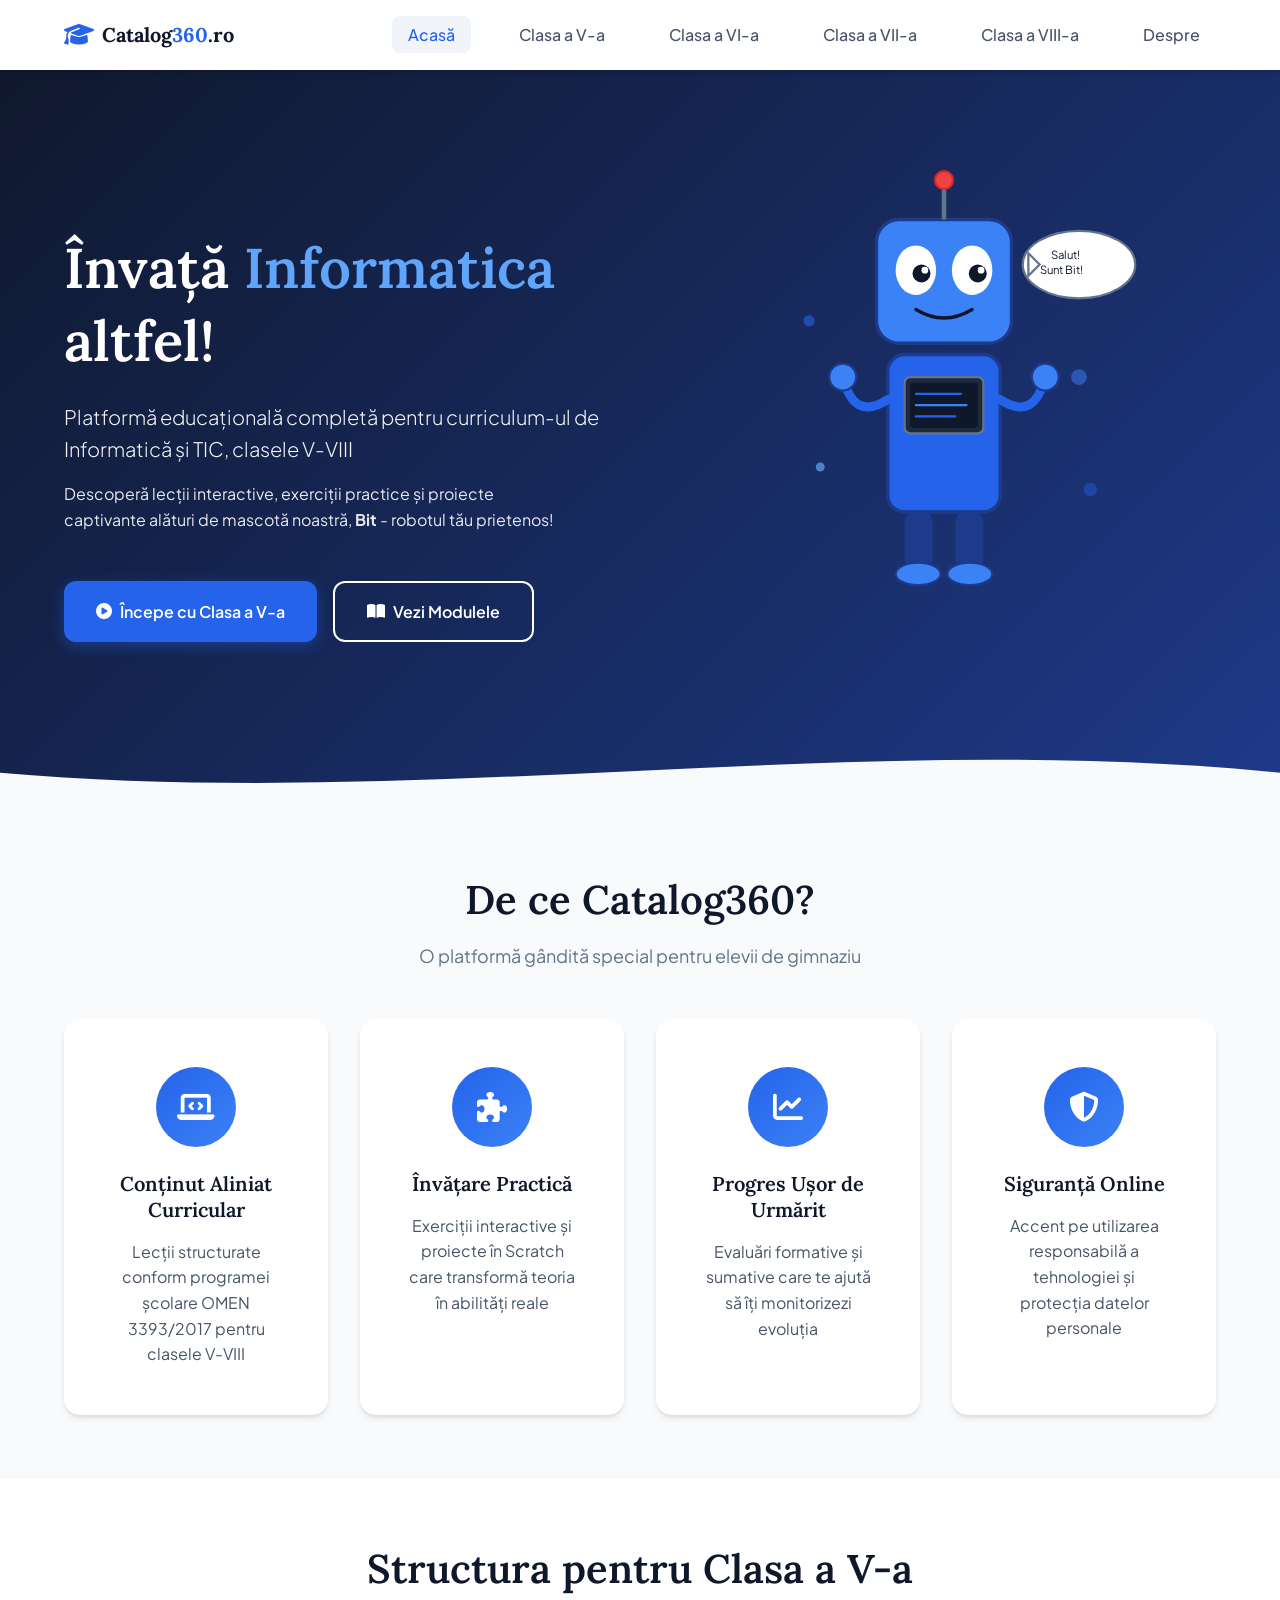
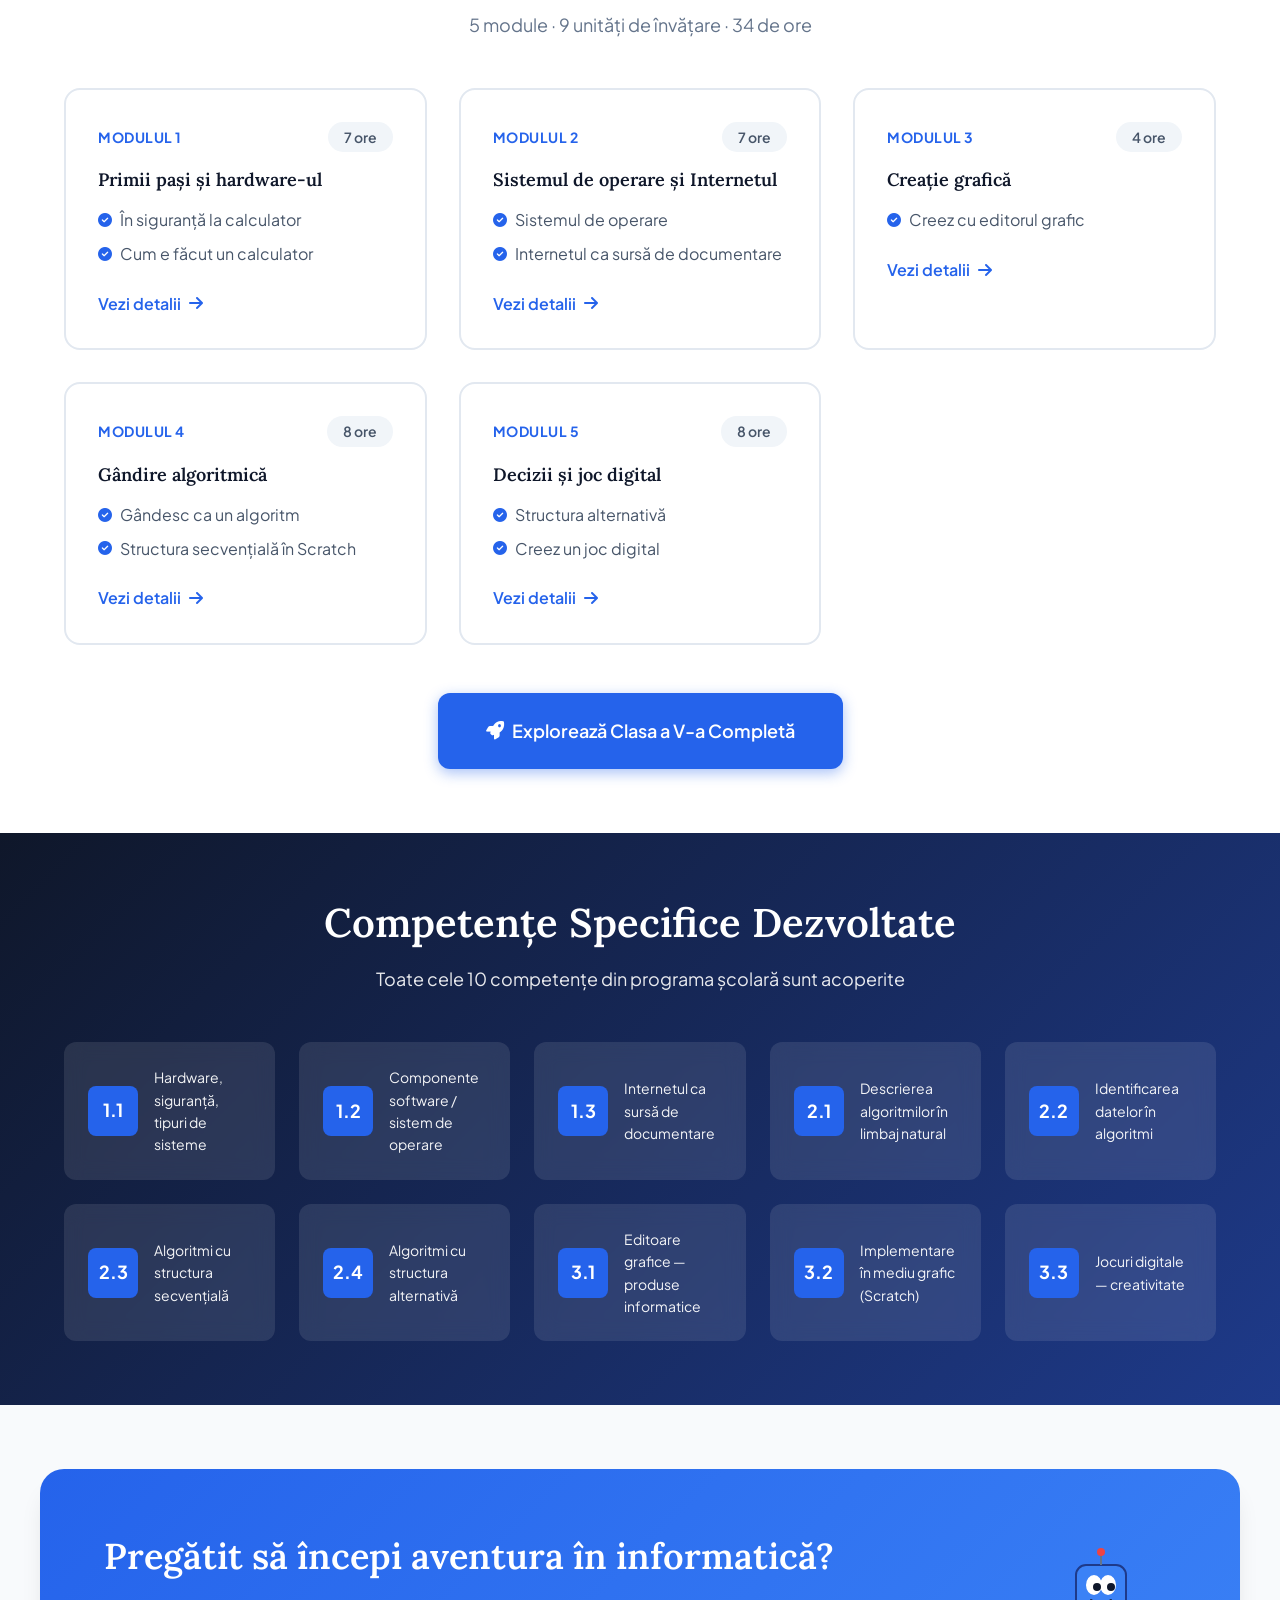
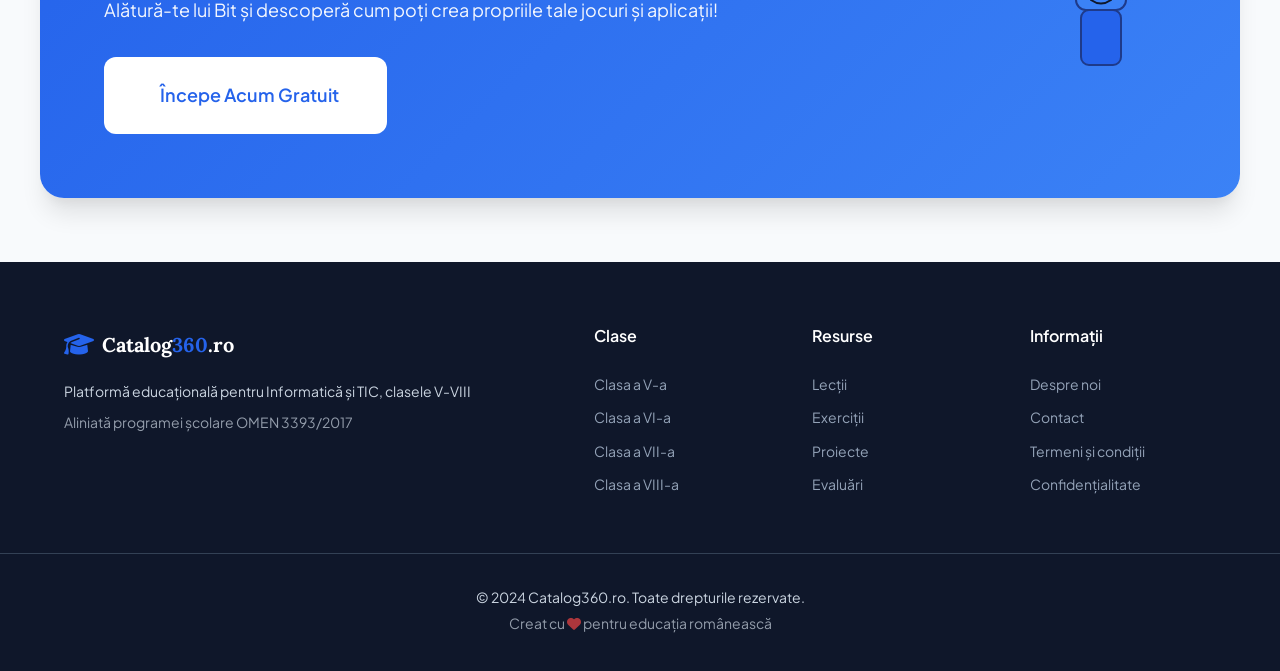
<file: index.html>
<!DOCTYPE html>
<html lang="ro">
<head>
    <meta charset="UTF-8">
    <meta name="viewport" content="width=device-width, initial-scale=1.0">
    <title>Catalog360.ro - Informatică și TIC Clasa a V-a</title>
    
    <!-- Google Fonts -->
    <link rel="preconnect" href="https://fonts.googleapis.com">
    <link rel="preconnect" href="https://fonts.gstatic.com" crossorigin>
    <link href="https://fonts.googleapis.com/css2?family=Lora:ital,wght@0,400;0,600;0,700;1,400&family=Plus+Jakarta+Sans:wght@300;400;500;600;700&family=JetBrains+Mono:wght@400;500&display=swap" rel="stylesheet">
    
    <!-- Font Awesome for icons -->
    <link rel="stylesheet" href="https://cdnjs.cloudflare.com/ajax/libs/font-awesome/6.4.0/css/all.min.css">
    
    <!-- Custom CSS -->
    <link rel="stylesheet" href="css/style.css">
</head>
<body>
    <!-- Navigation -->
    <nav class="navbar">
        <div class="container nav-container">
            <a href="index.html" class="logo">
                <span class="logo-icon"><i class="fas fa-graduation-cap"></i></span>
                <span class="logo-text">Catalog<span class="highlight">360</span>.ro</span>
            </a>
            
            <button class="mobile-menu-btn" aria-label="Meniu">
                <i class="fas fa-bars"></i>
            </button>
            
            <ul class="nav-menu">
                <li><a href="index.html" class="nav-link active">Acasă</a></li>
                <li><a href="clasa-v.html" class="nav-link">Clasa a V-a</a></li>
                <li><a href="#" class="nav-link">Clasa a VI-a</a></li>
                <li><a href="#" class="nav-link">Clasa a VII-a</a></li>
                <li><a href="#" class="nav-link">Clasa a VIII-a</a></li>
                <li><a href="despre.html" class="nav-link">Despre</a></li>
            </ul>
        </div>
    </nav>

    <!-- Hero Section with Mascot -->
    <section class="hero">
        <div class="container hero-container">
            <div class="hero-content">
                <h1>Învață <span class="highlight">Informatica</span> altfel!</h1>
                <p class="hero-subtitle">Platformă educațională completă pentru curriculum-ul de Informatică și TIC, clasele V-VIII</p>
                <p class="hero-description">Descoperă lecții interactive, exerciții practice și proiecte captivante alături de mascotă noastră, <strong>Bit</strong> - robotul tău prietenos!</p>
                <div class="hero-buttons">
                    <a href="clasa-v.html" class="btn btn-primary">
                        <i class="fas fa-play-circle"></i> Începe cu Clasa a V-a
                    </a>
                    <a href="#module" class="btn btn-secondary">
                        <i class="fas fa-book-open"></i> Vezi Modulele
                    </a>
                </div>
            </div>
            <div class="hero-mascot">
                <div class="mascot-container">
                    <svg class="mascot-svg" viewBox="0 0 400 500" xmlns="http://www.w3.org/2000/svg">
                        <!-- Bit the Robot Mascot -->
                        <!-- Body -->
                        <rect x="150" y="180" width="100" height="140" rx="15" fill="#2563eb" stroke="#1e3a8a" stroke-width="3"/>
                        
                        <!-- Head -->
                        <rect x="140" y="60" width="120" height="110" rx="20" fill="#3b82f6" stroke="#1e3a8a" stroke-width="3"/>
                        
                        <!-- Eyes -->
                        <ellipse cx="175" cy="105" rx="18" ry="22" fill="white"/>
                        <ellipse cx="225" cy="105" rx="18" ry="22" fill="white"/>
                        <circle cx="180" cy="108" r="8" fill="#0f172a"/>
                        <circle cx="230" cy="108" r="8" fill="#0f172a"/>
                        <circle cx="183" cy="105" r="3" fill="white"/>
                        <circle cx="233" cy="105" r="3" fill="white"/>
                        
                        <!-- Antenna -->
                        <line x1="200" y1="60" x2="200" y2="30" stroke="#64748b" stroke-width="4"/>
                        <circle cx="200" cy="25" r="8" fill="#ef4444" stroke="#dc2626" stroke-width="2"/>
                        
                        <!-- Smile -->
                        <path d="M 175 140 Q 200 155 225 140" stroke="#0f172a" stroke-width="3" fill="none" stroke-linecap="round"/>
                        
                        <!-- Arms -->
                        <path d="M 150 220 Q 120 240 110 200" stroke="#2563eb" stroke-width="8" fill="none" stroke-linecap="round"/>
                        <path d="M 250 220 Q 280 240 290 200" stroke="#2563eb" stroke-width="8" fill="none" stroke-linecap="round"/>
                        
                        <!-- Hands -->
                        <circle cx="110" cy="200" r="12" fill="#3b82f6" stroke="#1e3a8a" stroke-width="2"/>
                        <circle cx="290" cy="200" r="12" fill="#3b82f6" stroke="#1e3a8a" stroke-width="2"/>
                        
                        <!-- Screen on chest -->
                        <rect x="165" y="200" width="70" height="50" rx="5" fill="#1e293b" stroke="#64748b" stroke-width="2"/>
                        <rect x="170" y="205" width="60" height="40" rx="3" fill="#0f172a"/>
                        <!-- Code lines on screen -->
                        <line x1="175" y1="215" x2="215" y2="215" stroke="#2563eb" stroke-width="2" stroke-linecap="round"/>
                        <line x1="175" y1="225" x2="220" y2="225" stroke="#3b82f6" stroke-width="2" stroke-linecap="round"/>
                        <line x1="175" y1="235" x2="210" y2="235" stroke="#2563eb" stroke-width="2" stroke-linecap="round"/>
                        
                        <!-- Legs -->
                        <rect x="165" y="320" width="25" height="50" rx="8" fill="#1e3a8a"/>
                        <rect x="210" y="320" width="25" height="50" rx="8" fill="#1e3a8a"/>
                        
                        <!-- Feet -->
                        <ellipse cx="177" cy="375" rx="20" ry="10" fill="#3b82f6" stroke="#1e3a8a" stroke-width="2"/>
                        <ellipse cx="223" cy="375" rx="20" ry="10" fill="#3b82f6" stroke="#1e3a8a" stroke-width="2"/>
                        
                        <!-- Speech bubble -->
                        <ellipse cx="320" cy="100" rx="50" ry="30" fill="white" stroke="#64748b" stroke-width="2"/>
                        <polygon points="275,90 285,100 275,110" fill="white" stroke="#64748b" stroke-width="2"/>
                        <text x="295" y="95" font-family="'Plus Jakarta Sans', sans-serif" font-size="10" fill="#0f172a">Salut!</text>
                        <text x="285" y="108" font-family="'Plus Jakarta Sans', sans-serif" font-size="10" fill="#0f172a">Sunt Bit!</text>
                        
                        <!-- Decorative elements -->
                        <circle cx="80" cy="150" r="5" fill="#2563eb" opacity="0.6"/>
                        <circle cx="320" cy="200" r="7" fill="#3b82f6" opacity="0.5"/>
                        <circle cx="90" cy="280" r="4" fill="#60a5fa" opacity="0.7"/>
                        <circle cx="330" cy="300" r="6" fill="#2563eb" opacity="0.4"/>
                    </svg>
                </div>
            </div>
        </div>
        
        <!-- Wave divider -->
        <div class="wave-divider">
            <svg viewBox="0 0 1440 120" preserveAspectRatio="none" xmlns="http://www.w3.org/2000/svg">
                <path d="M0,64 C480,120 960,0 1440,64 L1440,120 L0,120 Z" fill="#f8fafc"/>
            </svg>
        </div>
    </section>

    <!-- Features Section -->
    <section class="features" id="features">
        <div class="container">
            <h2 class="section-title">De ce Catalog360?</h2>
            <p class="section-subtitle">O platformă gândită special pentru elevii de gimnaziu</p>
            
            <div class="features-grid">
                <div class="feature-card">
                    <div class="feature-icon">
                        <i class="fas fa-laptop-code"></i>
                    </div>
                    <h3>Conținut Aliniat Curricular</h3>
                    <p>Lecții structurate conform programei școlare OMEN 3393/2017 pentru clasele V-VIII</p>
                </div>
                
                <div class="feature-card">
                    <div class="feature-icon">
                        <i class="fas fa-puzzle-piece"></i>
                    </div>
                    <h3>Învățare Practică</h3>
                    <p>Exerciții interactive și proiecte în Scratch care transformă teoria în abilități reale</p>
                </div>
                
                <div class="feature-card">
                    <div class="feature-icon">
                        <i class="fas fa-chart-line"></i>
                    </div>
                    <h3>Progres Ușor de Urmărit</h3>
                    <p>Evaluări formative și sumative care te ajută să îți monitorizezi evoluția</p>
                </div>
                
                <div class="feature-card">
                    <div class="feature-icon">
                        <i class="fas fa-shield-alt"></i>
                    </div>
                    <h3>Siguranță Online</h3>
                    <p>Accent pe utilizarea responsabilă a tehnologiei și protecția datelor personale</p>
                </div>
            </div>
        </div>
    </section>

    <!-- Modules Preview Section -->
    <section class="modules-preview" id="module">
        <div class="container">
            <h2 class="section-title">Structura pentru Clasa a V-a</h2>
            <p class="section-subtitle">5 module · 9 unități de învățare · 34 de ore</p>
            
            <div class="modules-timeline">
                <div class="module-card">
                    <div class="module-header">
                        <span class="module-number">Modulul 1</span>
                        <span class="module-hours">7 ore</span>
                    </div>
                    <h3>Primii pași și hardware-ul</h3>
                    <ul class="module-topics">
                        <li><i class="fas fa-check-circle"></i> În siguranță la calculator</li>
                        <li><i class="fas fa-check-circle"></i> Cum e făcut un calculator</li>
                    </ul>
                    <a href="clasa-v.html#modul1" class="module-link">Vezi detalii <i class="fas fa-arrow-right"></i></a>
                </div>
                
                <div class="module-card">
                    <div class="module-header">
                        <span class="module-number">Modulul 2</span>
                        <span class="module-hours">7 ore</span>
                    </div>
                    <h3>Sistemul de operare și Internetul</h3>
                    <ul class="module-topics">
                        <li><i class="fas fa-check-circle"></i> Sistemul de operare</li>
                        <li><i class="fas fa-check-circle"></i> Internetul ca sursă de documentare</li>
                    </ul>
                    <a href="clasa-v.html#modul2" class="module-link">Vezi detalii <i class="fas fa-arrow-right"></i></a>
                </div>
                
                <div class="module-card">
                    <div class="module-header">
                        <span class="module-number">Modulul 3</span>
                        <span class="module-hours">4 ore</span>
                    </div>
                    <h3>Creație grafică</h3>
                    <ul class="module-topics">
                        <li><i class="fas fa-check-circle"></i> Creez cu editorul grafic</li>
                    </ul>
                    <a href="clasa-v.html#modul3" class="module-link">Vezi detalii <i class="fas fa-arrow-right"></i></a>
                </div>
                
                <div class="module-card">
                    <div class="module-header">
                        <span class="module-number">Modulul 4</span>
                        <span class="module-hours">8 ore</span>
                    </div>
                    <h3>Gândire algoritmică</h3>
                    <ul class="module-topics">
                        <li><i class="fas fa-check-circle"></i> Gândesc ca un algoritm</li>
                        <li><i class="fas fa-check-circle"></i> Structura secvențială în Scratch</li>
                    </ul>
                    <a href="clasa-v.html#modul4" class="module-link">Vezi detalii <i class="fas fa-arrow-right"></i></a>
                </div>
                
                <div class="module-card">
                    <div class="module-header">
                        <span class="module-number">Modulul 5</span>
                        <span class="module-hours">8 ore</span>
                    </div>
                    <h3>Decizii și joc digital</h3>
                    <ul class="module-topics">
                        <li><i class="fas fa-check-circle"></i> Structura alternativă</li>
                        <li><i class="fas fa-check-circle"></i> Creez un joc digital</li>
                    </ul>
                    <a href="clasa-v.html#modul5" class="module-link">Vezi detalii <i class="fas fa-arrow-right"></i></a>
                </div>
            </div>
            
            <div style="text-align: center; margin-top: 3rem;">
                <a href="clasa-v.html" class="btn btn-primary btn-large">
                    <i class="fas fa-rocket"></i> Explorează Clasa a V-a Completă
                </a>
            </div>
        </div>
    </section>

    <!-- Competencies Section -->
    <section class="competencies">
        <div class="container">
            <h2 class="section-title">Competențe Specifice Dezvoltate</h2>
            <p class="section-subtitle">Toate cele 10 competențe din programa școlară sunt acoperite</p>
            
            <div class="competencies-grid">
                <div class="competency-item">
                    <div class="competency-badge">1.1</div>
                    <p>Hardware, siguranță, tipuri de sisteme</p>
                </div>
                <div class="competency-item">
                    <div class="competency-badge">1.2</div>
                    <p>Componente software / sistem de operare</p>
                </div>
                <div class="competency-item">
                    <div class="competency-badge">1.3</div>
                    <p>Internetul ca sursă de documentare</p>
                </div>
                <div class="competency-item">
                    <div class="competency-badge">2.1</div>
                    <p>Descrierea algoritmilor în limbaj natural</p>
                </div>
                <div class="competency-item">
                    <div class="competency-badge">2.2</div>
                    <p>Identificarea datelor în algoritmi</p>
                </div>
                <div class="competency-item">
                    <div class="competency-badge">2.3</div>
                    <p>Algoritmi cu structura secvențială</p>
                </div>
                <div class="competency-item">
                    <div class="competency-badge">2.4</div>
                    <p>Algoritmi cu structura alternativă</p>
                </div>
                <div class="competency-item">
                    <div class="competency-badge">3.1</div>
                    <p>Editoare grafice — produse informatice</p>
                </div>
                <div class="competency-item">
                    <div class="competency-badge">3.2</div>
                    <p>Implementare în mediu grafic (Scratch)</p>
                </div>
                <div class="competency-item">
                    <div class="competency-badge">3.3</div>
                    <p>Jocuri digitale — creativitate</p>
                </div>
            </div>
        </div>
    </section>

    <!-- CTA Section -->
    <section class="cta-section">
        <div class="container cta-container">
            <div class="cta-content">
                <h2>Pregătit să începi aventura în informatică?</h2>
                <p>Alătură-te lui Bit și descoperă cum poți crea propriile tale jocuri și aplicații!</p>
                <a href="clasa-v.html" class="btn btn-white btn-large">
                    <i class="fas fa-start"></i> Începe Acum Gratuit
                </a>
            </div>
            <div class="cta-mascot-small">
                <svg viewBox="0 0 150 180" xmlns="http://www.w3.org/2000/svg">
                    <rect x="55" y="70" width="40" height="55" rx="8" fill="#2563eb" stroke="#1e3a8a" stroke-width="2"/>
                    <rect x="50" y="25" width="50" height="45" rx="10" fill="#3b82f6" stroke="#1e3a8a" stroke-width="2"/>
                    <ellipse cx="68" cy="45" rx="8" ry="10" fill="white"/>
                    <ellipse cx="82" cy="45" rx="8" ry="10" fill="white"/>
                    <circle cx="71" cy="47" r="4" fill="#0f172a"/>
                    <circle cx="85" cy="47" r="4" fill="#0f172a"/>
                    <path d="M 65 60 Q 75 67 85 60" stroke="#0f172a" stroke-width="2" fill="none" stroke-linecap="round"/>
                    <line x1="75" y1="25" x2="75" y2="15" stroke="#64748b" stroke-width="2"/>
                    <circle cx="75" cy="12" r="4" fill="#ef4444"/>
                </svg>
            </div>
        </div>
    </section>

    <!-- Footer -->
    <footer class="footer">
        <div class="container footer-container">
            <div class="footer-brand">
                <a href="index.html" class="logo">
                    <span class="logo-icon"><i class="fas fa-graduation-cap"></i></span>
                    <span class="logo-text">Catalog<span class="highlight">360</span>.ro</span>
                </a>
                <p>Platformă educațională pentru Informatică și TIC, clasele V-VIII</p>
                <p class="footer-note">Aliniată programei școlare OMEN 3393/2017</p>
            </div>
            
            <div class="footer-links">
                <div class="footer-column">
                    <h4>Clase</h4>
                    <ul>
                        <li><a href="clasa-v.html">Clasa a V-a</a></li>
                        <li><a href="#">Clasa a VI-a</a></li>
                        <li><a href="#">Clasa a VII-a</a></li>
                        <li><a href="#">Clasa a VIII-a</a></li>
                    </ul>
                </div>
                
                <div class="footer-column">
                    <h4>Resurse</h4>
                    <ul>
                        <li><a href="#">Lecții</a></li>
                        <li><a href="#">Exerciții</a></li>
                        <li><a href="#">Proiecte</a></li>
                        <li><a href="#">Evaluări</a></li>
                    </ul>
                </div>
                
                <div class="footer-column">
                    <h4>Informații</h4>
                    <ul>
                        <li><a href="despre.html">Despre noi</a></li>
                        <li><a href="#">Contact</a></li>
                        <li><a href="#">Termeni și condiții</a></li>
                        <li><a href="#">Confidențialitate</a></li>
                    </ul>
                </div>
            </div>
        </div>
        
        <div class="footer-bottom">
            <div class="container">
                <p>&copy; 2024 Catalog360.ro. Toate drepturile rezervate.</p>
                <p class="credit">Creat cu <i class="fas fa-heart"></i> pentru educația românească</p>
            </div>
        </div>
    </footer>

    <!-- JavaScript -->
    <script src="js/main.js"></script>
</body>
</html>
</file>
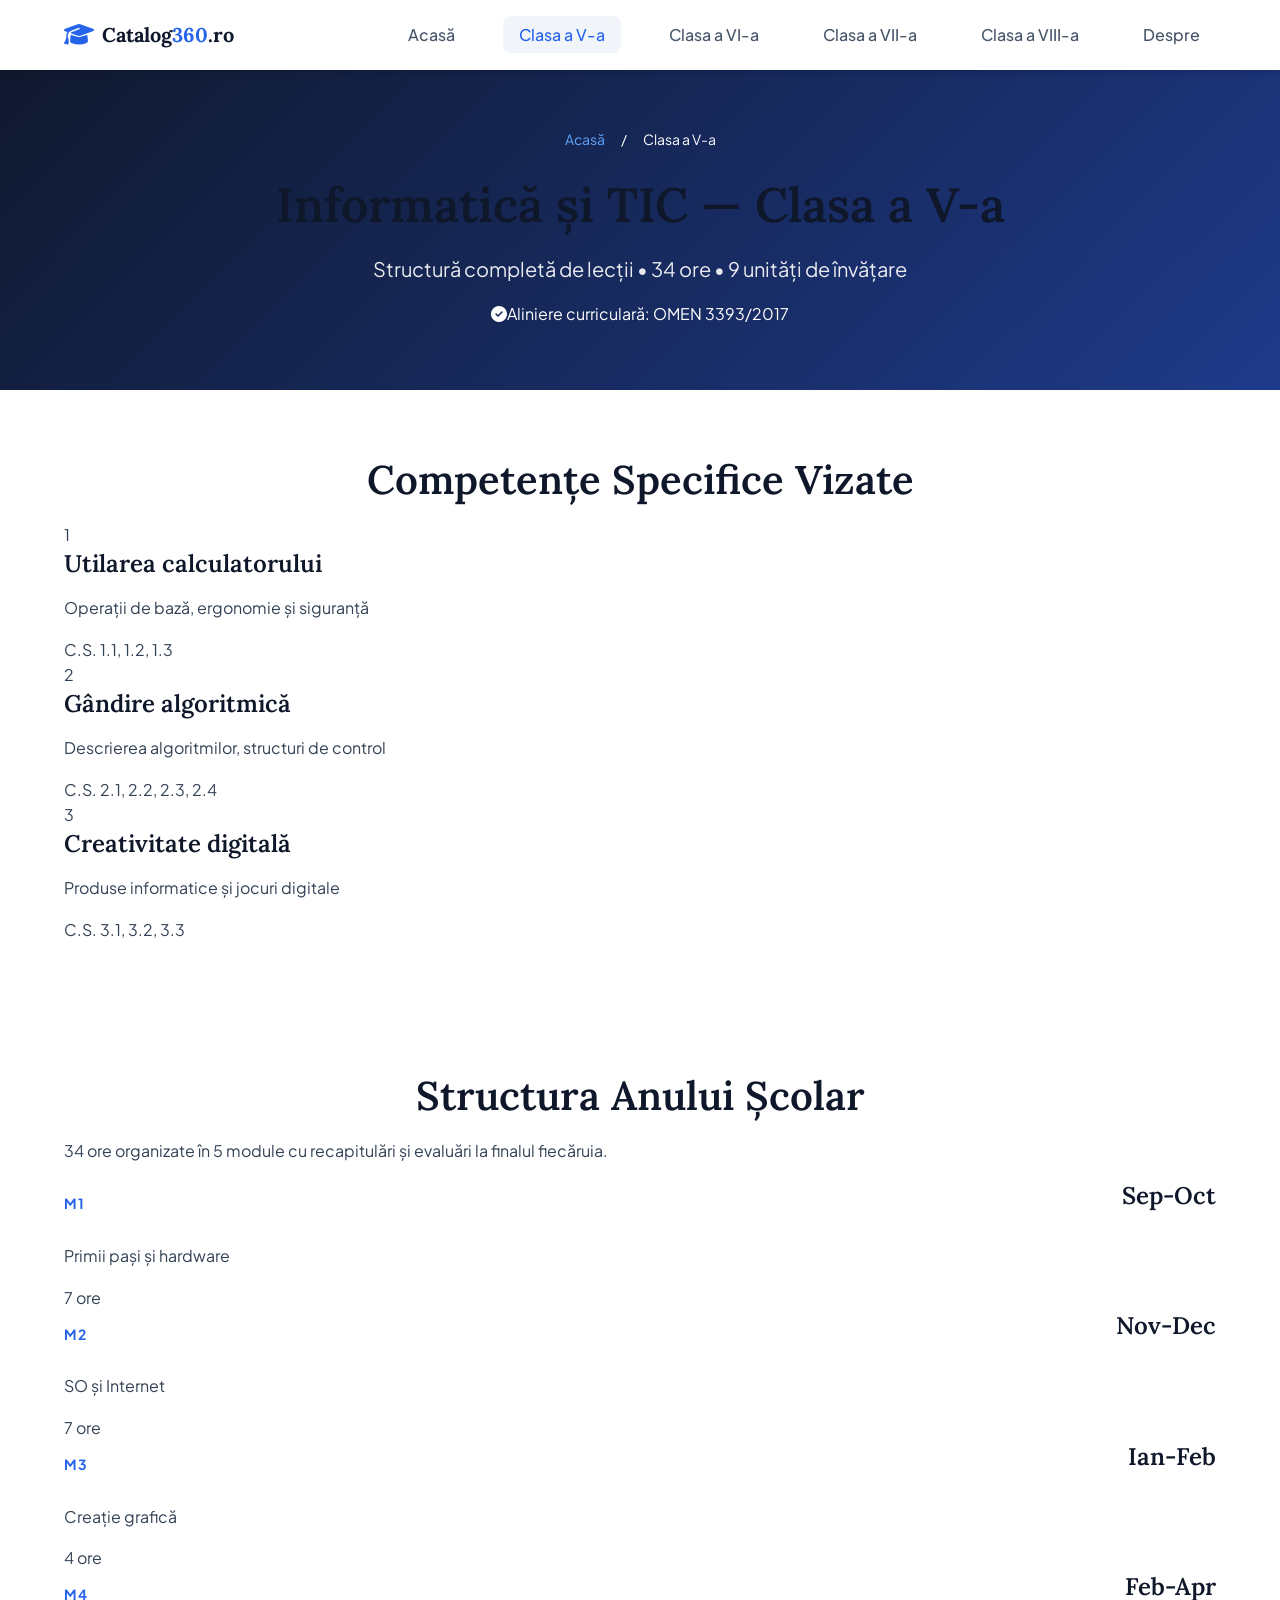
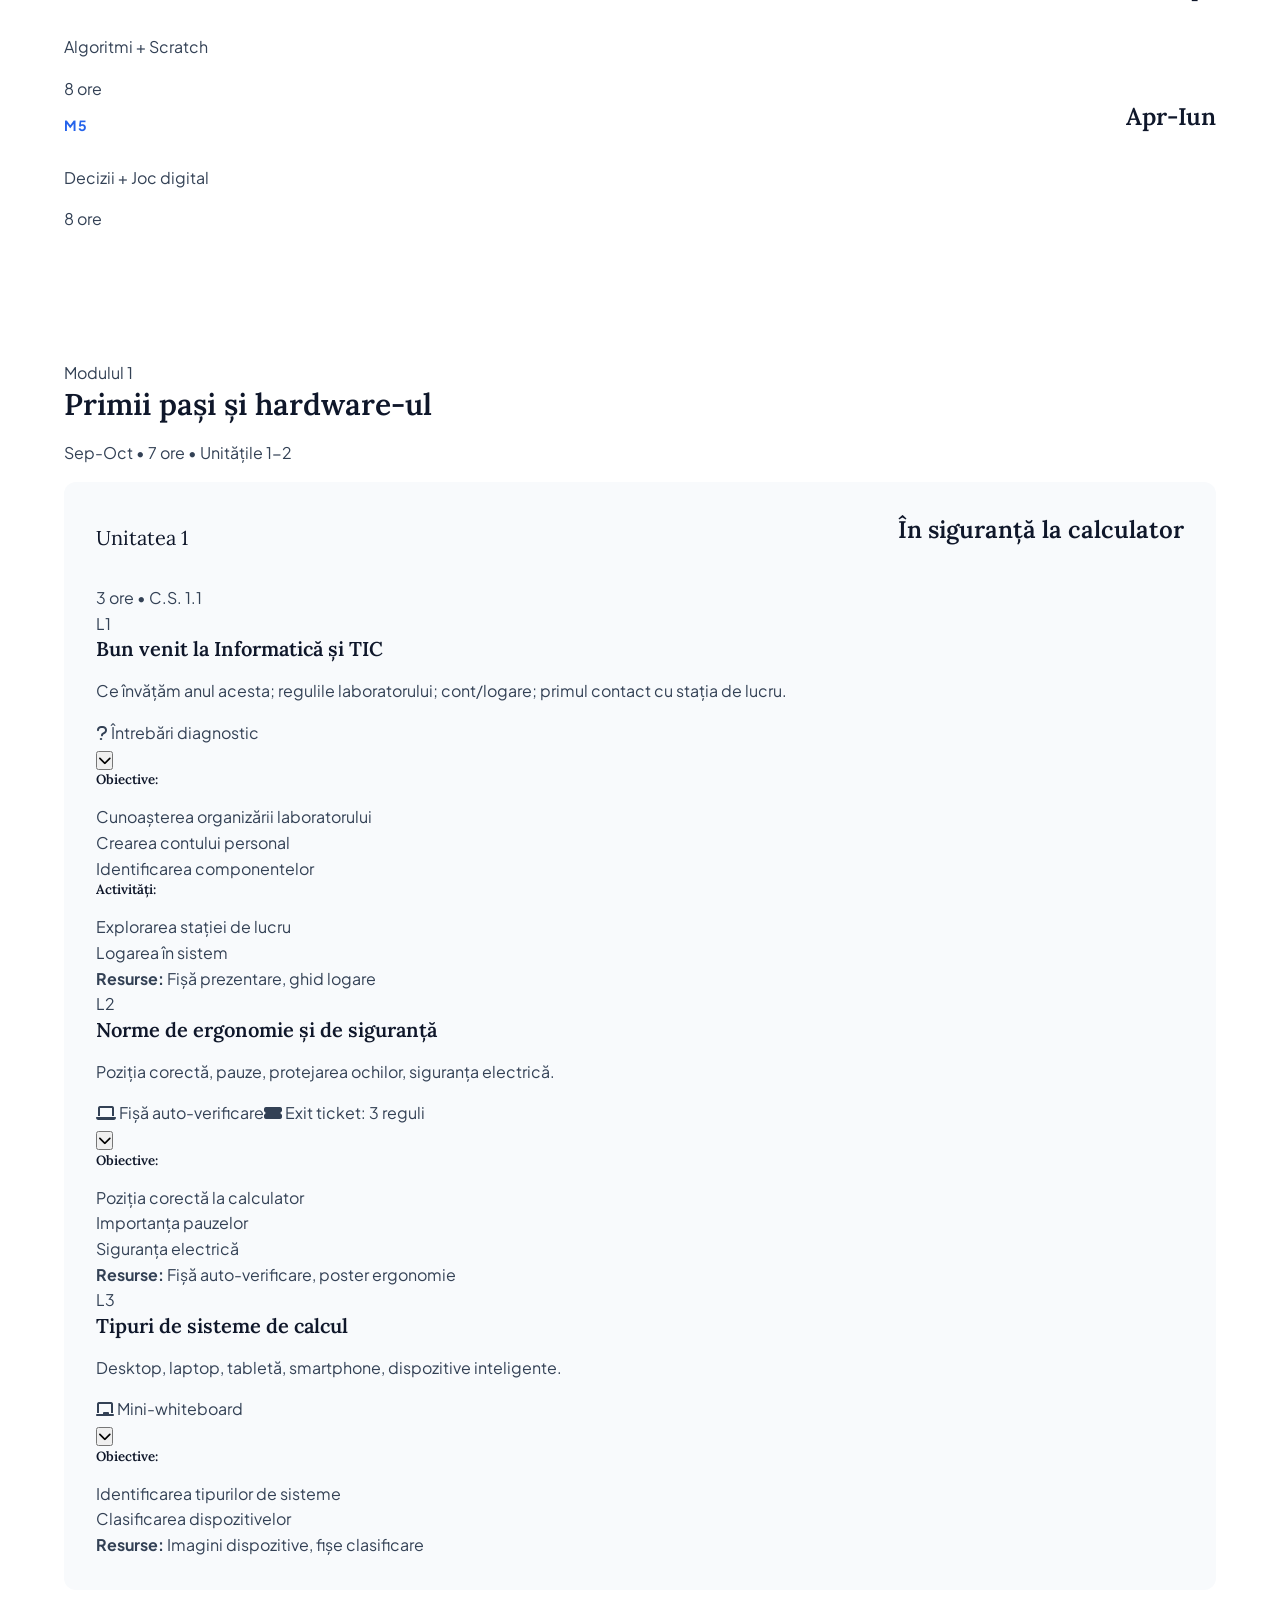
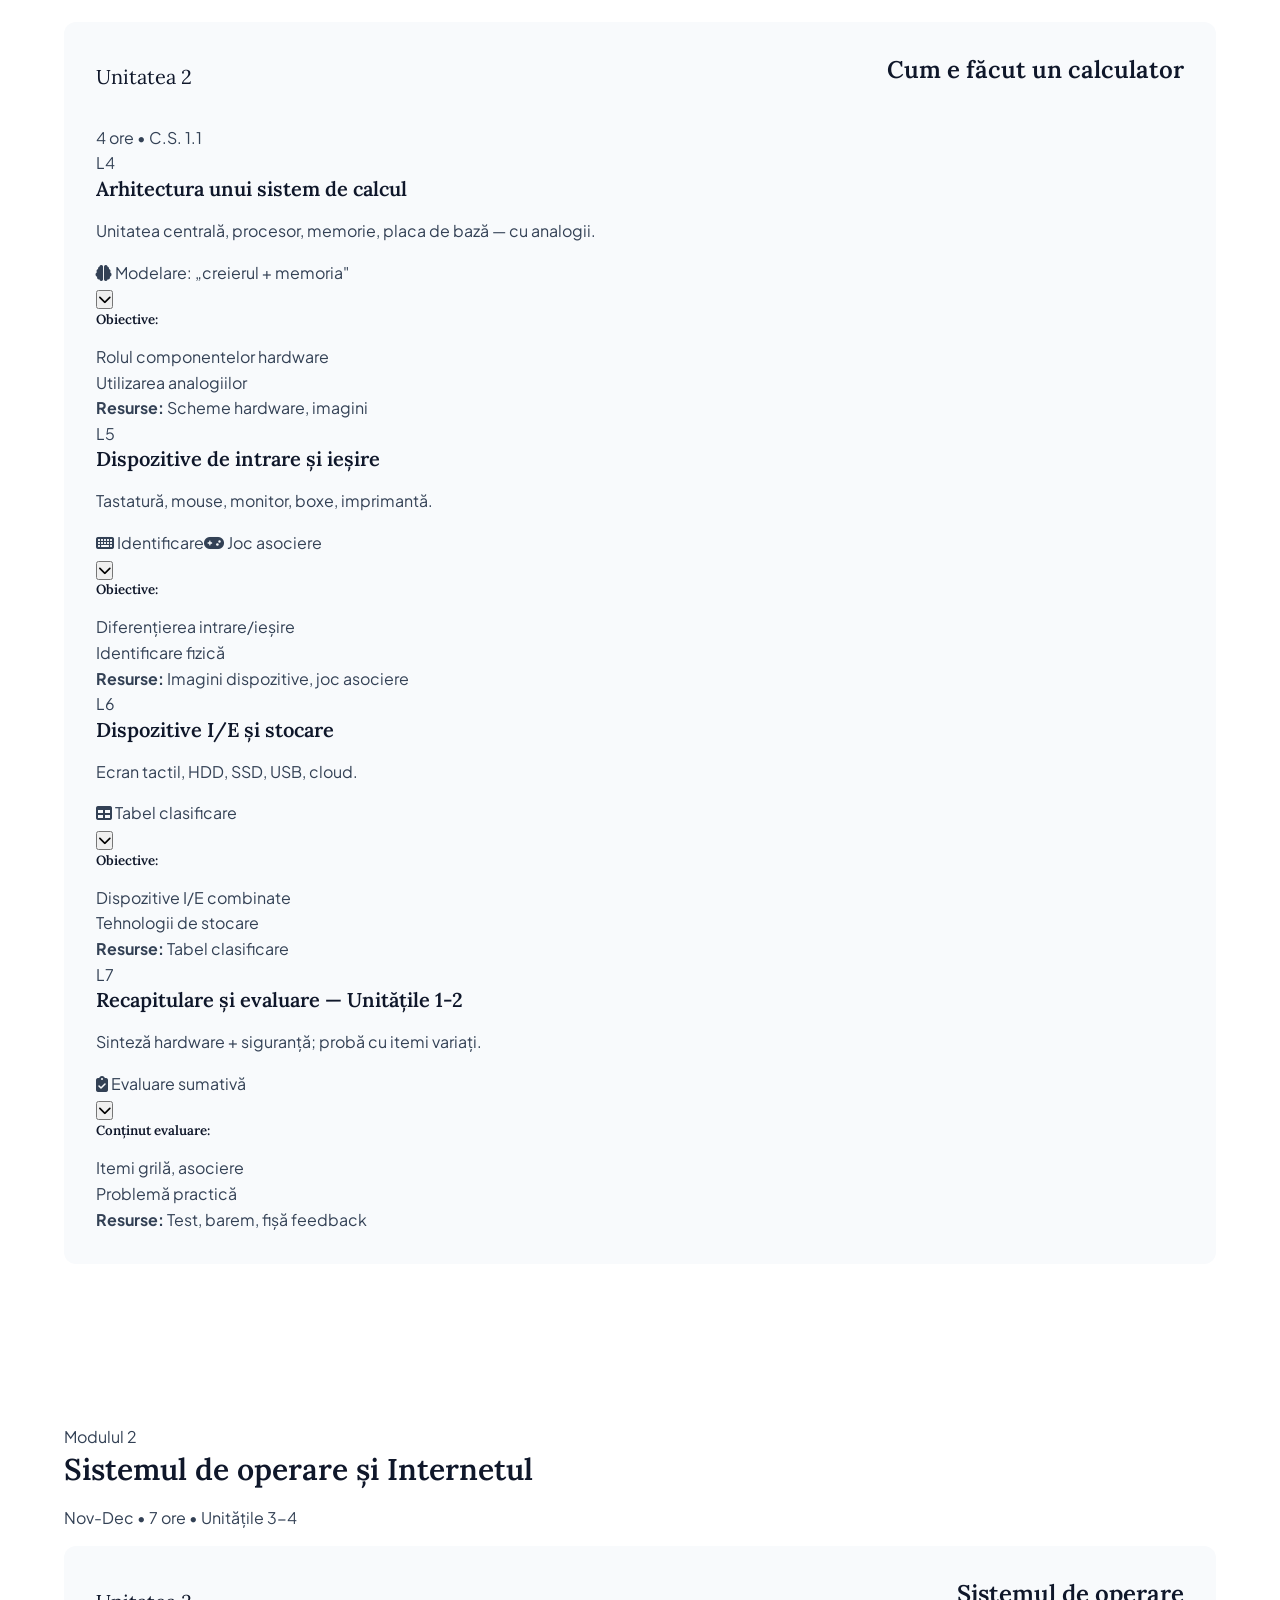
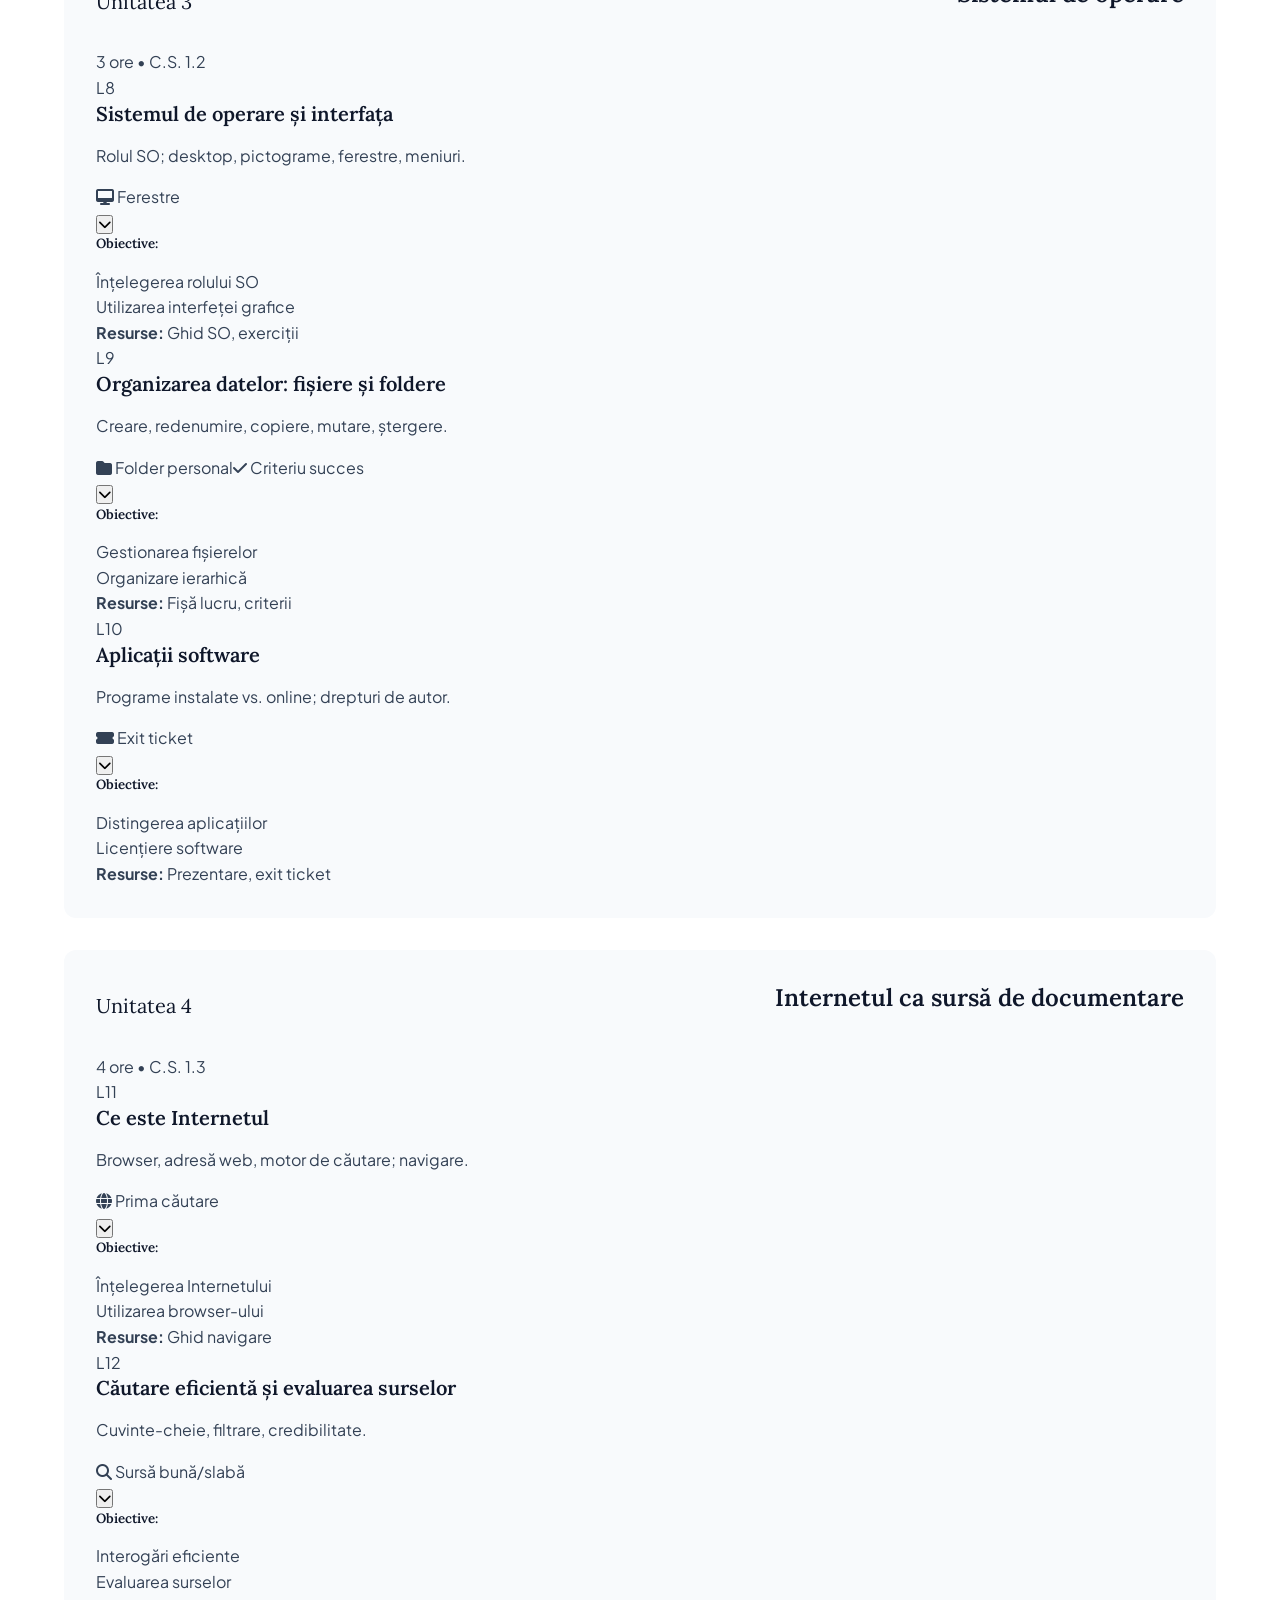
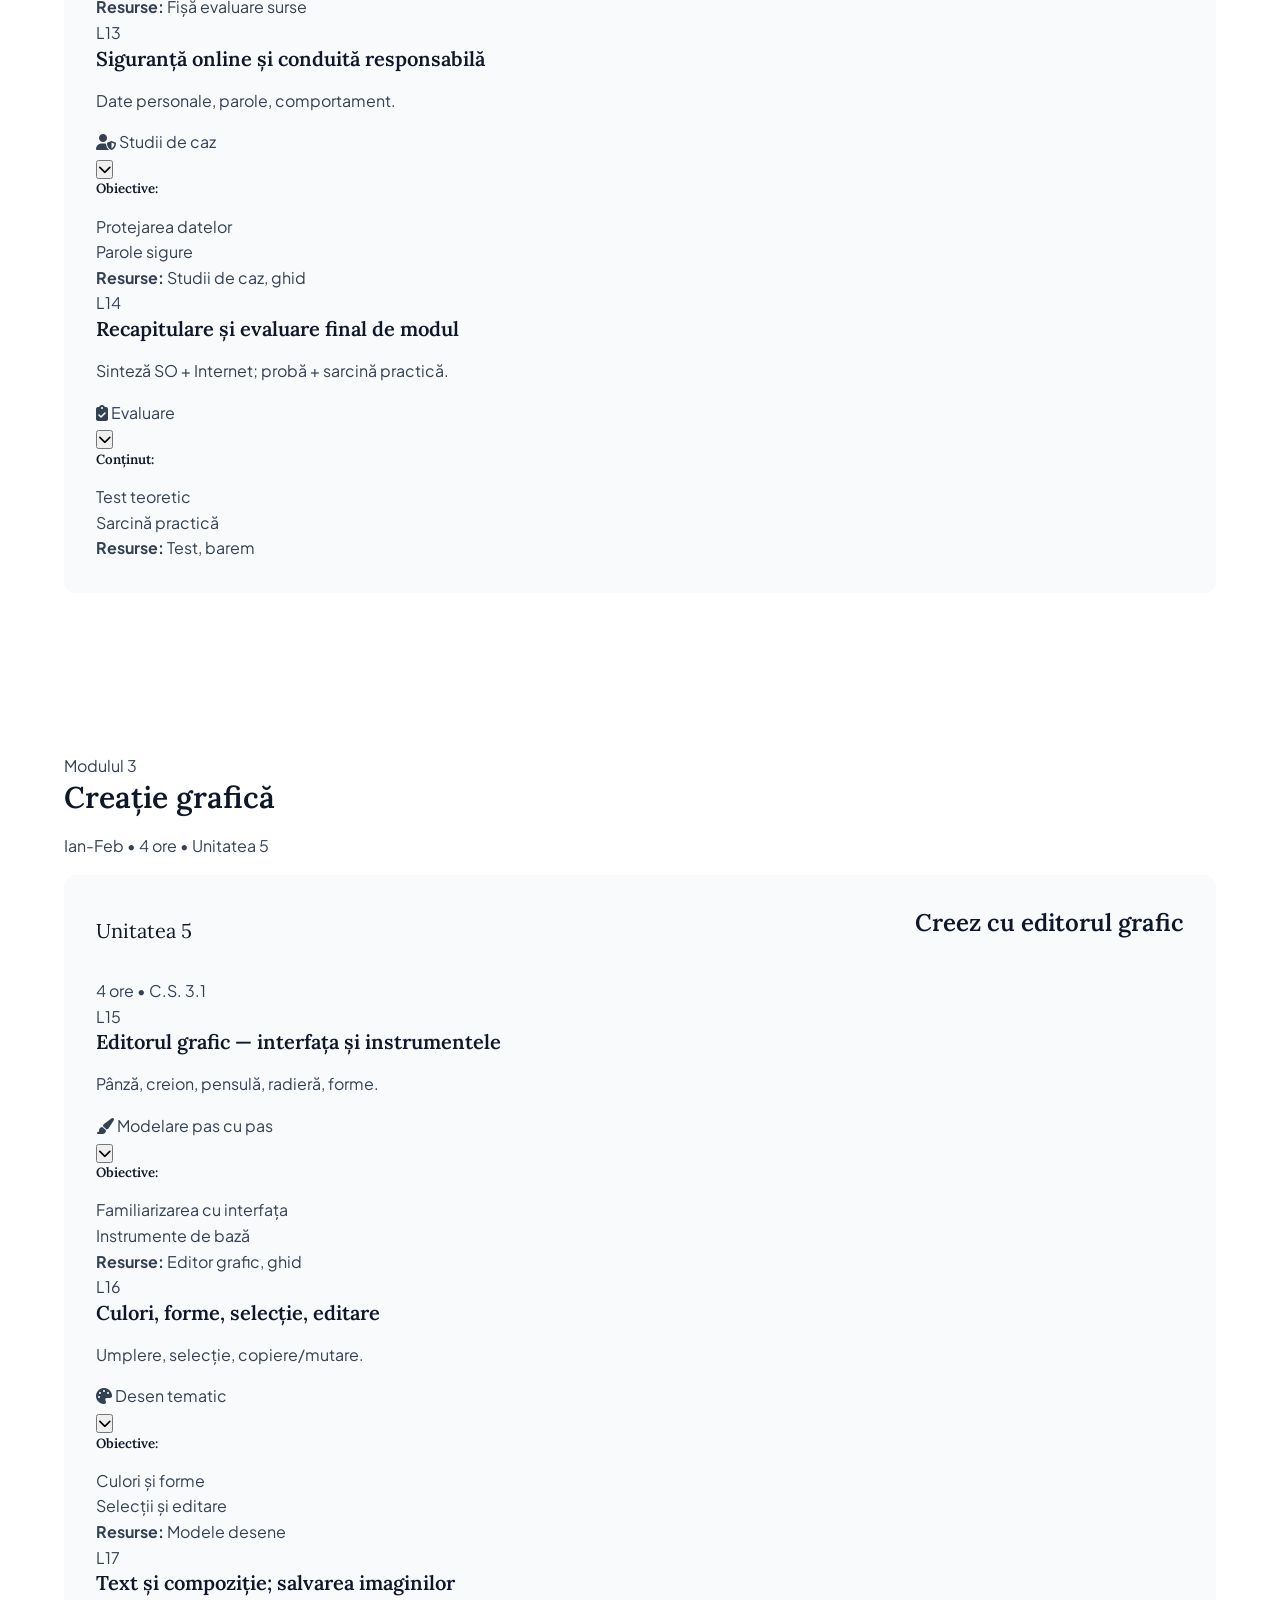
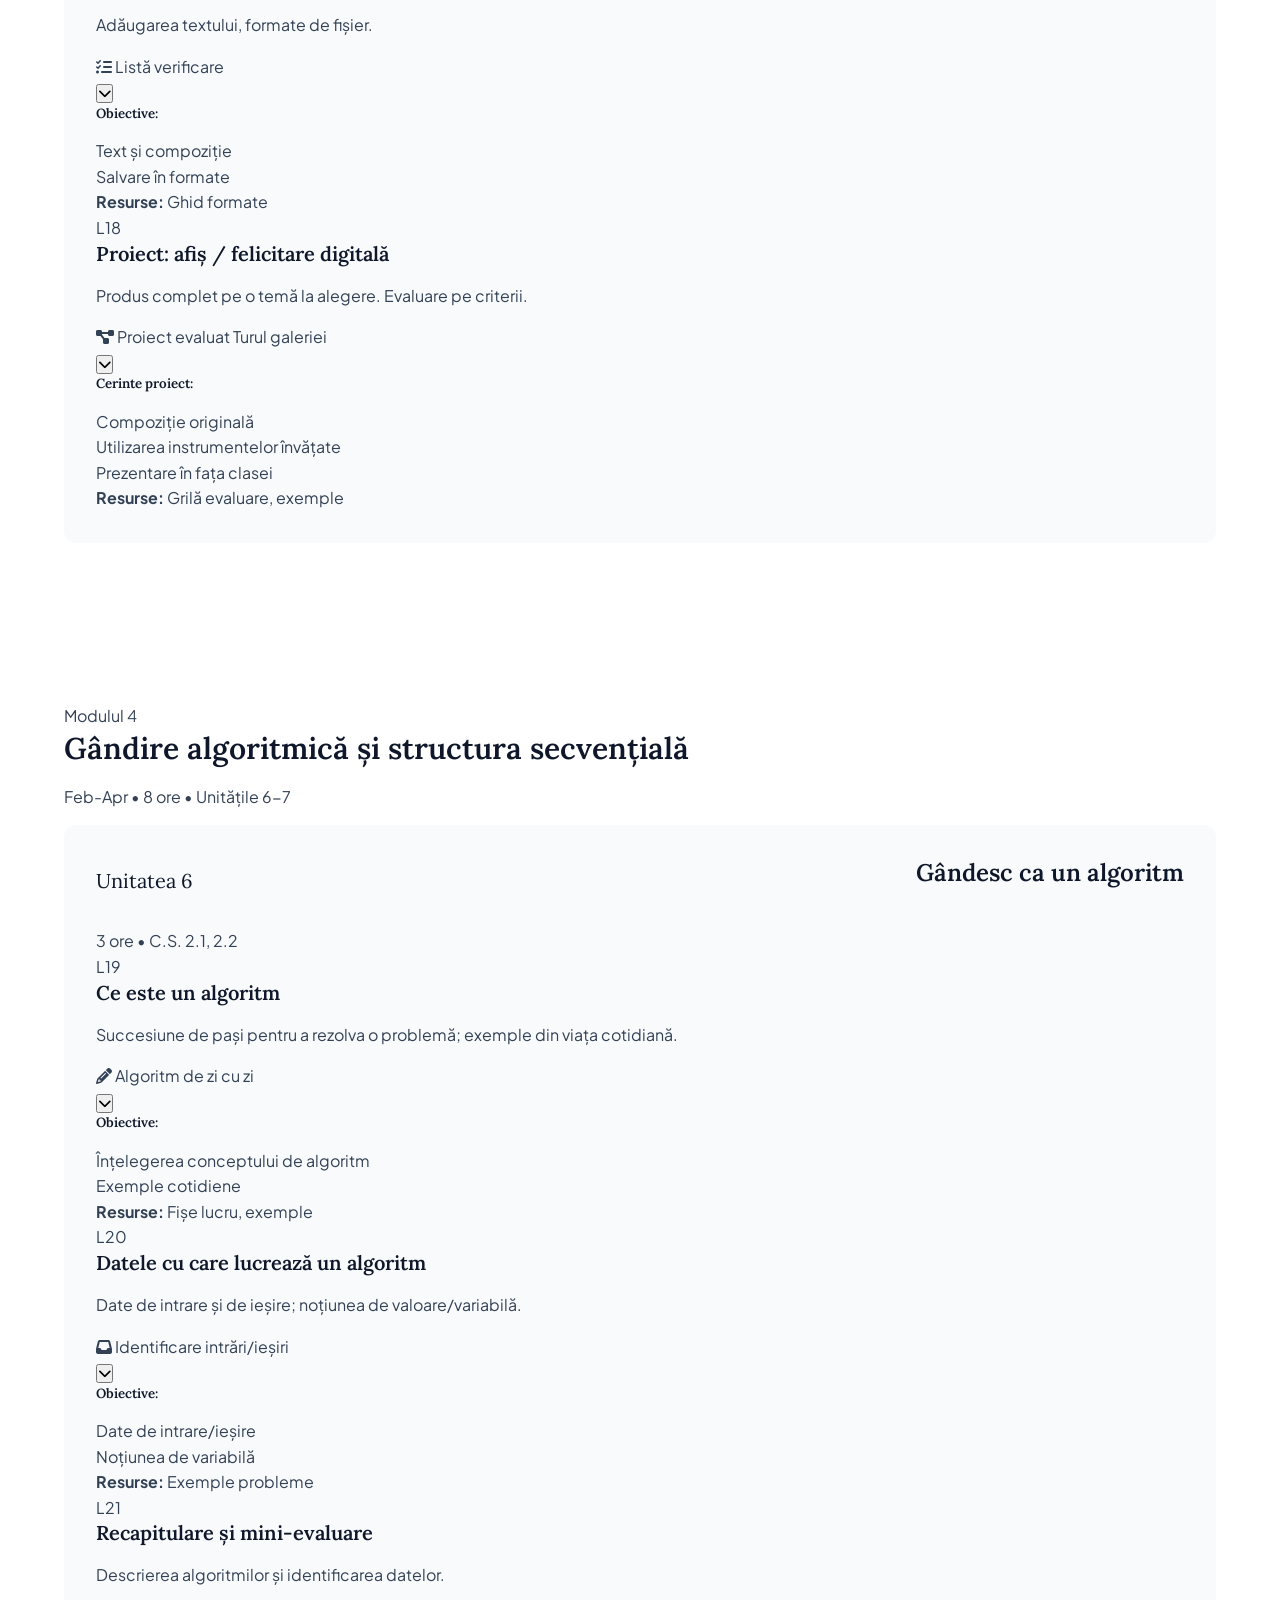
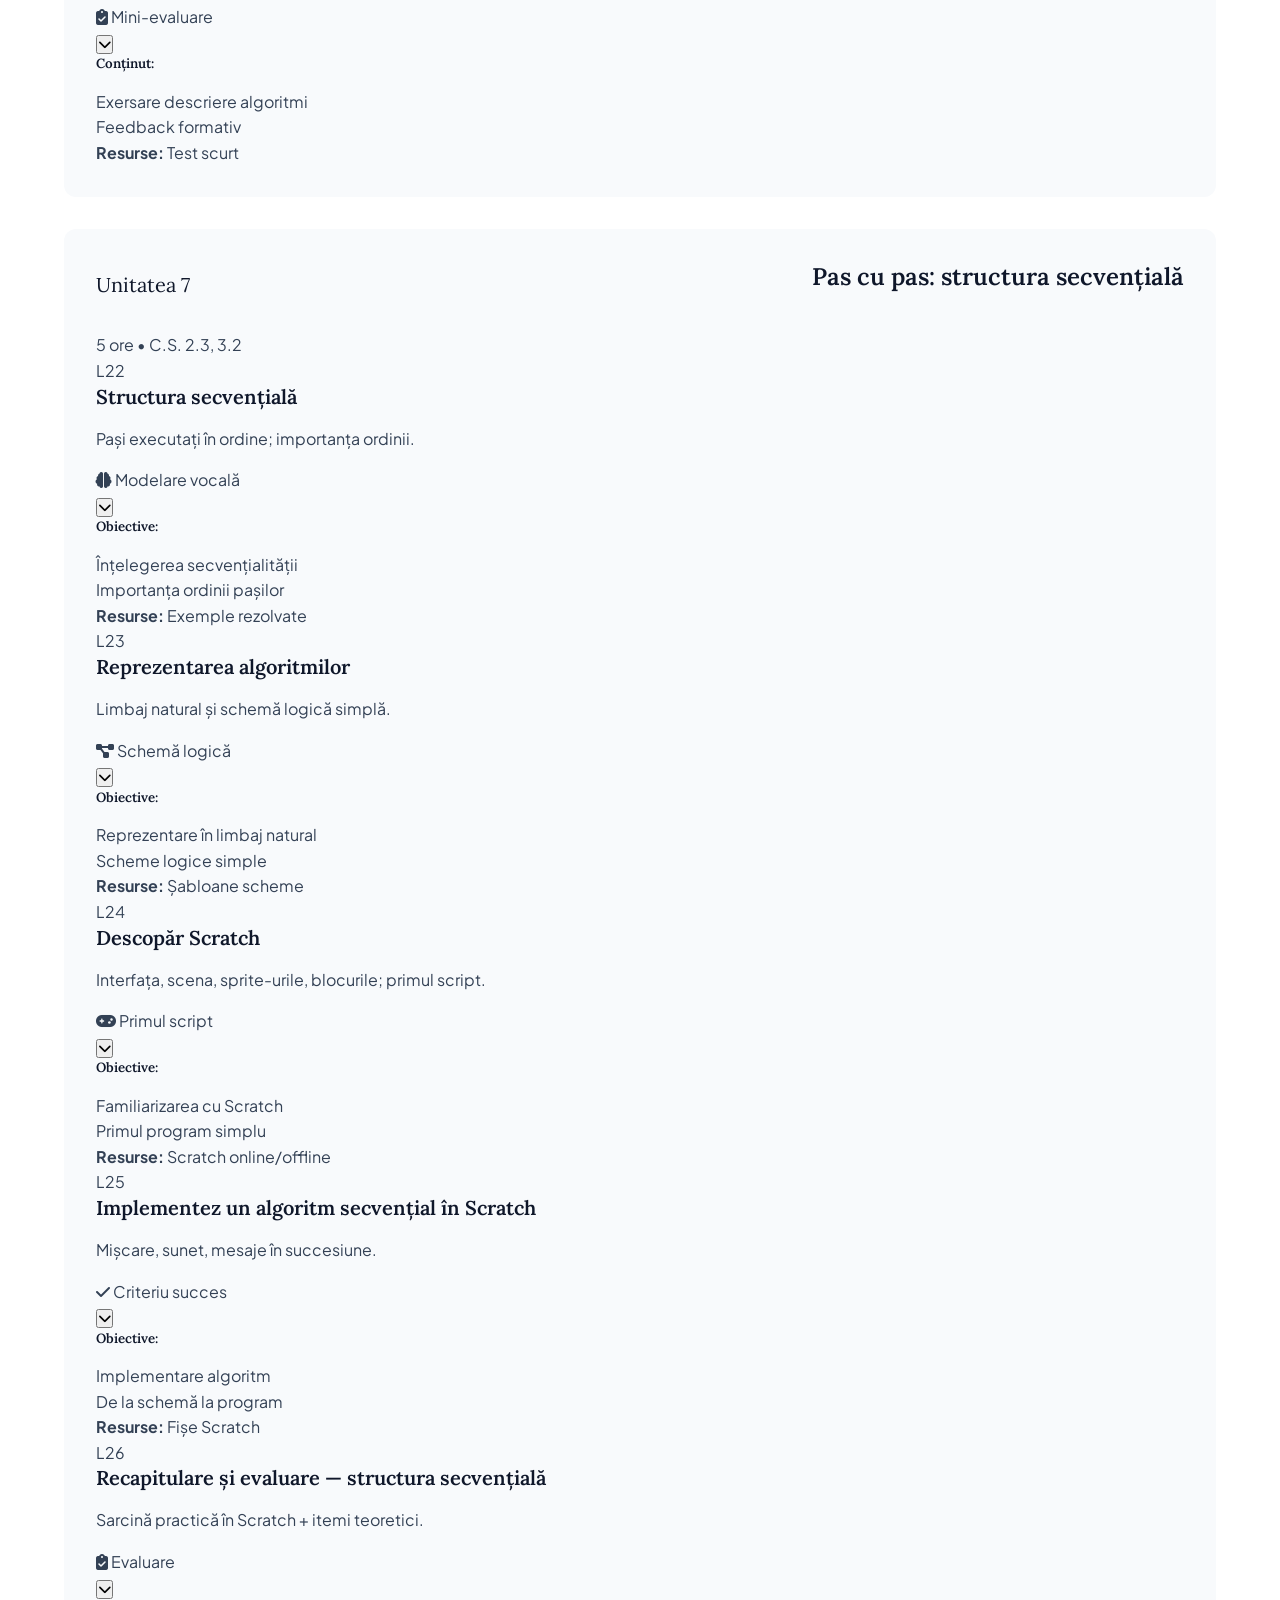
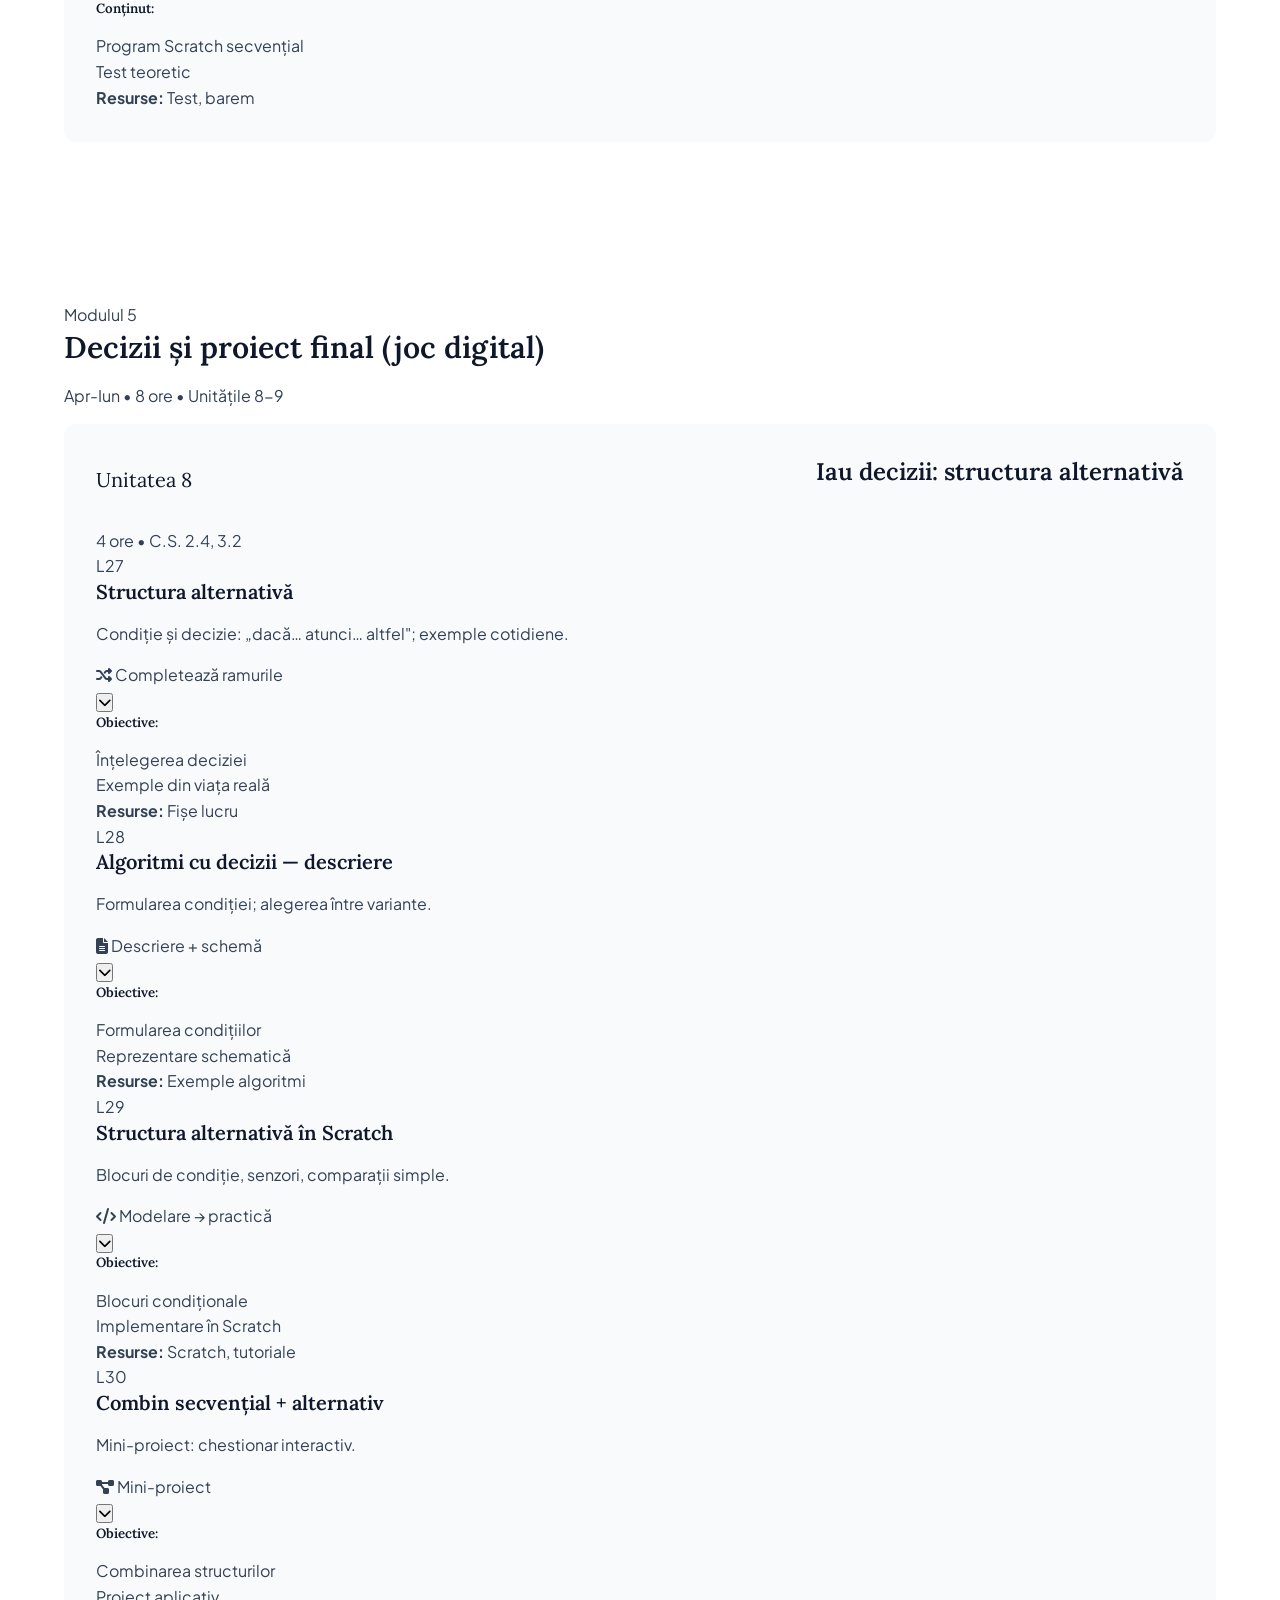
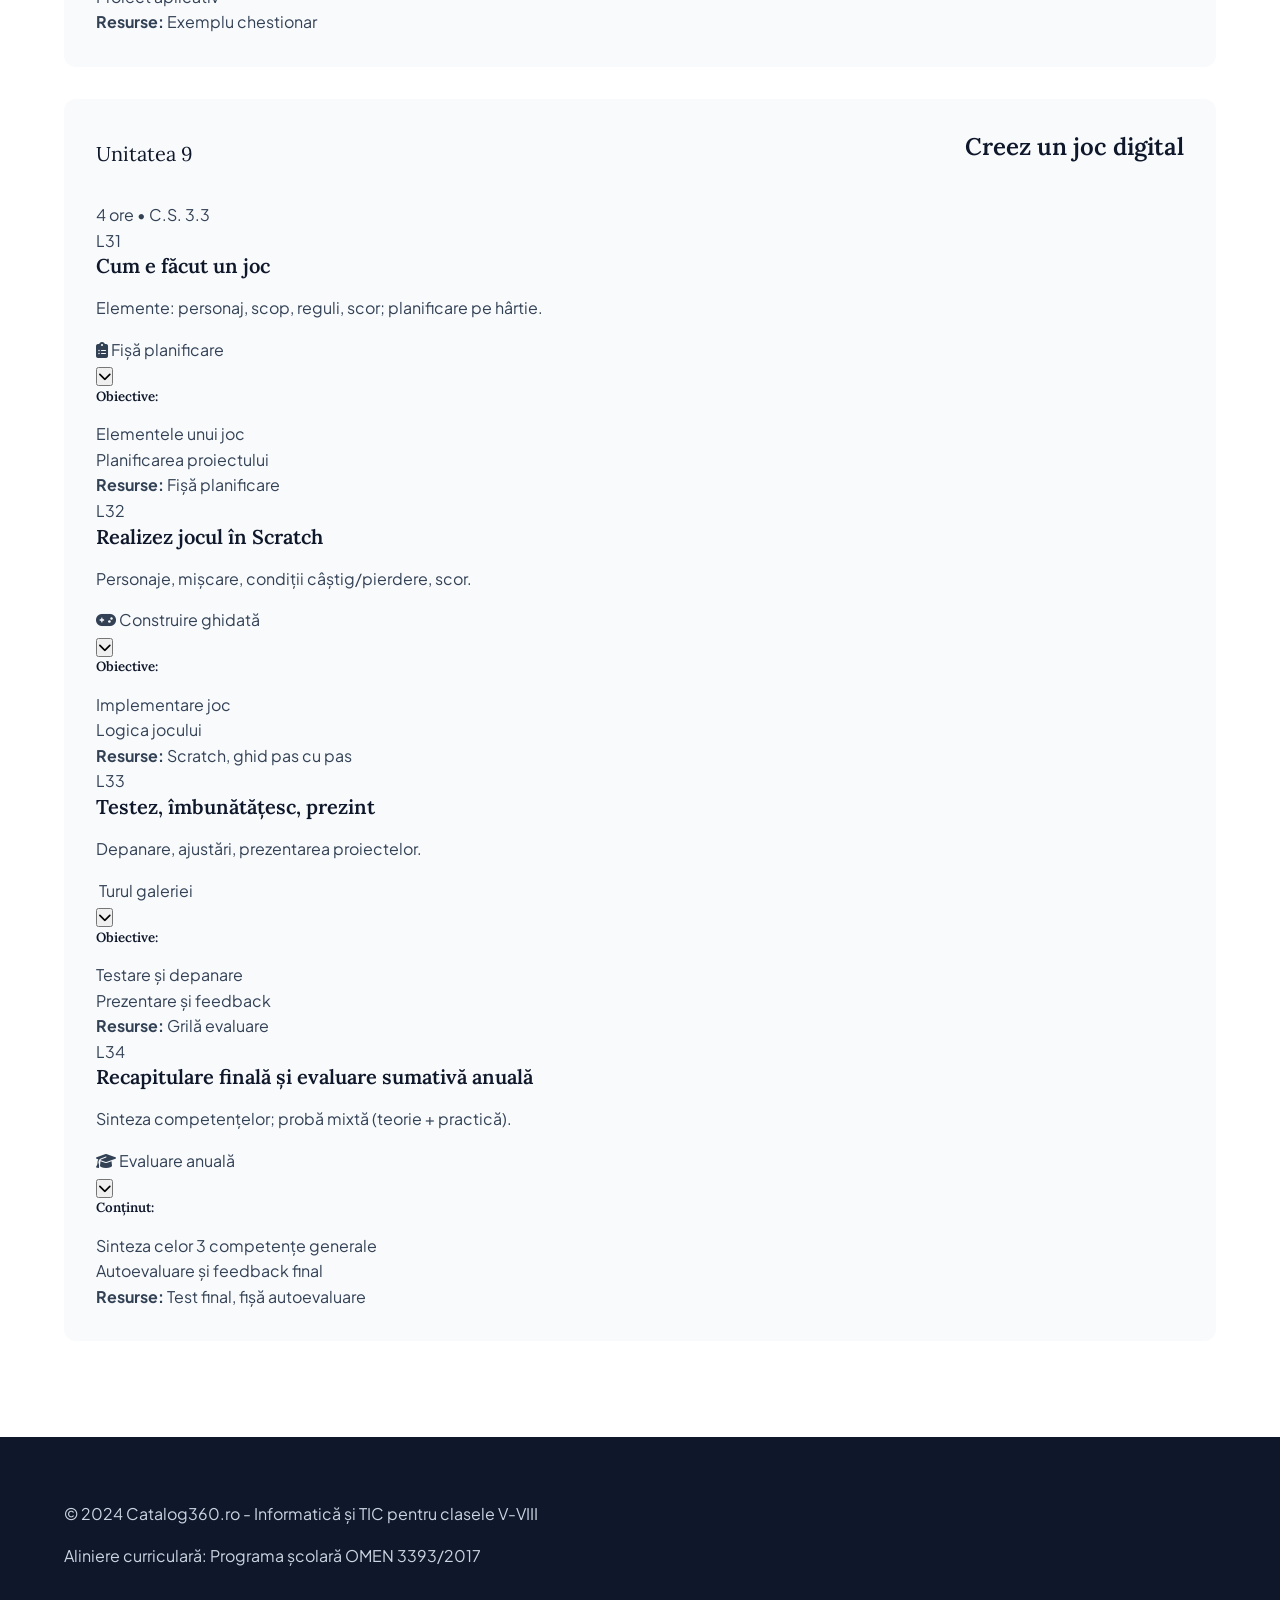
<file: clasa-v.html>
<!DOCTYPE html>
<html lang="ro">
<head>
    <meta charset="UTF-8">
    <meta name="viewport" content="width=device-width, initial-scale=1.0">
    <title>Clasa a V-a - Informatică și TIC | Catalog360.ro</title>
    <link rel="preconnect" href="https://fonts.googleapis.com">
    <link rel="preconnect" href="https://fonts.gstatic.com" crossorigin>
    <link href="https://fonts.googleapis.com/css2?family=Lora:ital,wght@0,400;0,600;0,700;1,400&family=Plus+Jakarta+Sans:wght@300;400;500;600;700&family=JetBrains+Mono:wght@400;500&display=swap" rel="stylesheet">
    <link rel="stylesheet" href="https://cdnjs.cloudflare.com/ajax/libs/font-awesome/6.4.0/css/all.min.css">
    <link rel="stylesheet" href="css/style.css">
    <link rel="stylesheet" href="css/class-page.css">
</head>
<body>
    <nav class="navbar">
        <div class="container nav-container">
            <a href="index.html" class="logo">
                <span class="logo-icon"><i class="fas fa-graduation-cap"></i></span>
                <span class="logo-text">Catalog<span class="highlight">360</span>.ro</span>
            </a>
            <button class="mobile-menu-btn" aria-label="Meniu"><i class="fas fa-bars"></i></button>
            <ul class="nav-menu">
                <li><a href="index.html" class="nav-link">Acasă</a></li>
                <li><a href="clasa-v.html" class="nav-link active">Clasa a V-a</a></li>
                <li><a href="#" class="nav-link">Clasa a VI-a</a></li>
                <li><a href="#" class="nav-link">Clasa a VII-a</a></li>
                <li><a href="#" class="nav-link">Clasa a VIII-a</a></li>
                <li><a href="#despre" class="nav-link">Despre</a></li>
            </ul>
        </div>
    </nav>

    <section class="page-header">
        <div class="container">
            <div class="breadcrumb"><a href="index.html">Acasă</a><span class="separator">/</span><span class="current">Clasa a V-a</span></div>
            <h1>Informatică și TIC — Clasa a V-a</h1>
            <p class="subtitle">Structură completă de lecții • 34 ore • 9 unități de învățare</p>
            <div class="curriculum-badge"><i class="fas fa-check-circle"></i>Aliniere curriculară: OMEN 3393/2017</div>
        </div>
    </section>

    <section class="competente-section">
        <div class="container">
            <h2 class="section-title">Competențe Specifice Vizate</h2>
            <div class="competente-grid">
                <div class="competenta-card"><div class="competenta-number">1</div><div class="competenta-content"><h3>Utilarea calculatorului</h3><p>Operații de bază, ergonomie și siguranță</p><span class="competenta-code">C.S. 1.1, 1.2, 1.3</span></div></div>
                <div class="competenta-card"><div class="competenta-number">2</div><div class="competenta-content"><h3>Gândire algoritmică</h3><p>Descrierea algoritmilor, structuri de control</p><span class="competenta-code">C.S. 2.1, 2.2, 2.3, 2.4</span></div></div>
                <div class="competenta-card"><div class="competenta-number">3</div><div class="competenta-content"><h3>Creativitate digitală</h3><p>Produse informatice și jocuri digitale</p><span class="competenta-code">C.S. 3.1, 3.2, 3.3</span></div></div>
            </div>
        </div>
    </section>

    <section class="modules-section">
        <div class="container">
            <h2 class="section-title">Structura Anului Școlar</h2>
            <p class="section-description">34 ore organizate în 5 module cu recapitulări și evaluări la finalul fiecăruia.</p>
            <div class="modules-overview">
                <div class="module-summary" onclick="scrollToModule('modul1')"><div class="module-header"><span class="module-number">M1</span><h3>Sep-Oct</h3></div><p>Primii pași și hardware</p><span class="hours-badge">7 ore</span></div>
                <div class="module-summary" onclick="scrollToModule('modul2')"><div class="module-header"><span class="module-number">M2</span><h3>Nov-Dec</h3></div><p>SO și Internet</p><span class="hours-badge">7 ore</span></div>
                <div class="module-summary" onclick="scrollToModule('modul3')"><div class="module-header"><span class="module-number">M3</span><h3>Ian-Feb</h3></div><p>Creație grafică</p><span class="hours-badge">4 ore</span></div>
                <div class="module-summary" onclick="scrollToModule('modul4')"><div class="module-header"><span class="module-number">M4</span><h3>Feb-Apr</h3></div><p>Algoritmi + Scratch</p><span class="hours-badge">8 ore</span></div>
                <div class="module-summary" onclick="scrollToModule('modul5')"><div class="module-header"><span class="module-number">M5</span><h3>Apr-Iun</h3></div><p>Decizii + Joc digital</p><span class="hours-badge">8 ore</span></div>
            </div>
        </div>
    </section>

    <!-- Modulul 1 -->
    <section class="module-detail" id="modul1">
        <div class="container">
            <div class="module-banner modul-1"><div class="module-info"><span class="module-tag">Modulul 1</span><h2>Primii pași și hardware-ul</h2><p>Sep-Oct • 7 ore • Unitățile 1-2</p></div></div>
            
            <div class="unit-block">
                <div class="unit-header"><div class="unit-title"><span class="unit-number">Unitatea 1</span><h3>În siguranță la calculator</h3></div><span class="unit-hours">3 ore • C.S. 1.1</span></div>
                <div class="lessons-list">
                    <div class="lesson-item"><div class="lesson-marker">L1</div><div class="lesson-content"><h4>Bun venit la Informatică și TIC</h4><p>Ce învățăm anul acesta; regulile laboratorului; cont/logare; primul contact cu stația de lucru.</p><div class="lesson-tags"><span class="tag tag-formativ"><i class="fas fa-question"></i> Întrebări diagnostic</span></div></div><button class="lesson-btn" onclick="toggleLesson('l1-details')"><i class="fas fa-chevron-down"></i></button></div>
                    <div class="lesson-details" id="l1-details"><div class="details-content"><h5>Obiective:</h5><ul><li>Cunoașterea organizării laboratorului</li><li>Crearea contului personal</li><li>Identificarea componentelor</li></ul><h5>Activități:</h5><ul><li>Explorarea stației de lucru</li><li>Logarea în sistem</li></ul><div class="resources-box"><strong>Resurse:</strong> Fișă prezentare, ghid logare</div></div></div>
                    
                    <div class="lesson-item"><div class="lesson-marker">L2</div><div class="lesson-content"><h4>Norme de ergonomie și de siguranță</h4><p>Poziția corectă, pauze, protejarea ochilor, siguranța electrică.</p><div class="lesson-tags"><span class="tag tag-practic"><i class="fas fa-laptop"></i> Fișă auto-verificare</span><span class="tag tag-exit"><i class="fas fa-ticket-alt"></i> Exit ticket: 3 reguli</span></div></div><button class="lesson-btn" onclick="toggleLesson('l2-details')"><i class="fas fa-chevron-down"></i></button></div>
                    <div class="lesson-details" id="l2-details"><div class="details-content"><h5>Obiective:</h5><ul><li>Poziția corectă la calculator</li><li>Importanța pauzelor</li><li>Siguranța electrică</li></ul><div class="resources-box"><strong>Resurse:</strong> Fișă auto-verificare, poster ergonomie</div></div></div>
                    
                    <div class="lesson-item"><div class="lesson-marker">L3</div><div class="lesson-content"><h4>Tipuri de sisteme de calcul</h4><p>Desktop, laptop, tabletă, smartphone, dispozitive inteligente.</p><div class="lesson-tags"><span class="tag tag-formativ"><i class="fas fa-chalkboard"></i> Mini-whiteboard</span></div></div><button class="lesson-btn" onclick="toggleLesson('l3-details')"><i class="fas fa-chevron-down"></i></button></div>
                    <div class="lesson-details" id="l3-details"><div class="details-content"><h5>Obiective:</h5><ul><li>Identificarea tipurilor de sisteme</li><li>Clasificarea dispozitivelor</li></ul><div class="resources-box"><strong>Resurse:</strong> Imagini dispozitive, fișe clasificare</div></div></div>
                </div>
            </div>

            <div class="unit-block">
                <div class="unit-header"><div class="unit-title"><span class="unit-number">Unitatea 2</span><h3>Cum e făcut un calculator</h3></div><span class="unit-hours">4 ore • C.S. 1.1</span></div>
                <div class="lessons-list">
                    <div class="lesson-item"><div class="lesson-marker">L4</div><div class="lesson-content"><h4>Arhitectura unui sistem de calcul</h4><p>Unitatea centrală, procesor, memorie, placa de bază — cu analogii.</p><div class="lesson-tags"><span class="tag tag-modelare"><i class="fas fa-brain"></i> Modelare: „creierul + memoria"</span></div></div><button class="lesson-btn" onclick="toggleLesson('l4-details')"><i class="fas fa-chevron-down"></i></button></div>
                    <div class="lesson-details" id="l4-details"><div class="details-content"><h5>Obiective:</h5><ul><li>Rolul componentelor hardware</li><li>Utilizarea analogiilor</li></ul><div class="resources-box"><strong>Resurse:</strong> Scheme hardware, imagini</div></div></div>
                    
                    <div class="lesson-item"><div class="lesson-marker">L5</div><div class="lesson-content"><h4>Dispozitive de intrare și ieșire</h4><p>Tastatură, mouse, monitor, boxe, imprimantă.</p><div class="lesson-tags"><span class="tag tag-practic"><i class="fas fa-keyboard"></i> Identificare</span><span class="tag tag-joc"><i class="fas fa-gamepad"></i> Joc asociere</span></div></div><button class="lesson-btn" onclick="toggleLesson('l5-details')"><i class="fas fa-chevron-down"></i></button></div>
                    <div class="lesson-details" id="l5-details"><div class="details-content"><h5>Obiective:</h5><ul><li>Diferențierea intrare/ieșire</li><li>Identificare fizică</li></ul><div class="resources-box"><strong>Resurse:</strong> Imagini dispozitive, joc asociere</div></div></div>
                    
                    <div class="lesson-item"><div class="lesson-marker">L6</div><div class="lesson-content"><h4>Dispozitive I/E și stocare</h4><p>Ecran tactil, HDD, SSD, USB, cloud.</p><div class="lesson-tags"><span class="tag tag-formativ"><i class="fas fa-table"></i> Tabel clasificare</span></div></div><button class="lesson-btn" onclick="toggleLesson('l6-details')"><i class="fas fa-chevron-down"></i></button></div>
                    <div class="lesson-details" id="l6-details"><div class="details-content"><h5>Obiective:</h5><ul><li>Dispozitive I/E combinate</li><li>Tehnologii de stocare</li></ul><div class="resources-box"><strong>Resurse:</strong> Tabel clasificare</div></div></div>
                    
                    <div class="lesson-item"><div class="lesson-marker lesson-recap">L7</div><div class="lesson-content"><h4>Recapitulare și evaluare — Unitățile 1-2</h4><p>Sinteză hardware + siguranță; probă cu itemi variați.</p><div class="lesson-tags"><span class="tag tag-evaluare"><i class="fas fa-clipboard-check"></i> Evaluare sumativă</span></div></div><button class="lesson-btn" onclick="toggleLesson('l7-details')"><i class="fas fa-chevron-down"></i></button></div>
                    <div class="lesson-details" id="l7-details"><div class="details-content"><h5>Conținut evaluare:</h5><ul><li>Itemi grilă, asociere</li><li>Problemă practică</li></ul><div class="resources-box"><strong>Resurse:</strong> Test, barem, fișă feedback</div></div></div>
                </div>
            </div>
        </div>
    </section>

    <!-- Modulul 2 -->
    <section class="module-detail" id="modul2">
        <div class="container">
            <div class="module-banner modul-2"><div class="module-info"><span class="module-tag">Modulul 2</span><h2>Sistemul de operare și Internetul</h2><p>Nov-Dec • 7 ore • Unitățile 3-4</p></div></div>
            
            <div class="unit-block">
                <div class="unit-header"><div class="unit-title"><span class="unit-number">Unitatea 3</span><h3>Sistemul de operare</h3></div><span class="unit-hours">3 ore • C.S. 1.2</span></div>
                <div class="lessons-list">
                    <div class="lesson-item"><div class="lesson-marker">L8</div><div class="lesson-content"><h4>Sistemul de operare și interfața</h4><p>Rolul SO; desktop, pictograme, ferestre, meniuri.</p><div class="lesson-tags"><span class="tag tag-practic"><i class="fas fa-desktop"></i> Ferestre</span></div></div><button class="lesson-btn" onclick="toggleLesson('l8-details')"><i class="fas fa-chevron-down"></i></button></div>
                    <div class="lesson-details" id="l8-details"><div class="details-content"><h5>Obiective:</h5><ul><li>Înțelegerea rolului SO</li><li>Utilizarea interfeței grafice</li></ul><div class="resources-box"><strong>Resurse:</strong> Ghid SO, exerciții</div></div></div>
                    
                    <div class="lesson-item"><div class="lesson-marker">L9</div><div class="lesson-content"><h4>Organizarea datelor: fișiere și foldere</h4><p>Creare, redenumire, copiere, mutare, ștergere.</p><div class="lesson-tags"><span class="tag tag-practic"><i class="fas fa-folder"></i> Folder personal</span><span class="tag tag-criteriu"><i class="fas fa-check"></i> Criteriu succes</span></div></div><button class="lesson-btn" onclick="toggleLesson('l9-details')"><i class="fas fa-chevron-down"></i></button></div>
                    <div class="lesson-details" id="l9-details"><div class="details-content"><h5>Obiective:</h5><ul><li>Gestionarea fișierelor</li><li>Organizare ierarhică</li></ul><div class="resources-box"><strong>Resurse:</strong> Fișă lucru, criterii</div></div></div>
                    
                    <div class="lesson-item"><div class="lesson-marker">L10</div><div class="lesson-content"><h4>Aplicații software</h4><p>Programe instalate vs. online; drepturi de autor.</p><div class="lesson-tags"><span class="tag tag-exit"><i class="fas fa-ticket-alt"></i> Exit ticket</span></div></div><button class="lesson-btn" onclick="toggleLesson('l10-details')"><i class="fas fa-chevron-down"></i></button></div>
                    <div class="lesson-details" id="l10-details"><div class="details-content"><h5>Obiective:</h5><ul><li>Distingerea aplicațiilor</li><li>Licențiere software</li></ul><div class="resources-box"><strong>Resurse:</strong> Prezentare, exit ticket</div></div></div>
                </div>
            </div>

            <div class="unit-block">
                <div class="unit-header"><div class="unit-title"><span class="unit-number">Unitatea 4</span><h3>Internetul ca sursă de documentare</h3></div><span class="unit-hours">4 ore • C.S. 1.3</span></div>
                <div class="lessons-list">
                    <div class="lesson-item"><div class="lesson-marker">L11</div><div class="lesson-content"><h4>Ce este Internetul</h4><p>Browser, adresă web, motor de căutare; navigare.</p><div class="lesson-tags"><span class="tag tag-practic"><i class="fas fa-globe"></i> Prima căutare</span></div></div><button class="lesson-btn" onclick="toggleLesson('l11-details')"><i class="fas fa-chevron-down"></i></button></div>
                    <div class="lesson-details" id="l11-details"><div class="details-content"><h5>Obiective:</h5><ul><li>Înțelegerea Internetului</li><li>Utilizarea browser-ului</li></ul><div class="resources-box"><strong>Resurse:</strong> Ghid navigare</div></div></div>
                    
                    <div class="lesson-item"><div class="lesson-marker">L12</div><div class="lesson-content"><h4>Căutare eficientă și evaluarea surselor</h4><p>Cuvinte-cheie, filtrare, credibilitate.</p><div class="lesson-tags"><span class="tag tag-formativ"><i class="fas fa-search"></i> Sursă bună/slabă</span></div></div><button class="lesson-btn" onclick="toggleLesson('l12-details')"><i class="fas fa-chevron-down"></i></button></div>
                    <div class="lesson-details" id="l12-details"><div class="details-content"><h5>Obiective:</h5><ul><li>Interogări eficiente</li><li>Evaluarea surselor</li></ul><div class="resources-box"><strong>Resurse:</strong> Fișă evaluare surse</div></div></div>
                    
                    <div class="lesson-item"><div class="lesson-marker">L13</div><div class="lesson-content"><h4>Siguranță online și conduită responsabilă</h4><p>Date personale, parole, comportament.</p><div class="lesson-tags"><span class="tag tag-formativ"><i class="fas fa-user-shield"></i> Studii de caz</span></div></div><button class="lesson-btn" onclick="toggleLesson('l13-details')"><i class="fas fa-chevron-down"></i></button></div>
                    <div class="lesson-details" id="l13-details"><div class="details-content"><h5>Obiective:</h5><ul><li>Protejarea datelor</li><li>Parole sigure</li></ul><div class="resources-box"><strong>Resurse:</strong> Studii de caz, ghid</div></div></div>
                    
                    <div class="lesson-item"><div class="lesson-marker lesson-recap">L14</div><div class="lesson-content"><h4>Recapitulare și evaluare final de modul</h4><p>Sinteză SO + Internet; probă + sarcină practică.</p><div class="lesson-tags"><span class="tag tag-evaluare"><i class="fas fa-clipboard-check"></i> Evaluare</span></div></div><button class="lesson-btn" onclick="toggleLesson('l14-details')"><i class="fas fa-chevron-down"></i></button></div>
                    <div class="lesson-details" id="l14-details"><div class="details-content"><h5>Conținut:</h5><ul><li>Test teoretic</li><li>Sarcină practică</li></ul><div class="resources-box"><strong>Resurse:</strong> Test, barem</div></div></div>
                </div>
            </div>
        </div>
    </section>

    <!-- Modulul 3 -->
    <section class="module-detail" id="modul3">
        <div class="container">
            <div class="module-banner modul-3"><div class="module-info"><span class="module-tag">Modulul 3</span><h2>Creație grafică</h2><p>Ian-Feb • 4 ore • Unitatea 5</p></div></div>
            
            <div class="unit-block">
                <div class="unit-header"><div class="unit-title"><span class="unit-number">Unitatea 5</span><h3>Creez cu editorul grafic</h3></div><span class="unit-hours">4 ore • C.S. 3.1</span></div>
                <div class="lessons-list">
                    <div class="lesson-item"><div class="lesson-marker">L15</div><div class="lesson-content"><h4>Editorul grafic — interfața și instrumentele</h4><p>Pânză, creion, pensulă, radieră, forme.</p><div class="lesson-tags"><span class="tag tag-modelare"><i class="fas fa-paint-brush"></i> Modelare pas cu pas</span></div></div><button class="lesson-btn" onclick="toggleLesson('l15-details')"><i class="fas fa-chevron-down"></i></button></div>
                    <div class="lesson-details" id="l15-details"><div class="details-content"><h5>Obiective:</h5><ul><li>Familiarizarea cu interfața</li><li>Instrumente de bază</li></ul><div class="resources-box"><strong>Resurse:</strong> Editor grafic, ghid</div></div></div>
                    
                    <div class="lesson-item"><div class="lesson-marker">L16</div><div class="lesson-content"><h4>Culori, forme, selecție, editare</h4><p>Umplere, selecție, copiere/mutare.</p><div class="lesson-tags"><span class="tag tag-practic"><i class="fas fa-palette"></i> Desen tematic</span></div></div><button class="lesson-btn" onclick="toggleLesson('l16-details')"><i class="fas fa-chevron-down"></i></button></div>
                    <div class="lesson-details" id="l16-details"><div class="details-content"><h5>Obiective:</h5><ul><li>Culori și forme</li><li>Selecții și editare</li></ul><div class="resources-box"><strong>Resurse:</strong> Modele desene</div></div></div>
                    
                    <div class="lesson-item"><div class="lesson-marker">L17</div><div class="lesson-content"><h4>Text și compoziție; salvarea imaginilor</h4><p>Adăugarea textului, formate de fișier.</p><div class="lesson-tags"><span class="tag tag-criteriu"><i class="fas fa-list-check"></i> Listă verificare</span></div></div><button class="lesson-btn" onclick="toggleLesson('l17-details')"><i class="fas fa-chevron-down"></i></button></div>
                    <div class="lesson-details" id="l17-details"><div class="details-content"><h5>Obiective:</h5><ul><li>Text și compoziție</li><li>Salvare în formate</li></ul><div class="resources-box"><strong>Resurse:</strong> Ghid formate</div></div></div>
                    
                    <div class="lesson-item"><div class="lesson-marker lesson-proiect">L18</div><div class="lesson-content"><h4>Proiect: afiș / felicitare digitală</h4><p>Produs complet pe o temă la alegere. Evaluare pe criterii.</p><div class="lesson-tags"><span class="tag tag-proiect"><i class="fas fa-project-diagram"></i> Proiect evaluat</span><span class="tag tag-prezentare"><i class="fas fa-presenting"></i> Turul galeriei</span></div></div><button class="lesson-btn" onclick="toggleLesson('l18-details')"><i class="fas fa-chevron-down"></i></button></div>
                    <div class="lesson-details" id="l18-details"><div class="details-content"><h5>Cerinte proiect:</h5><ul><li>Compoziție originală</li><li>Utilizarea instrumentelor învățate</li><li>Prezentare în fața clasei</li></ul><div class="resources-box"><strong>Resurse:</strong> Grilă evaluare, exemple</div></div></div>
                </div>
            </div>
        </div>
    </section>

    <!-- Modulul 4 -->
    <section class="module-detail" id="modul4">
        <div class="container">
            <div class="module-banner modul-4"><div class="module-info"><span class="module-tag">Modulul 4</span><h2>Gândire algoritmică și structura secvențială</h2><p>Feb-Apr • 8 ore • Unitățile 6-7</p></div></div>
            
            <div class="unit-block">
                <div class="unit-header"><div class="unit-title"><span class="unit-number">Unitatea 6</span><h3>Gândesc ca un algoritm</h3></div><span class="unit-hours">3 ore • C.S. 2.1, 2.2</span></div>
                <div class="lessons-list">
                    <div class="lesson-item"><div class="lesson-marker">L19</div><div class="lesson-content"><h4>Ce este un algoritm</h4><p>Succesiune de pași pentru a rezolva o problemă; exemple din viața cotidiană.</p><div class="lesson-tags"><span class="tag tag-formativ"><i class="fas fa-pencil-alt"></i> Algoritm de zi cu zi</span></div></div><button class="lesson-btn" onclick="toggleLesson('l19-details')"><i class="fas fa-chevron-down"></i></button></div>
                    <div class="lesson-details" id="l19-details"><div class="details-content"><h5>Obiective:</h5><ul><li>Înțelegerea conceptului de algoritm</li><li>Exemple cotidiene</li></ul><div class="resources-box"><strong>Resurse:</strong> Fișe lucru, exemple</div></div></div>
                    
                    <div class="lesson-item"><div class="lesson-marker">L20</div><div class="lesson-content"><h4>Datele cu care lucrează un algoritm</h4><p>Date de intrare și de ieșire; noțiunea de valoare/variabilă.</p><div class="lesson-tags"><span class="tag tag-practic"><i class="fas fa-inbox"></i> Identificare intrări/ieșiri</span></div></div><button class="lesson-btn" onclick="toggleLesson('l20-details')"><i class="fas fa-chevron-down"></i></button></div>
                    <div class="lesson-details" id="l20-details"><div class="details-content"><h5>Obiective:</h5><ul><li>Date de intrare/ieșire</li><li>Noțiunea de variabilă</li></ul><div class="resources-box"><strong>Resurse:</strong> Exemple probleme</div></div></div>
                    
                    <div class="lesson-item"><div class="lesson-marker lesson-recap">L21</div><div class="lesson-content"><h4>Recapitulare și mini-evaluare</h4><p>Descrierea algoritmilor și identificarea datelor.</p><div class="lesson-tags"><span class="tag tag-evaluare"><i class="fas fa-clipboard-check"></i> Mini-evaluare</span></div></div><button class="lesson-btn" onclick="toggleLesson('l21-details')"><i class="fas fa-chevron-down"></i></button></div>
                    <div class="lesson-details" id="l21-details"><div class="details-content"><h5>Conținut:</h5><ul><li>Exersare descriere algoritmi</li><li>Feedback formativ</li></ul><div class="resources-box"><strong>Resurse:</strong> Test scurt</div></div></div>
                </div>
            </div>

            <div class="unit-block">
                <div class="unit-header"><div class="unit-title"><span class="unit-number">Unitatea 7</span><h3>Pas cu pas: structura secvențială</h3></div><span class="unit-hours">5 ore • C.S. 2.3, 3.2</span></div>
                <div class="lessons-list">
                    <div class="lesson-item"><div class="lesson-marker">L22</div><div class="lesson-content"><h4>Structura secvențială</h4><p>Pași executați în ordine; importanța ordinii.</p><div class="lesson-tags"><span class="tag tag-modelare"><i class="fas fa-brain"></i> Modelare vocală</span></div></div><button class="lesson-btn" onclick="toggleLesson('l22-details')"><i class="fas fa-chevron-down"></i></button></div>
                    <div class="lesson-details" id="l22-details"><div class="details-content"><h5>Obiective:</h5><ul><li>Înțelegerea secvențialității</li><li>Importanța ordinii pașilor</li></ul><div class="resources-box"><strong>Resurse:</strong> Exemple rezolvate</div></div></div>
                    
                    <div class="lesson-item"><div class="lesson-marker">L23</div><div class="lesson-content"><h4>Reprezentarea algoritmilor</h4><p>Limbaj natural și schemă logică simplă.</p><div class="lesson-tags"><span class="tag tag-practic"><i class="fas fa-project-diagram"></i> Schemă logică</span></div></div><button class="lesson-btn" onclick="toggleLesson('l23-details')"><i class="fas fa-chevron-down"></i></button></div>
                    <div class="lesson-details" id="l23-details"><div class="details-content"><h5>Obiective:</h5><ul><li>Reprezentare în limbaj natural</li><li>Scheme logice simple</li></ul><div class="resources-box"><strong>Resurse:</strong> Șabloane scheme</div></div></div>
                    
                    <div class="lesson-item"><div class="lesson-marker">L24</div><div class="lesson-content"><h4>Descopăr Scratch</h4><p>Interfața, scena, sprite-urile, blocurile; primul script.</p><div class="lesson-tags"><span class="tag tag-practic"><i class="fas fa-gamepad"></i> Primul script</span></div></div><button class="lesson-btn" onclick="toggleLesson('l24-details')"><i class="fas fa-chevron-down"></i></button></div>
                    <div class="lesson-details" id="l24-details"><div class="details-content"><h5>Obiective:</h5><ul><li>Familiarizarea cu Scratch</li><li>Primul program simplu</li></ul><div class="resources-box"><strong>Resurse:</strong> Scratch online/offline</div></div></div>
                    
                    <div class="lesson-item"><div class="lesson-marker">L25</div><div class="lesson-content"><h4>Implementez un algoritm secvențial în Scratch</h4><p>Mișcare, sunet, mesaje în succesiune.</p><div class="lesson-tags"><span class="tag tag-criteriu"><i class="fas fa-check"></i> Criteriu succes</span></div></div><button class="lesson-btn" onclick="toggleLesson('l25-details')"><i class="fas fa-chevron-down"></i></button></div>
                    <div class="lesson-details" id="l25-details"><div class="details-content"><h5>Obiective:</h5><ul><li>Implementare algoritm</li><li>De la schemă la program</li></ul><div class="resources-box"><strong>Resurse:</strong> Fișe Scratch</div></div></div>
                    
                    <div class="lesson-item"><div class="lesson-marker lesson-recap">L26</div><div class="lesson-content"><h4>Recapitulare și evaluare — structura secvențială</h4><p>Sarcină practică în Scratch + itemi teoretici.</p><div class="lesson-tags"><span class="tag tag-evaluare"><i class="fas fa-clipboard-check"></i> Evaluare</span></div></div><button class="lesson-btn" onclick="toggleLesson('l26-details')"><i class="fas fa-chevron-down"></i></button></div>
                    <div class="lesson-details" id="l26-details"><div class="details-content"><h5>Conținut:</h5><ul><li>Program Scratch secvențial</li><li>Test teoretic</li></ul><div class="resources-box"><strong>Resurse:</strong> Test, barem</div></div></div>
                </div>
            </div>
        </div>
    </section>

    <!-- Modulul 5 -->
    <section class="module-detail" id="modul5">
        <div class="container">
            <div class="module-banner modul-5"><div class="module-info"><span class="module-tag">Modulul 5</span><h2>Decizii și proiect final (joc digital)</h2><p>Apr-Iun • 8 ore • Unitățile 8-9</p></div></div>
            
            <div class="unit-block">
                <div class="unit-header"><div class="unit-title"><span class="unit-number">Unitatea 8</span><h3>Iau decizii: structura alternativă</h3></div><span class="unit-hours">4 ore • C.S. 2.4, 3.2</span></div>
                <div class="lessons-list">
                    <div class="lesson-item"><div class="lesson-marker">L27</div><div class="lesson-content"><h4>Structura alternativă</h4><p>Condiție și decizie: „dacă… atunci… altfel"; exemple cotidiene.</p><div class="lesson-tags"><span class="tag tag-formativ"><i class="fas fa-random"></i> Completează ramurile</span></div></div><button class="lesson-btn" onclick="toggleLesson('l27-details')"><i class="fas fa-chevron-down"></i></button></div>
                    <div class="lesson-details" id="l27-details"><div class="details-content"><h5>Obiective:</h5><ul><li>Înțelegerea deciziei</li><li>Exemple din viața reală</li></ul><div class="resources-box"><strong>Resurse:</strong> Fișe lucru</div></div></div>
                    
                    <div class="lesson-item"><div class="lesson-marker">L28</div><div class="lesson-content"><h4>Algoritmi cu decizii — descriere</h4><p>Formularea condiției; alegerea între variante.</p><div class="lesson-tags"><span class="tag tag-practic"><i class="fas fa-file-alt"></i> Descriere + schemă</span></div></div><button class="lesson-btn" onclick="toggleLesson('l28-details')"><i class="fas fa-chevron-down"></i></button></div>
                    <div class="lesson-details" id="l28-details"><div class="details-content"><h5>Obiective:</h5><ul><li>Formularea condițiilor</li><li>Reprezentare schematică</li></ul><div class="resources-box"><strong>Resurse:</strong> Exemple algoritmi</div></div></div>
                    
                    <div class="lesson-item"><div class="lesson-marker">L29</div><div class="lesson-content"><h4>Structura alternativă în Scratch</h4><p>Blocuri de condiție, senzori, comparații simple.</p><div class="lesson-tags"><span class="tag tag-modelare"><i class="fas fa-code"></i> Modelare → practică</span></div></div><button class="lesson-btn" onclick="toggleLesson('l29-details')"><i class="fas fa-chevron-down"></i></button></div>
                    <div class="lesson-details" id="l29-details"><div class="details-content"><h5>Obiective:</h5><ul><li>Blocuri condiționale</li><li>Implementare în Scratch</li></ul><div class="resources-box"><strong>Resurse:</strong> Scratch, tutoriale</div></div></div>
                    
                    <div class="lesson-item"><div class="lesson-marker">L30</div><div class="lesson-content"><h4>Combin secvențial + alternativ</h4><p>Mini-proiect: chestionar interactiv.</p><div class="lesson-tags"><span class="tag tag-proiect"><i class="fas fa-project-diagram"></i> Mini-proiect</span></div></div><button class="lesson-btn" onclick="toggleLesson('l30-details')"><i class="fas fa-chevron-down"></i></button></div>
                    <div class="lesson-details" id="l30-details"><div class="details-content"><h5>Obiective:</h5><ul><li>Combinarea structurilor</li><li>Proiect aplicativ</li></ul><div class="resources-box"><strong>Resurse:</strong> Exemplu chestionar</div></div></div>
                </div>
            </div>

            <div class="unit-block">
                <div class="unit-header"><div class="unit-title"><span class="unit-number">Unitatea 9</span><h3>Creez un joc digital</h3></div><span class="unit-hours">4 ore • C.S. 3.3</span></div>
                <div class="lessons-list">
                    <div class="lesson-item"><div class="lesson-marker">L31</div><div class="lesson-content"><h4>Cum e făcut un joc</h4><p>Elemente: personaj, scop, reguli, scor; planificare pe hârtie.</p><div class="lesson-tags"><span class="tag tag-formativ"><i class="fas fa-clipboard-list"></i> Fișă planificare</span></div></div><button class="lesson-btn" onclick="toggleLesson('l31-details')"><i class="fas fa-chevron-down"></i></button></div>
                    <div class="lesson-details" id="l31-details"><div class="details-content"><h5>Obiective:</h5><ul><li>Elementele unui joc</li><li>Planificarea proiectului</li></ul><div class="resources-box"><strong>Resurse:</strong> Fișă planificare</div></div></div>
                    
                    <div class="lesson-item"><div class="lesson-marker">L32</div><div class="lesson-content"><h4>Realizez jocul în Scratch</h4><p>Personaje, mișcare, condiții câștig/pierdere, scor.</p><div class="lesson-tags"><span class="tag tag-practic"><i class="fas fa-gamepad"></i> Construire ghidată</span></div></div><button class="lesson-btn" onclick="toggleLesson('l32-details')"><i class="fas fa-chevron-down"></i></button></div>
                    <div class="lesson-details" id="l32-details"><div class="details-content"><h5>Obiective:</h5><ul><li>Implementare joc</li><li>Logica jocului</li></ul><div class="resources-box"><strong>Resurse:</strong> Scratch, ghid pas cu pas</div></div></div>
                    
                    <div class="lesson-item"><div class="lesson-marker">L33</div><div class="lesson-content"><h4>Testez, îmbunătățesc, prezint</h4><p>Depanare, ajustări, prezentarea proiectelor.</p><div class="lesson-tags"><span class="tag tag-prezentare"><i class="fas fa-presenting"></i> Turul galeriei</span></div></div><button class="lesson-btn" onclick="toggleLesson('l33-details')"><i class="fas fa-chevron-down"></i></button></div>
                    <div class="lesson-details" id="l33-details"><div class="details-content"><h5>Obiective:</h5><ul><li>Testare și depanare</li><li>Prezentare și feedback</li></ul><div class="resources-box"><strong>Resurse:</strong> Grilă evaluare</div></div></div>
                    
                    <div class="lesson-item"><div class="lesson-marker lesson-recap">L34</div><div class="lesson-content"><h4>Recapitulare finală și evaluare sumativă anuală</h4><p>Sinteza competențelor; probă mixtă (teorie + practică).</p><div class="lesson-tags"><span class="tag tag-evaluare"><i class="fas fa-graduation-cap"></i> Evaluare anuală</span></div></div><button class="lesson-btn" onclick="toggleLesson('l34-details')"><i class="fas fa-chevron-down"></i></button></div>
                    <div class="lesson-details" id="l34-details"><div class="details-content"><h5>Conținut:</h5><ul><li>Sinteza celor 3 competențe generale</li><li>Autoevaluare și feedback final</li></ul><div class="resources-box"><strong>Resurse:</strong> Test final, fișă autoevaluare</div></div></div>
                </div>
            </div>
        </div>
    </section>

    <!-- Footer -->
    <footer class="footer">
        <div class="container">
            <p>&copy; 2024 Catalog360.ro - Informatică și TIC pentru clasele V-VIII</p>
            <p>Aliniere curriculară: Programa școlară OMEN 3393/2017</p>
        </div>
    </footer>

    <script src="js/main.js"></script>
    <script>
        function toggleLesson(id) {
            const el = document.getElementById(id);
            if (el) {
                el.classList.toggle('active');
            }
        }
        function scrollToModule(id) {
            const el = document.getElementById(id);
            if (el) {
                el.scrollIntoView({ behavior: 'smooth', block: 'start' });
            }
        }
    </script>
</body>
</html>
</file>
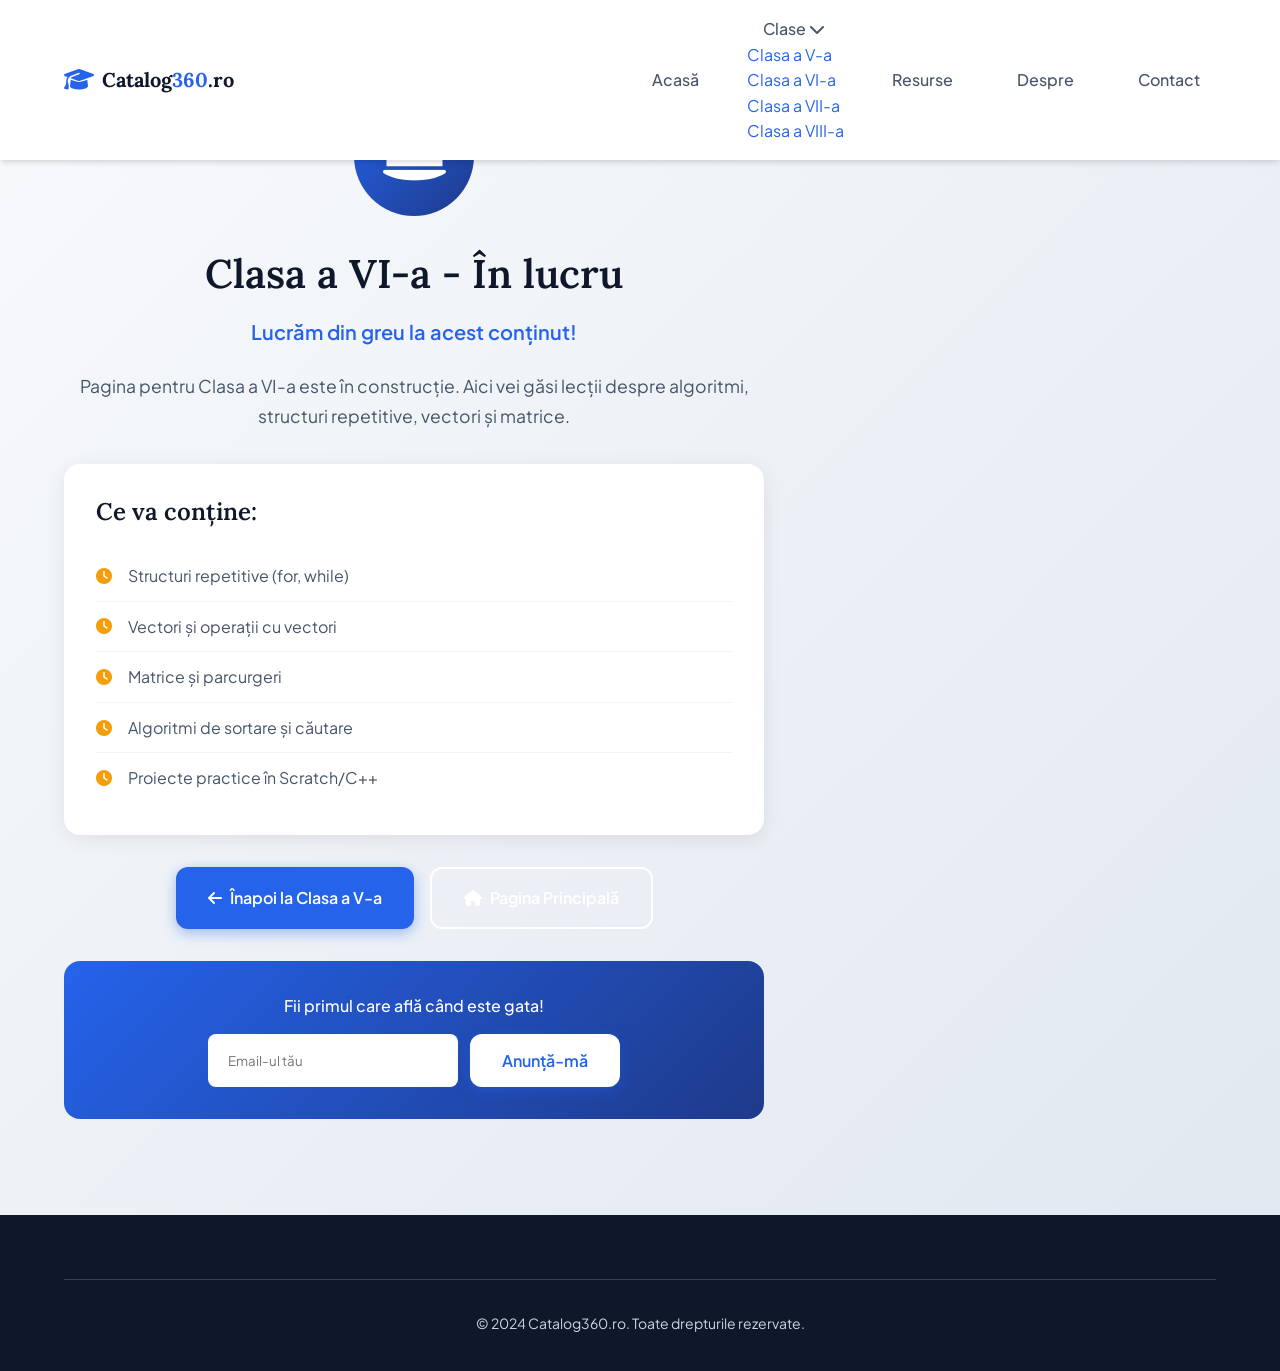
<file: clasa-vi.html>
<!DOCTYPE html>
<html lang="ro">
<head>
    <meta charset="UTF-8">
    <meta name="viewport" content="width=device-width, initial-scale=1.0">
    <title>Clasa a VI-a - În lucru | Catalog360.ro</title>
    <link rel="preconnect" href="https://fonts.googleapis.com">
    <link rel="preconnect" href="https://fonts.gstatic.com" crossorigin>
    <link href="https://fonts.googleapis.com/css2?family=Lora:ital,wght@0,400;0,600;0,700;1,400&family=Plus+Jakarta+Sans:wght@300;400;500;600;700&family=JetBrains+Mono:wght@400;500&display=swap" rel="stylesheet">
    <link rel="stylesheet" href="https://cdnjs.cloudflare.com/ajax/libs/font-awesome/6.4.0/css/all.min.css">
    <link rel="stylesheet" href="css/style.css">
</head>
<body>
    <nav class="navbar">
        <div class="container nav-container">
            <a href="index.html" class="logo">
                <span class="logo-icon"><i class="fas fa-graduation-cap"></i></span>
                <span class="logo-text">Catalog<span class="highlight">360</span>.ro</span>
            </a>
            <button class="mobile-menu-btn" aria-label="Meniu"><i class="fas fa-bars"></i></button>
            <ul class="nav-menu">
                <li><a href="index.html" class="nav-link">Acasă</a></li>
                <li class="dropdown">
                    <a href="#" class="nav-link">Clase <i class="fas fa-chevron-down"></i></a>
                    <ul class="dropdown-menu">
                        <li><a href="clasa-v.html">Clasa a V-a</a></li>
                        <li><a href="clasa-vi.html" class="active">Clasa a VI-a</a></li>
                        <li><a href="clasa-vii.html">Clasa a VII-a</a></li>
                        <li><a href="clasa-viii.html">Clasa a VIII-a</a></li>
                    </ul>
                </li>
                <li><a href="resurse.html" class="nav-link">Resurse</a></li>
                <li><a href="despre.html" class="nav-link">Despre</a></li>
                <li><a href="contact.html" class="nav-link">Contact</a></li>
            </ul>
        </div>
    </nav>

    <section class="work-in-progress">
        <div class="container">
            <div class="wip-content">
                <div class="wip-icon">
                    <i class="fas fa-hard-hat"></i>
                </div>
                <h1>Clasa a VI-a - În lucru</h1>
                <p class="wip-subtitle">Lucrăm din greu la acest conținut!</p>
                <p class="wip-description">
                    Pagina pentru Clasa a VI-a este în construcție. 
                    Aici vei găsi lecții despre algoritmi, structuri repetitive, vectori și matrice.
                </p>
                <div class="wip-preview">
                    <h3>Ce va conține:</h3>
                    <ul>
                        <li><i class="fas fa-clock"></i> Structuri repetitive (for, while)</li>
                        <li><i class="fas fa-clock"></i> Vectori și operații cu vectori</li>
                        <li><i class="fas fa-clock"></i> Matrice și parcurgeri</li>
                        <li><i class="fas fa-clock"></i> Algoritmi de sortare și căutare</li>
                        <li><i class="fas fa-clock"></i> Proiecte practice în Scratch/C++</li>
                    </ul>
                </div>
                <div class="wip-actions">
                    <a href="clasa-v.html" class="btn btn-primary">
                        <i class="fas fa-arrow-left"></i> Înapoi la Clasa a V-a
                    </a>
                    <a href="index.html" class="btn btn-secondary">
                        <i class="fas fa-home"></i> Pagina Principală
                    </a>
                </div>
                <div class="wip-notify">
                    <p>Fii primul care află când este gata!</p>
                    <form class="notify-form">
                        <input type="email" placeholder="Email-ul tău" required>
                        <button type="submit" class="btn btn-primary">Anunță-mă</button>
                    </form>
                </div>
            </div>
        </div>
    </section>

    <footer class="footer">
        <div class="container">
            <div class="footer-bottom">
                <p>&copy; 2024 Catalog360.ro. Toate drepturile rezervate.</p>
            </div>
        </div>
    </footer>
    <script src="js/main.js"></script>
</body>
</html>
</file>
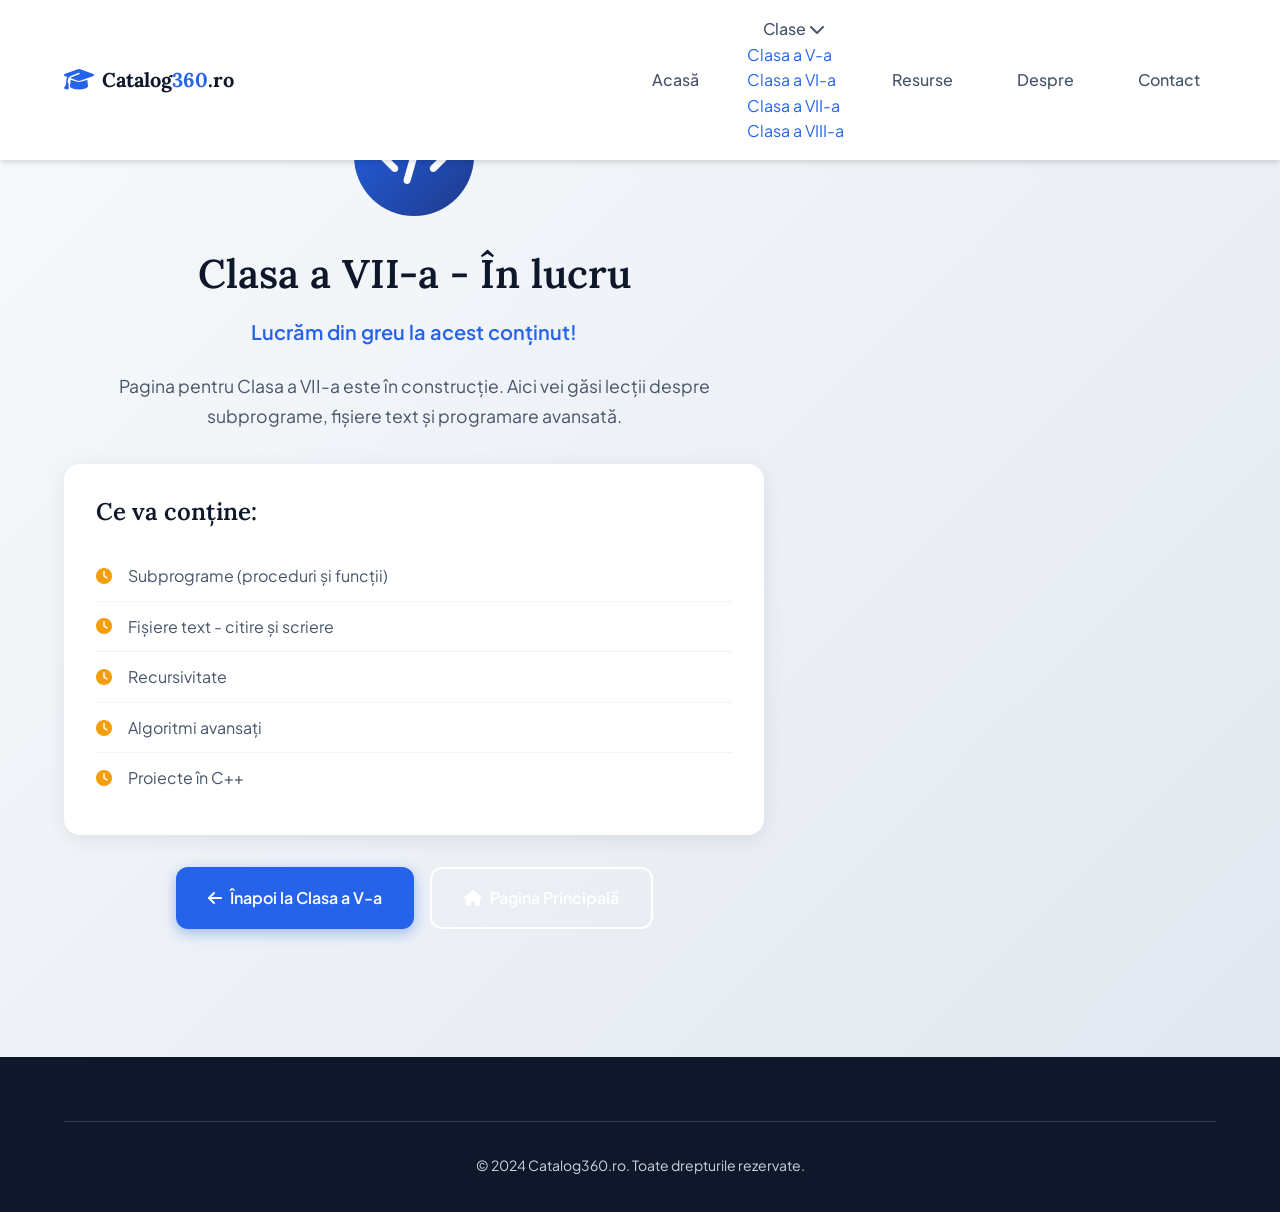
<file: clasa-vii.html>
<!DOCTYPE html>
<html lang="ro">
<head>
    <meta charset="UTF-8">
    <meta name="viewport" content="width=device-width, initial-scale=1.0">
    <title>Clasa a VII-a - În lucru | Catalog360.ro</title>
    <link rel="preconnect" href="https://fonts.googleapis.com">
    <link rel="preconnect" href="https://fonts.gstatic.com" crossorigin>
    <link href="https://fonts.googleapis.com/css2?family=Lora:ital,wght@0,400;0,600;0,700;1,400&family=Plus+Jakarta+Sans:wght@300;400;500;600;700&family=JetBrains+Mono:wght@400;500&display=swap" rel="stylesheet">
    <link rel="stylesheet" href="https://cdnjs.cloudflare.com/ajax/libs/font-awesome/6.4.0/css/all.min.css">
    <link rel="stylesheet" href="css/style.css">
</head>
<body>
    <nav class="navbar">
        <div class="container nav-container">
            <a href="index.html" class="logo">
                <span class="logo-icon"><i class="fas fa-graduation-cap"></i></span>
                <span class="logo-text">Catalog<span class="highlight">360</span>.ro</span>
            </a>
            <button class="mobile-menu-btn" aria-label="Meniu"><i class="fas fa-bars"></i></button>
            <ul class="nav-menu">
                <li><a href="index.html" class="nav-link">Acasă</a></li>
                <li class="dropdown">
                    <a href="#" class="nav-link">Clase <i class="fas fa-chevron-down"></i></a>
                    <ul class="dropdown-menu">
                        <li><a href="clasa-v.html">Clasa a V-a</a></li>
                        <li><a href="clasa-vi.html">Clasa a VI-a</a></li>
                        <li><a href="clasa-vii.html" class="active">Clasa a VII-a</a></li>
                        <li><a href="clasa-viii.html">Clasa a VIII-a</a></li>
                    </ul>
                </li>
                <li><a href="resurse.html" class="nav-link">Resurse</a></li>
                <li><a href="despre.html" class="nav-link">Despre</a></li>
                <li><a href="contact.html" class="nav-link">Contact</a></li>
            </ul>
        </div>
    </nav>
    <section class="work-in-progress">
        <div class="container">
            <div class="wip-content">
                <div class="wip-icon"><i class="fas fa-code"></i></div>
                <h1>Clasa a VII-a - În lucru</h1>
                <p class="wip-subtitle">Lucrăm din greu la acest conținut!</p>
                <p class="wip-description">Pagina pentru Clasa a VII-a este în construcție. Aici vei găsi lecții despre subprograme, fișiere text și programare avansată.</p>
                <div class="wip-preview">
                    <h3>Ce va conține:</h3>
                    <ul>
                        <li><i class="fas fa-clock"></i> Subprograme (proceduri și funcții)</li>
                        <li><i class="fas fa-clock"></i> Fișiere text - citire și scriere</li>
                        <li><i class="fas fa-clock"></i> Recursivitate</li>
                        <li><i class="fas fa-clock"></i> Algoritmi avansați</li>
                        <li><i class="fas fa-clock"></i> Proiecte în C++</li>
                    </ul>
                </div>
                <div class="wip-actions">
                    <a href="clasa-v.html" class="btn btn-primary"><i class="fas fa-arrow-left"></i> Înapoi la Clasa a V-a</a>
                    <a href="index.html" class="btn btn-secondary"><i class="fas fa-home"></i> Pagina Principală</a>
                </div>
            </div>
        </div>
    </section>
    <footer class="footer"><div class="container"><div class="footer-bottom"><p>&copy; 2024 Catalog360.ro. Toate drepturile rezervate.</p></div></div></footer>
    <script src="js/main.js"></script>
</body>
</html>
</file>
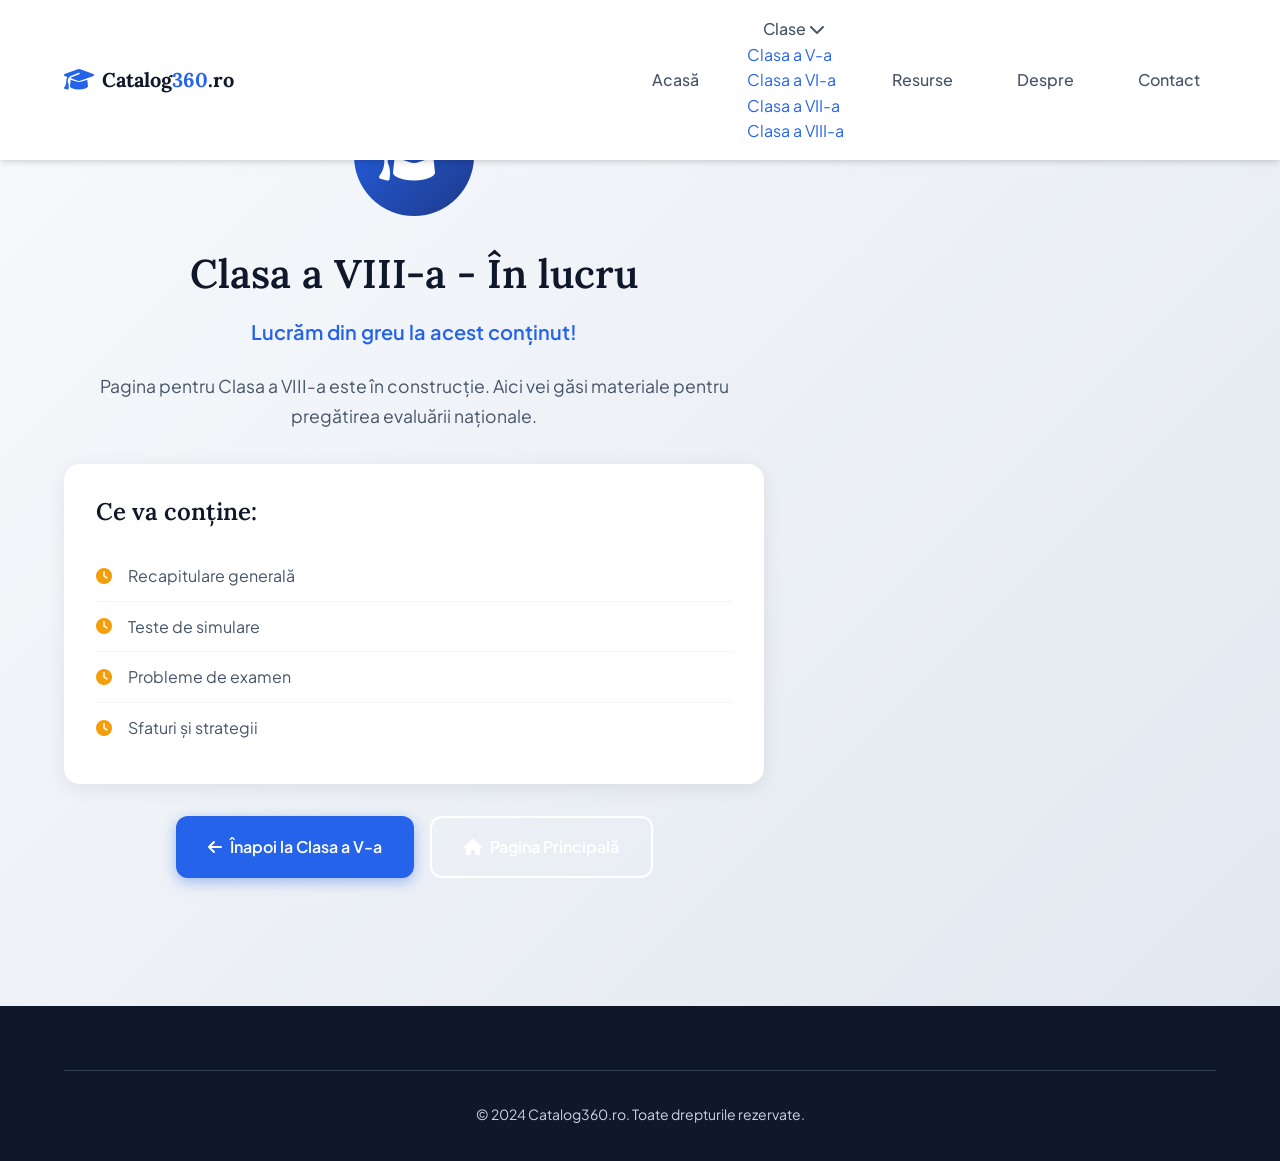
<file: clasa-viii.html>
<!DOCTYPE html>
<html lang="ro">
<head>
    <meta charset="UTF-8">
    <meta name="viewport" content="width=device-width, initial-scale=1.0">
    <title>Clasa a VIII-a - În lucru | Catalog360.ro</title>
    <link rel="preconnect" href="https://fonts.googleapis.com">
    <link rel="preconnect" href="https://fonts.gstatic.com" crossorigin>
    <link href="https://fonts.googleapis.com/css2?family=Lora:ital,wght@0,400;0,600;0,700;1,400&family=Plus+Jakarta+Sans:wght@300;400;500;600;700&family=JetBrains+Mono:wght@400;500&display=swap" rel="stylesheet">
    <link rel="stylesheet" href="https://cdnjs.cloudflare.com/ajax/libs/font-awesome/6.4.0/css/all.min.css">
    <link rel="stylesheet" href="css/style.css">
</head>
<body>
    <nav class="navbar">
        <div class="container nav-container">
            <a href="index.html" class="logo"><span class="logo-icon"><i class="fas fa-graduation-cap"></i></span><span class="logo-text">Catalog<span class="highlight">360</span>.ro</span></a>
            <button class="mobile-menu-btn" aria-label="Meniu"><i class="fas fa-bars"></i></button>
            <ul class="nav-menu">
                <li><a href="index.html" class="nav-link">Acasă</a></li>
                <li class="dropdown"><a href="#" class="nav-link">Clase <i class="fas fa-chevron-down"></i></a>
                    <ul class="dropdown-menu">
                        <li><a href="clasa-v.html">Clasa a V-a</a></li>
                        <li><a href="clasa-vi.html">Clasa a VI-a</a></li>
                        <li><a href="clasa-vii.html">Clasa a VII-a</a></li>
                        <li><a href="clasa-viii.html" class="active">Clasa a VIII-a</a></li>
                    </ul>
                </li>
                <li><a href="resurse.html" class="nav-link">Resurse</a></li>
                <li><a href="despre.html" class="nav-link">Despre</a></li>
                <li><a href="contact.html" class="nav-link">Contact</a></li>
            </ul>
        </div>
    </nav>
    <section class="work-in-progress">
        <div class="container">
            <div class="wip-content">
                <div class="wip-icon"><i class="fas fa-graduation-cap"></i></div>
                <h1>Clasa a VIII-a - În lucru</h1>
                <p class="wip-subtitle">Lucrăm din greu la acest conținut!</p>
                <p class="wip-description">Pagina pentru Clasa a VIII-a este în construcție. Aici vei găsi materiale pentru pregătirea evaluării naționale.</p>
                <div class="wip-preview">
                    <h3>Ce va conține:</h3>
                    <ul>
                        <li><i class="fas fa-clock"></i> Recapitulare generală</li>
                        <li><i class="fas fa-clock"></i> Teste de simulare</li>
                        <li><i class="fas fa-clock"></i> Probleme de examen</li>
                        <li><i class="fas fa-clock"></i> Sfaturi și strategii</li>
                    </ul>
                </div>
                <div class="wip-actions">
                    <a href="clasa-v.html" class="btn btn-primary"><i class="fas fa-arrow-left"></i> Înapoi la Clasa a V-a</a>
                    <a href="index.html" class="btn btn-secondary"><i class="fas fa-home"></i> Pagina Principală</a>
                </div>
            </div>
        </div>
    </section>
    <footer class="footer"><div class="container"><div class="footer-bottom"><p>&copy; 2024 Catalog360.ro. Toate drepturile rezervate.</p></div></div></footer>
    <script src="js/main.js"></script>
</body>
</html>
</file>
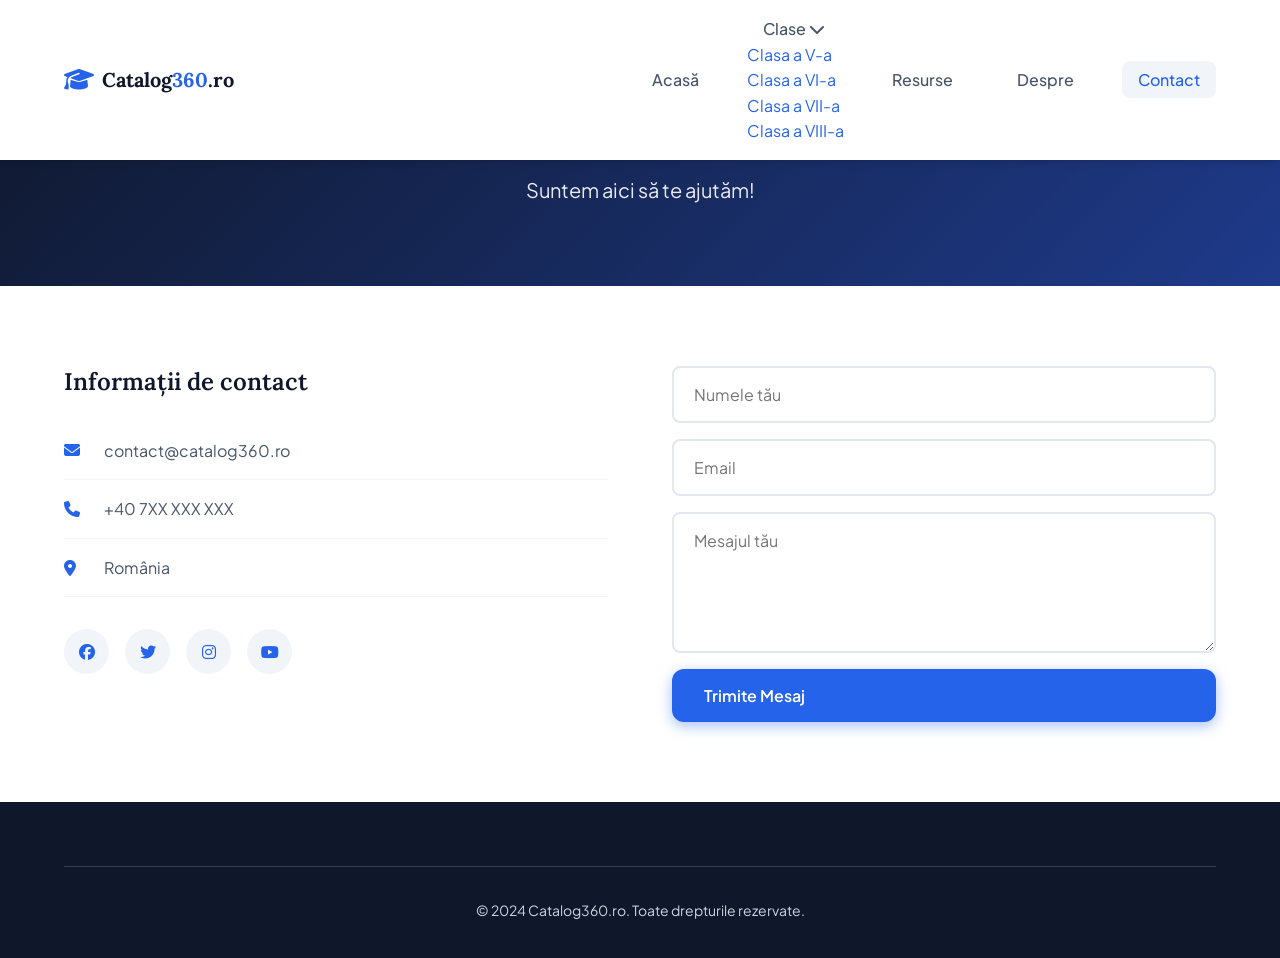
<file: contact.html>
<!DOCTYPE html>
<html lang="ro">
<head>
    <meta charset="UTF-8">
    <meta name="viewport" content="width=device-width, initial-scale=1.0">
    <title>Contact - Catalog360.ro</title>
    <link rel="preconnect" href="https://fonts.googleapis.com">
    <link rel="preconnect" href="https://fonts.gstatic.com" crossorigin>
    <link href="https://fonts.googleapis.com/css2?family=Lora:ital,wght@0,400;0,600;0,700;1,400&family=Plus+Jakarta+Sans:wght@300;400;500;600;700&family=JetBrains+Mono:wght@400;500&display=swap" rel="stylesheet">
    <link rel="stylesheet" href="https://cdnjs.cloudflare.com/ajax/libs/font-awesome/6.4.0/css/all.min.css">
    <link rel="stylesheet" href="css/style.css">
</head>
<body>
    <nav class="navbar">
        <div class="container nav-container">
            <a href="index.html" class="logo"><span class="logo-icon"><i class="fas fa-graduation-cap"></i></span><span class="logo-text">Catalog<span class="highlight">360</span>.ro</span></a>
            <button class="mobile-menu-btn" aria-label="Meniu"><i class="fas fa-bars"></i></button>
            <ul class="nav-menu">
                <li><a href="index.html" class="nav-link">Acasă</a></li>
                <li class="dropdown"><a href="#" class="nav-link">Clase <i class="fas fa-chevron-down"></i></a>
                    <ul class="dropdown-menu">
                        <li><a href="clasa-v.html">Clasa a V-a</a></li>
                        <li><a href="clasa-vi.html">Clasa a VI-a</a></li>
                        <li><a href="clasa-vii.html">Clasa a VII-a</a></li>
                        <li><a href="clasa-viii.html">Clasa a VIII-a</a></li>
                    </ul>
                </li>
                <li><a href="resurse.html" class="nav-link">Resurse</a></li>
                <li><a href="despre.html" class="nav-link">Despre</a></li>
                <li><a href="contact.html" class="nav-link active">Contact</a></li>
            </ul>
        </div>
    </nav>
    <section class="page-header"><div class="container"><h1>Contactează-ne</h1><p>Suntem aici să te ajutăm!</p></div></section>
    <section class="contact-content">
        <div class="container">
            <div class="contact-grid">
                <div class="contact-info">
                    <h3>Informații de contact</h3>
                    <ul>
                        <li><i class="fas fa-envelope"></i> contact@catalog360.ro</li>
                        <li><i class="fas fa-phone"></i> +40 7XX XXX XXX</li>
                        <li><i class="fas fa-map-marker-alt"></i> România</li>
                    </ul>
                    <div class="social-links">
                        <a href="#"><i class="fab fa-facebook"></i></a>
                        <a href="#"><i class="fab fa-twitter"></i></a>
                        <a href="#"><i class="fab fa-instagram"></i></a>
                        <a href="#"><i class="fab fa-youtube"></i></a>
                    </div>
                </div>
                <form class="contact-form">
                    <input type="text" placeholder="Numele tău" required>
                    <input type="email" placeholder="Email" required>
                    <textarea placeholder="Mesajul tău" rows="5" required></textarea>
                    <button type="submit" class="btn btn-primary">Trimite Mesaj</button>
                </form>
            </div>
        </div>
    </section>
    <footer class="footer"><div class="container"><div class="footer-bottom"><p>&copy; 2024 Catalog360.ro. Toate drepturile rezervate.</p></div></div></footer>
    <script src="js/main.js"></script>
</body>
</html>
</file>
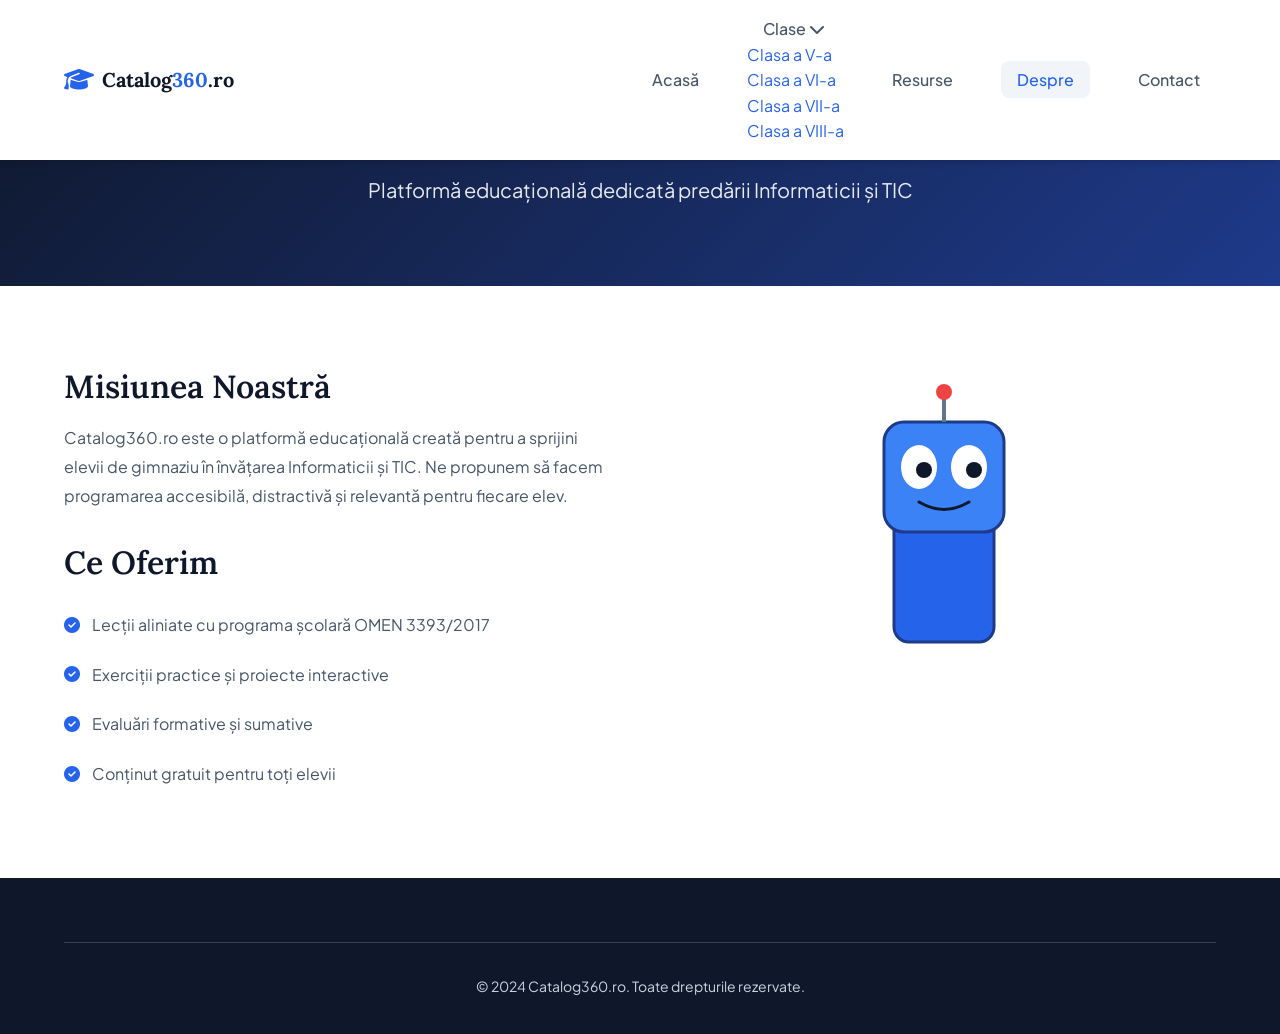
<file: despre.html>
<!DOCTYPE html>
<html lang="ro">
<head>
    <meta charset="UTF-8">
    <meta name="viewport" content="width=device-width, initial-scale=1.0">
    <title>Despre - Catalog360.ro</title>
    <link rel="preconnect" href="https://fonts.googleapis.com">
    <link rel="preconnect" href="https://fonts.gstatic.com" crossorigin>
    <link href="https://fonts.googleapis.com/css2?family=Lora:ital,wght@0,400;0,600;0,700;1,400&family=Plus+Jakarta+Sans:wght@300;400;500;600;700&family=JetBrains+Mono:wght@400;500&display=swap" rel="stylesheet">
    <link rel="stylesheet" href="https://cdnjs.cloudflare.com/ajax/libs/font-awesome/6.4.0/css/all.min.css">
    <link rel="stylesheet" href="css/style.css">
</head>
<body>
    <nav class="navbar">
        <div class="container nav-container">
            <a href="index.html" class="logo"><span class="logo-icon"><i class="fas fa-graduation-cap"></i></span><span class="logo-text">Catalog<span class="highlight">360</span>.ro</span></a>
            <button class="mobile-menu-btn" aria-label="Meniu"><i class="fas fa-bars"></i></button>
            <ul class="nav-menu">
                <li><a href="index.html" class="nav-link">Acasă</a></li>
                <li class="dropdown"><a href="#" class="nav-link">Clase <i class="fas fa-chevron-down"></i></a>
                    <ul class="dropdown-menu">
                        <li><a href="clasa-v.html">Clasa a V-a</a></li>
                        <li><a href="clasa-vi.html">Clasa a VI-a</a></li>
                        <li><a href="clasa-vii.html">Clasa a VII-a</a></li>
                        <li><a href="clasa-viii.html">Clasa a VIII-a</a></li>
                    </ul>
                </li>
                <li><a href="resurse.html" class="nav-link">Resurse</a></li>
                <li><a href="despre.html" class="nav-link active">Despre</a></li>
                <li><a href="contact.html" class="nav-link">Contact</a></li>
            </ul>
        </div>
    </nav>
    <section class="page-header"><div class="container"><h1>Despre Catalog360.ro</h1><p>Platformă educațională dedicată predării Informaticii și TIC</p></div></section>
    <section class="about-content">
        <div class="container">
            <div class="about-grid">
                <div class="about-text">
                    <h2>Misiunea Noastră</h2>
                    <p>Catalog360.ro este o platformă educațională creată pentru a sprijini elevii de gimnaziu în învățarea Informaticii și TIC. Ne propunem să facem programarea accesibilă, distractivă și relevantă pentru fiecare elev.</p>
                    <h2>Ce Oferim</h2>
                    <ul class="about-list">
                        <li><i class="fas fa-check-circle"></i> Lecții aliniate cu programa școlară OMEN 3393/2017</li>
                        <li><i class="fas fa-check-circle"></i> Exerciții practice și proiecte interactive</li>
                        <li><i class="fas fa-check-circle"></i> Evaluări formative și sumative</li>
                        <li><i class="fas fa-check-circle"></i> Conținut gratuit pentru toți elevii</li>
                    </ul>
                </div>
                <div class="about-mascot">
                    <svg viewBox="0 0 300 400" xmlns="http://www.w3.org/2000/svg">
                        <rect x="100" y="120" width="100" height="140" rx="15" fill="#2563eb" stroke="#1e3a8a" stroke-width="3"/>
                        <rect x="90" y="40" width="120" height="110" rx="20" fill="#3b82f6" stroke="#1e3a8a" stroke-width="3"/>
                        <ellipse cx="125" cy="85" rx="18" ry="22" fill="white"/><ellipse cx="175" cy="85" rx="18" ry="22" fill="white"/>
                        <circle cx="130" cy="88" r="8" fill="#0f172a"/><circle cx="180" cy="88" r="8" fill="#0f172a"/>
                        <path d="M 125 120 Q 150 135 175 120" stroke="#0f172a" stroke-width="3" fill="none" stroke-linecap="round"/>
                        <line x1="150" y1="40" x2="150" y2="15" stroke="#64748b" stroke-width="4"/><circle cx="150" cy="10" r="8" fill="#ef4444"/>
                    </svg>
                </div>
            </div>
        </div>
    </section>
    <footer class="footer"><div class="container"><div class="footer-bottom"><p>&copy; 2024 Catalog360.ro. Toate drepturile rezervate.</p></div></div></footer>
    <script src="js/main.js"></script>
</body>
</html>
</file>
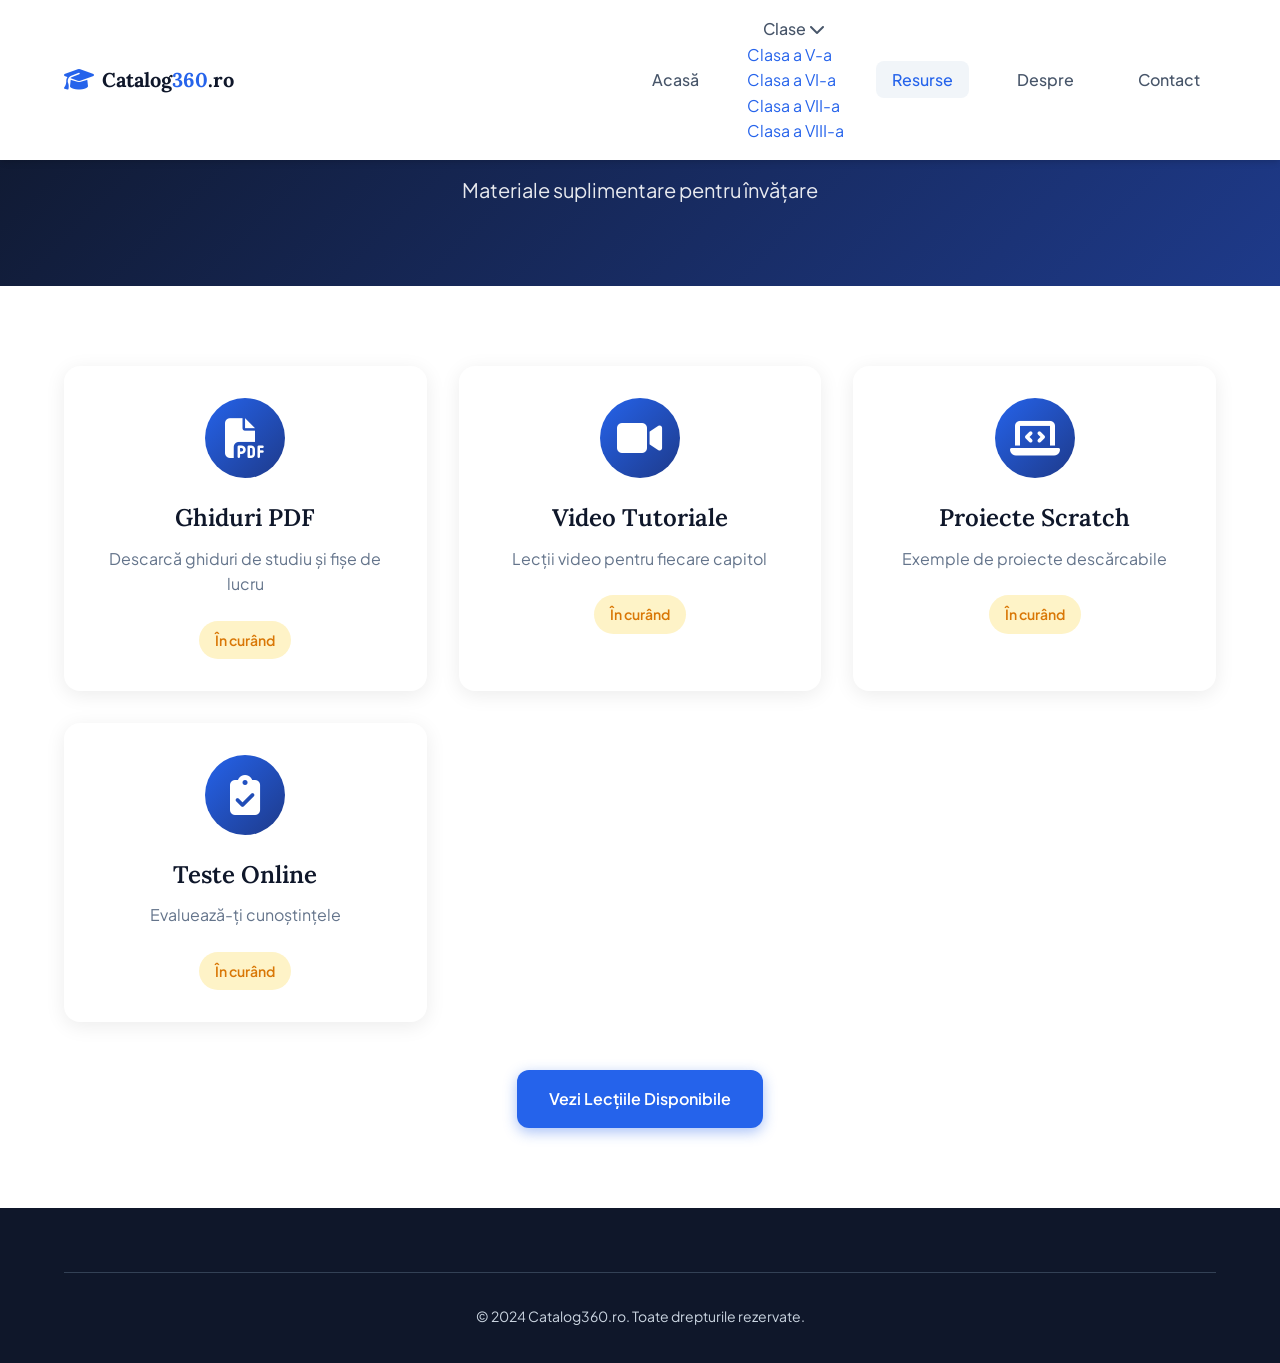
<file: resurse.html>
<!DOCTYPE html>
<html lang="ro">
<head>
    <meta charset="UTF-8">
    <meta name="viewport" content="width=device-width, initial-scale=1.0">
    <title>Resurse - Catalog360.ro</title>
    <link rel="preconnect" href="https://fonts.googleapis.com">
    <link rel="preconnect" href="https://fonts.gstatic.com" crossorigin>
    <link href="https://fonts.googleapis.com/css2?family=Lora:ital,wght@0,400;0,600;0,700;1,400&family=Plus+Jakarta+Sans:wght@300;400;500;600;700&family=JetBrains+Mono:wght@400;500&display=swap" rel="stylesheet">
    <link rel="stylesheet" href="https://cdnjs.cloudflare.com/ajax/libs/font-awesome/6.4.0/css/all.min.css">
    <link rel="stylesheet" href="css/style.css">
</head>
<body>
    <nav class="navbar">
        <div class="container nav-container">
            <a href="index.html" class="logo"><span class="logo-icon"><i class="fas fa-graduation-cap"></i></span><span class="logo-text">Catalog<span class="highlight">360</span>.ro</span></a>
            <button class="mobile-menu-btn" aria-label="Meniu"><i class="fas fa-bars"></i></button>
            <ul class="nav-menu">
                <li><a href="index.html" class="nav-link">Acasă</a></li>
                <li class="dropdown"><a href="#" class="nav-link">Clase <i class="fas fa-chevron-down"></i></a>
                    <ul class="dropdown-menu">
                        <li><a href="clasa-v.html">Clasa a V-a</a></li>
                        <li><a href="clasa-vi.html">Clasa a VI-a</a></li>
                        <li><a href="clasa-vii.html">Clasa a VII-a</a></li>
                        <li><a href="clasa-viii.html">Clasa a VIII-a</a></li>
                    </ul>
                </li>
                <li><a href="resurse.html" class="nav-link active">Resurse</a></li>
                <li><a href="despre.html" class="nav-link">Despre</a></li>
                <li><a href="contact.html" class="nav-link">Contact</a></li>
            </ul>
        </div>
    </nav>
    <section class="page-header"><div class="container"><h1>Resurse Educaționale</h1><p>Materiale suplimentare pentru învățare</p></div></section>
    <section class="resources-content">
        <div class="container">
            <div class="resources-grid">
                <div class="resource-card">
                    <div class="resource-icon"><i class="fas fa-file-pdf"></i></div>
                    <h3>Ghiduri PDF</h3>
                    <p>Descarcă ghiduri de studiu și fișe de lucru</p>
                    <span class="resource-status soon">În curând</span>
                </div>
                <div class="resource-card">
                    <div class="resource-icon"><i class="fas fa-video"></i></div>
                    <h3>Video Tutoriale</h3>
                    <p>Lecții video pentru fiecare capitol</p>
                    <span class="resource-status soon">În curând</span>
                </div>
                <div class="resource-card">
                    <div class="resource-icon"><i class="fas fa-laptop-code"></i></div>
                    <h3>Proiecte Scratch</h3>
                    <p>Exemple de proiecte descărcabile</p>
                    <span class="resource-status soon">În curând</span>
                </div>
                <div class="resource-card">
                    <div class="resource-icon"><i class="fas fa-clipboard-check"></i></div>
                    <h3>Teste Online</h3>
                    <p>Evaluează-ți cunoștințele</p>
                    <span class="resource-status soon">În curând</span>
                </div>
            </div>
            <div class="resources-cta"><a href="clasa-v.html" class="btn btn-primary">Vezi Lecțiile Disponibile</a></div>
        </div>
    </section>
    <footer class="footer"><div class="container"><div class="footer-bottom"><p>&copy; 2024 Catalog360.ro. Toate drepturile rezervate.</p></div></div></footer>
    <script src="js/main.js"></script>
</body>
</html>
</file>
<file: css/style.css>
/* ===================================
   CATALOG360.RO - STYLESHEET
   Visual Identity: Professional, Academic, Modern
   =================================== */

/* CSS Variables - Color Palette & Typography */
:root {
    /* Primary Colors - Navy Blue Spectrum */
    --color-navy-dark: #0f172a;
    --color-navy-primary: #1e3a8a;
    --color-royal-blue: #2563eb;
    --color-blue-medium: #3b82f6;
    --color-blue-light: #60a5fa;
    
    /* Accent Colors */
    --color-red-accent: #ef4444;
    --color-red-dark: #dc2626;
    
    /* Neutral Grays */
    --color-slate-50: #f8fafc;
    --color-slate-100: #f1f5f9;
    --color-slate-200: #e2e8f0;
    --color-slate-300: #cbd5e1;
    --color-slate-400: #94a3b8;
    --color-slate-500: #64748b;
    --color-slate-600: #475569;
    --color-slate-700: #334155;
    --color-slate-800: #1e293b;
    --color-slate-900: #0f172a;
    
    /* White */
    --color-white: #ffffff;
    
    /* Typography */
    --font-serif: 'Lora', 'Merriweather', Georgia, serif;
    --font-sans: 'Plus Jakarta Sans', 'Inter', -apple-system, BlinkMacSystemFont, sans-serif;
    --font-mono: 'JetBrains Mono', 'Fira Code', monospace;
    
    /* Font Sizes */
    --text-xs: 0.75rem;
    --text-sm: 0.875rem;
    --text-base: 1rem;
    --text-lg: 1.125rem;
    --text-xl: 1.25rem;
    --text-2xl: 1.5rem;
    --text-3xl: 1.875rem;
    --text-4xl: 2.25rem;
    --text-5xl: 3rem;
    
    /* Spacing */
    --spacing-xs: 0.25rem;
    --spacing-sm: 0.5rem;
    --spacing-md: 1rem;
    --spacing-lg: 1.5rem;
    --spacing-xl: 2rem;
    --spacing-2xl: 3rem;
    --spacing-3xl: 4rem;
    
    /* Border Radius */
    --radius-sm: 0.25rem;
    --radius-md: 0.5rem;
    --radius-lg: 0.75rem;
    --radius-xl: 1rem;
    --radius-2xl: 1.5rem;
    --radius-full: 9999px;
    
    /* Shadows */
    --shadow-sm: 0 1px 2px 0 rgba(0, 0, 0, 0.05);
    --shadow-md: 0 4px 6px -1px rgba(0, 0, 0, 0.1), 0 2px 4px -1px rgba(0, 0, 0, 0.06);
    --shadow-lg: 0 10px 15px -3px rgba(0, 0, 0, 0.1), 0 4px 6px -2px rgba(0, 0, 0, 0.05);
    --shadow-xl: 0 20px 25px -5px rgba(0, 0, 0, 0.1), 0 10px 10px -5px rgba(0, 0, 0, 0.04);
    
    /* Transitions */
    --transition-fast: 150ms ease;
    --transition-base: 300ms ease;
    --transition-slow: 500ms ease;
}

/* Reset & Base Styles */
*, *::before, *::after {
    margin: 0;
    padding: 0;
    box-sizing: border-box;
}

html {
    scroll-behavior: smooth;
    font-size: 16px;
}

body {
    font-family: var(--font-sans);
    font-size: var(--text-base);
    line-height: 1.6;
    color: var(--color-slate-700);
    background-color: var(--color-white);
    overflow-x: hidden;
}

h1, h2, h3, h4, h5, h6 {
    font-family: var(--font-serif);
    font-weight: 600;
    line-height: 1.3;
    color: var(--color-navy-dark);
    margin-bottom: var(--spacing-md);
}

h1 { font-size: var(--text-4xl); }
h2 { font-size: var(--text-3xl); }
h3 { font-size: var(--text-2xl); }
h4 { font-size: var(--text-xl); }

p {
    margin-bottom: var(--spacing-md);
}

a {
    color: var(--color-royal-blue);
    text-decoration: none;
    transition: color var(--transition-fast);
}

a:hover {
    color: var(--color-navy-primary);
}

ul {
    list-style: none;
}

img {
    max-width: 100%;
    height: auto;
    display: block;
}

/* Container */
.container {
    width: 100%;
    max-width: 1200px;
    margin: 0 auto;
    padding: 0 var(--spacing-lg);
}

/* ===================================
   NAVIGATION
   =================================== */
.navbar {
    position: fixed;
    top: 0;
    left: 0;
    width: 100%;
    background-color: var(--color-white);
    box-shadow: var(--shadow-md);
    z-index: 1000;
    padding: var(--spacing-md) 0;
}

.nav-container {
    display: flex;
    justify-content: space-between;
    align-items: center;
}

.logo {
    display: flex;
    align-items: center;
    gap: var(--spacing-sm);
    font-family: var(--font-serif);
    font-size: var(--text-xl);
    font-weight: 700;
    color: var(--color-navy-dark);
}

.logo-icon {
    font-size: var(--text-2xl);
    color: var(--color-royal-blue);
}

.logo-text .highlight {
    color: var(--color-royal-blue);
}

.nav-menu {
    display: flex;
    gap: var(--spacing-xl);
    align-items: center;
}

.nav-link {
    font-family: var(--font-sans);
    font-weight: 500;
    color: var(--color-slate-600);
    padding: var(--spacing-sm) var(--spacing-md);
    border-radius: var(--radius-md);
    transition: all var(--transition-fast);
}

.nav-link:hover,
.nav-link.active {
    color: var(--color-royal-blue);
    background-color: var(--color-slate-100);
}

.mobile-menu-btn {
    display: none;
    background: none;
    border: none;
    font-size: var(--text-2xl);
    color: var(--color-navy-dark);
    cursor: pointer;
}

/* ===================================
   HERO SECTION
   =================================== */
.hero {
    position: relative;
    background: linear-gradient(135deg, var(--color-navy-dark) 0%, var(--color-navy-primary) 100%);
    padding: 8rem 0 4rem;
    min-height: 90vh;
    display: flex;
    align-items: center;
    overflow: hidden;
}

.hero-container {
    display: grid;
    grid-template-columns: 1fr 1fr;
    gap: var(--spacing-3xl);
    align-items: center;
}

.hero-content {
    color: var(--color-white);
}

.hero-content h1 {
    font-size: clamp(2.5rem, 5vw, 3.5rem);
    color: var(--color-white);
    margin-bottom: var(--spacing-lg);
}

.hero-content .highlight {
    color: var(--color-blue-light);
    position: relative;
}

.hero-subtitle {
    font-size: var(--text-xl);
    font-weight: 300;
    margin-bottom: var(--spacing-md);
    opacity: 0.95;
}

.hero-description {
    font-size: var(--text-base);
    margin-bottom: var(--spacing-2xl);
    opacity: 0.9;
    max-width: 500px;
}

.hero-buttons {
    display: flex;
    gap: var(--spacing-md);
    flex-wrap: wrap;
}

/* Buttons */
.btn {
    display: inline-flex;
    align-items: center;
    gap: var(--spacing-sm);
    padding: var(--spacing-md) var(--spacing-xl);
    font-family: var(--font-sans);
    font-weight: 600;
    font-size: var(--text-base);
    border-radius: var(--radius-lg);
    transition: all var(--transition-base);
    cursor: pointer;
    border: none;
    text-align: center;
}

.btn-primary {
    background-color: var(--color-royal-blue);
    color: var(--color-white);
    box-shadow: 0 4px 14px 0 rgba(37, 99, 235, 0.4);
}

.btn-primary:hover {
    background-color: var(--color-blue-medium);
    transform: translateY(-2px);
    box-shadow: 0 6px 20px 0 rgba(37, 99, 235, 0.5);
}

.btn-secondary {
    background-color: transparent;
    color: var(--color-white);
    border: 2px solid var(--color-white);
}

.btn-secondary:hover {
    background-color: var(--color-white);
    color: var(--color-navy-dark);
}

.btn-white {
    background-color: var(--color-white);
    color: var(--color-royal-blue);
}

.btn-white:hover {
    background-color: var(--color-slate-100);
    transform: translateY(-2px);
}

.btn-large {
    padding: var(--spacing-lg) var(--spacing-2xl);
    font-size: var(--text-lg);
}

/* Mascot */
.hero-mascot {
    display: flex;
    justify-content: center;
    align-items: center;
}

.mascot-container {
    position: relative;
    width: 100%;
    max-width: 450px;
}

.mascot-svg {
    width: 100%;
    height: auto;
    animation: float 3s ease-in-out infinite;
}

@keyframes float {
    0%, 100% { transform: translateY(0); }
    50% { transform: translateY(-15px); }
}

/* Wave Divider */
.wave-divider {
    position: absolute;
    bottom: 0;
    left: 0;
    width: 100%;
    line-height: 0;
}

.wave-divider svg {
    width: 100%;
    height: 80px;
}

/* ===================================
   SECTIONS GENERAL
   =================================== */
section {
    padding: var(--spacing-3xl) 0;
}

.section-title {
    text-align: center;
    font-size: clamp(2rem, 4vw, 2.5rem);
    margin-bottom: var(--spacing-md);
    color: var(--color-navy-dark);
}

.section-subtitle {
    text-align: center;
    font-size: var(--text-lg);
    color: var(--color-slate-500);
    max-width: 600px;
    margin: 0 auto var(--spacing-2xl);
}

/* ===================================
   FEATURES SECTION
   =================================== */
.features {
    background-color: var(--color-slate-50);
}

.features-grid {
    display: grid;
    grid-template-columns: repeat(auto-fit, minmax(250px, 1fr));
    gap: var(--spacing-xl);
}

.feature-card {
    background-color: var(--color-white);
    padding: var(--spacing-2xl);
    border-radius: var(--radius-xl);
    box-shadow: var(--shadow-md);
    transition: all var(--transition-base);
    text-align: center;
}

.feature-card:hover {
    transform: translateY(-5px);
    box-shadow: var(--shadow-xl);
}

.feature-icon {
    width: 80px;
    height: 80px;
    margin: 0 auto var(--spacing-lg);
    background: linear-gradient(135deg, var(--color-royal-blue), var(--color-blue-medium));
    border-radius: var(--radius-full);
    display: flex;
    align-items: center;
    justify-content: center;
    font-size: var(--text-3xl);
    color: var(--color-white);
}

.feature-card h3 {
    font-size: var(--text-xl);
    margin-bottom: var(--spacing-md);
    color: var(--color-navy-dark);
}

.feature-card p {
    color: var(--color-slate-600);
    font-size: var(--text-base);
    margin-bottom: 0;
}

/* ===================================
   MODULES PREVIEW SECTION
   =================================== */
.modules-preview {
    background-color: var(--color-white);
}

.modules-timeline {
    display: grid;
    grid-template-columns: repeat(auto-fit, minmax(300px, 1fr));
    gap: var(--spacing-xl);
}

.module-card {
    background-color: var(--color-white);
    border: 2px solid var(--color-slate-200);
    border-radius: var(--radius-xl);
    padding: var(--spacing-xl);
    transition: all var(--transition-base);
    position: relative;
    overflow: hidden;
}

.module-card::before {
    content: '';
    position: absolute;
    top: 0;
    left: 0;
    width: 100%;
    height: 4px;
    background: linear-gradient(90deg, var(--color-royal-blue), var(--color-blue-medium));
    transform: scaleX(0);
    transform-origin: left;
    transition: transform var(--transition-base);
}

.module-card:hover {
    border-color: var(--color-royal-blue);
    box-shadow: var(--shadow-lg);
    transform: translateY(-3px);
}

.module-card:hover::before {
    transform: scaleX(1);
}

.module-header {
    display: flex;
    justify-content: space-between;
    align-items: center;
    margin-bottom: var(--spacing-md);
}

.module-number {
    font-family: var(--font-sans);
    font-weight: 700;
    color: var(--color-royal-blue);
    font-size: var(--text-sm);
    text-transform: uppercase;
    letter-spacing: 0.5px;
}

.module-hours {
    background-color: var(--color-slate-100);
    color: var(--color-slate-600);
    padding: var(--spacing-xs) var(--spacing-md);
    border-radius: var(--radius-full);
    font-size: var(--text-sm);
    font-weight: 600;
}

.module-card h3 {
    font-size: var(--text-lg);
    margin-bottom: var(--spacing-md);
    color: var(--color-navy-dark);
}

.module-topics {
    margin-bottom: var(--spacing-lg);
}

.module-topics li {
    display: flex;
    align-items: center;
    gap: var(--spacing-sm);
    margin-bottom: var(--spacing-sm);
    color: var(--color-slate-600);
    font-size: var(--text-base);
}

.module-topics i {
    color: var(--color-royal-blue);
    font-size: var(--text-sm);
}

.module-link {
    display: inline-flex;
    align-items: center;
    gap: var(--spacing-sm);
    font-weight: 600;
    color: var(--color-royal-blue);
    transition: gap var(--transition-fast);
}

.module-link:hover {
    gap: var(--spacing-md);
}

/* ===================================
   COMPETENCIES SECTION
   =================================== */
.competencies {
    background: linear-gradient(135deg, var(--color-navy-dark) 0%, var(--color-navy-primary) 100%);
    color: var(--color-white);
}

.competencies .section-title,
.competencies .section-subtitle {
    color: var(--color-white);
}

.competencies .section-subtitle {
    opacity: 0.9;
}

.competencies-grid {
    display: grid;
    grid-template-columns: repeat(auto-fit, minmax(200px, 1fr));
    gap: var(--spacing-lg);
    margin-top: var(--spacing-2xl);
}

.competency-item {
    background-color: rgba(255, 255, 255, 0.1);
    backdrop-filter: blur(10px);
    padding: var(--spacing-lg);
    border-radius: var(--radius-lg);
    display: flex;
    align-items: center;
    gap: var(--spacing-md);
    transition: all var(--transition-base);
}

.competency-item:hover {
    background-color: rgba(255, 255, 255, 0.15);
    transform: scale(1.05);
}

.competency-badge {
    background-color: var(--color-royal-blue);
    color: var(--color-white);
    width: 50px;
    height: 50px;
    border-radius: var(--radius-md);
    display: flex;
    align-items: center;
    justify-content: center;
    font-weight: 700;
    font-size: var(--text-lg);
    flex-shrink: 0;
}

.competency-item p {
    font-size: var(--text-sm);
    margin-bottom: 0;
    opacity: 0.95;
}

/* ===================================
   CTA SECTION
   =================================== */
.cta-section {
    background-color: var(--color-slate-50);
    padding: var(--spacing-3xl) 0;
}

.cta-container {
    display: flex;
    justify-content: space-between;
    align-items: center;
    gap: var(--spacing-2xl);
    background: linear-gradient(135deg, var(--color-royal-blue), var(--color-blue-medium));
    padding: var(--spacing-3xl);
    border-radius: var(--radius-2xl);
    box-shadow: var(--shadow-xl);
}

.cta-content {
    flex: 1;
    color: var(--color-white);
}

.cta-content h2 {
    color: var(--color-white);
    font-size: clamp(1.75rem, 3vw, 2.25rem);
    margin-bottom: var(--spacing-md);
}

.cta-content p {
    font-size: var(--text-lg);
    margin-bottom: var(--spacing-xl);
    opacity: 0.95;
}

.cta-mascot-small {
    flex-shrink: 0;
    width: 150px;
}

.cta-mascot-small svg {
    width: 100%;
    height: auto;
    animation: float 2.5s ease-in-out infinite;
}

/* ===================================
   FOOTER
   =================================== */
.footer {
    background-color: var(--color-navy-dark);
    color: var(--color-slate-300);
    padding: var(--spacing-3xl) 0 var(--spacing-xl);
}

.footer-container {
    display: grid;
    grid-template-columns: 1.5fr 2fr;
    gap: var(--spacing-3xl);
    margin-bottom: var(--spacing-2xl);
}

.footer-brand .logo {
    color: var(--color-white);
    margin-bottom: var(--spacing-md);
}

.footer-brand p {
    margin-bottom: var(--spacing-sm);
    font-size: var(--text-sm);
}

.footer-note {
    font-size: var(--text-xs);
    opacity: 0.7;
}

.footer-links {
    display: grid;
    grid-template-columns: repeat(3, 1fr);
    gap: var(--spacing-xl);
}

.footer-column h4 {
    color: var(--color-white);
    font-size: var(--text-base);
    margin-bottom: var(--spacing-lg);
    font-family: var(--font-sans);
    font-weight: 600;
}

.footer-column ul li {
    margin-bottom: var(--spacing-sm);
}

.footer-column a {
    color: var(--color-slate-400);
    font-size: var(--text-sm);
    transition: color var(--transition-fast);
}

.footer-column a:hover {
    color: var(--color-white);
}

.footer-bottom {
    border-top: 1px solid var(--color-slate-700);
    padding-top: var(--spacing-xl);
    text-align: center;
}

.footer-bottom p {
    font-size: var(--text-sm);
    margin-bottom: var(--spacing-xs);
}

.credit {
    font-size: var(--text-xs);
    opacity: 0.7;
}

.credit i {
    color: var(--color-red-accent);
}

/* ===================================
   RESPONSIVE DESIGN
   =================================== */
@media (max-width: 992px) {
    .hero-container {
        grid-template-columns: 1fr;
        text-align: center;
    }
    
    .hero-content {
        order: 2;
    }
    
    .hero-mascot {
        order: 1;
        max-width: 350px;
    }
    
    .hero-description {
        margin-left: auto;
        margin-right: auto;
    }
    
    .hero-buttons {
        justify-content: center;
    }
    
    .footer-container {
        grid-template-columns: 1fr;
    }
    
    .cta-container {
        flex-direction: column;
        text-align: center;
    }
}

@media (max-width: 768px) {
    .nav-menu {
        position: fixed;
        top: 70px;
        left: -100%;
        width: 100%;
        background-color: var(--color-white);
        flex-direction: column;
        padding: var(--spacing-xl);
        box-shadow: var(--shadow-lg);
        transition: left var(--transition-base);
    }
    
    .nav-menu.active {
        left: 0;
    }
    
    .mobile-menu-btn {
        display: block;
    }
    
    .features-grid {
        grid-template-columns: 1fr;
    }
    
    .modules-timeline {
        grid-template-columns: 1fr;
    }
    
    .competencies-grid {
        grid-template-columns: repeat(2, 1fr);
    }
    
    .footer-links {
        grid-template-columns: 1fr;
        text-align: center;
    }
}

@media (max-width: 480px) {
    :root {
        --text-4xl: 2rem;
        --text-3xl: 1.5rem;
    }
    
    .hero-buttons {
        flex-direction: column;
        width: 100%;
    }
    
    .btn {
        width: 100%;
        justify-content: center;
    }
    
    .competencies-grid {
        grid-template-columns: 1fr;
    }
    
    .cta-container {
        padding: var(--spacing-xl);
    }
}

/* ===================================
   ANIMATIONS
   =================================== */
@keyframes fadeInUp {
    from {
        opacity: 0;
        transform: translateY(30px);
    }
    to {
        opacity: 1;
        transform: translateY(0);
    }
}

.hero-content,
.feature-card,
.module-card {
    animation: fadeInUp 0.6s ease-out;
}

/* Smooth focus for accessibility */
a:focus,
button:focus {
    outline: 2px solid var(--color-royal-blue);
    outline-offset: 2px;
}

/* Selection color */
::selection {
    background-color: var(--color-royal-blue);
    color: var(--color-white);
}

::-moz-selection {
    background-color: var(--color-royal-blue);
    color: var(--color-white);
}

/* Work In Progress Pages */
.work-in-progress {
    min-height: 80vh;
    display: flex;
    align-items: center;
    justify-content: center;
    padding: 6rem 2rem;
    background: linear-gradient(135deg, #f8fafc 0%, #e2e8f0 100%);
}

.wip-content {
    text-align: center;
    max-width: 700px;
}

.wip-icon {
    width: 120px;
    height: 120px;
    margin: 0 auto 2rem;
    background: linear-gradient(135deg, #2563eb 0%, #1e3a8a 100%);
    border-radius: 50%;
    display: flex;
    align-items: center;
    justify-content: center;
    animation: pulse 2s infinite;
}

.wip-icon i {
    font-size: 3.5rem;
    color: white;
}

@keyframes pulse {
    0%, 100% { transform: scale(1); }
    50% { transform: scale(1.05); }
}

.wip-content h1 {
    font-family: 'Lora', serif;
    font-size: 2.5rem;
    color: #0f172a;
    margin-bottom: 1rem;
}

.wip-subtitle {
    font-size: 1.25rem;
    color: #2563eb;
    font-weight: 600;
    margin-bottom: 1.5rem;
}

.wip-description {
    color: #475569;
    font-size: 1.1rem;
    line-height: 1.7;
    margin-bottom: 2rem;
}

.wip-preview {
    background: white;
    border-radius: 1rem;
    padding: 2rem;
    margin-bottom: 2rem;
    box-shadow: 0 4px 20px rgba(0, 0, 0, 0.08);
    text-align: left;
}

.wip-preview h3 {
    font-family: 'Lora', serif;
    color: #0f172a;
    margin-bottom: 1.5rem;
    font-size: 1.5rem;
}

.wip-preview ul {
    list-style: none;
    padding: 0;
}

.wip-preview li {
    padding: 0.75rem 0;
    color: #475569;
    display: flex;
    align-items: center;
    gap: 0.75rem;
    border-bottom: 1px solid #f1f5f9;
}

.wip-preview li:last-child {
    border-bottom: none;
}

.wip-preview li i {
    color: #f59e0b;
    width: 20px;
}

.wip-actions {
    display: flex;
    gap: 1rem;
    justify-content: center;
    flex-wrap: wrap;
    margin-bottom: 2rem;
}

.wip-notify {
    background: linear-gradient(135deg, #2563eb 0%, #1e3a8a 100%);
    color: white;
    padding: 2rem;
    border-radius: 1rem;
}

.wip-notify p {
    margin-bottom: 1rem;
    font-weight: 500;
}

.notify-form {
    display: flex;
    gap: 0.75rem;
    flex-wrap: wrap;
    justify-content: center;
}

.notify-form input {
    padding: 0.875rem 1.25rem;
    border-radius: 0.5rem;
    border: none;
    min-width: 250px;
    font-family: 'Plus Jakarta Sans', sans-serif;
}

.notify-form .btn {
    background: white;
    color: #2563eb;
}

.notify-form .btn:hover {
    background: #f1f5f9;
}

/* Page Header */
.page-header {
    background: linear-gradient(135deg, #0f172a 0%, #1e3a8a 100%);
    color: white;
    padding: 6rem 2rem 4rem;
    text-align: center;
}

.page-header h1 {
    font-family: 'Lora', serif;
    font-size: 3rem;
    margin-bottom: 1rem;
}

.page-header p {
    font-size: 1.25rem;
    opacity: 0.9;
}

/* About Page */
.about-content {
    padding: 5rem 2rem;
}

.about-grid {
    display: grid;
    grid-template-columns: 1fr 1fr;
    gap: 4rem;
    align-items: center;
}

.about-text h2 {
    font-family: 'Lora', serif;
    color: #0f172a;
    font-size: 2rem;
    margin-bottom: 1rem;
    margin-top: 2rem;
}

.about-text h2:first-child {
    margin-top: 0;
}

.about-text p {
    color: #475569;
    line-height: 1.8;
}

.about-list {
    list-style: none;
    padding: 0;
}

.about-list li {
    padding: 0.75rem 0;
    color: #475569;
    display: flex;
    align-items: center;
    gap: 0.75rem;
}

.about-list li i {
    color: #2563eb;
}

.about-mascot svg {
    width: 100%;
    max-width: 300px;
    display: block;
    margin: 0 auto;
}

/* Contact Page */
.contact-content {
    padding: 5rem 2rem;
}

.contact-grid {
    display: grid;
    grid-template-columns: 1fr 1fr;
    gap: 4rem;
}

.contact-info h3 {
    font-family: 'Lora', serif;
    color: #0f172a;
    font-size: 1.5rem;
    margin-bottom: 1.5rem;
}

.contact-info ul {
    list-style: none;
    padding: 0;
    margin-bottom: 2rem;
}

.contact-info li {
    padding: 1rem 0;
    color: #475569;
    display: flex;
    align-items: center;
    gap: 1rem;
    border-bottom: 1px solid #f1f5f9;
}

.contact-info li i {
    color: #2563eb;
    width: 24px;
}

.social-links {
    display: flex;
    gap: 1rem;
}

.social-links a {
    width: 45px;
    height: 45px;
    border-radius: 50%;
    background: #f1f5f9;
    display: flex;
    align-items: center;
    justify-content: center;
    color: #2563eb;
    transition: all 0.3s ease;
}

.social-links a:hover {
    background: #2563eb;
    color: white;
    transform: translateY(-3px);
}

.contact-form {
    display: flex;
    flex-direction: column;
    gap: 1rem;
}

.contact-form input,
.contact-form textarea {
    padding: 1rem 1.25rem;
    border: 2px solid #e2e8f0;
    border-radius: 0.5rem;
    font-family: 'Plus Jakarta Sans', sans-serif;
    font-size: 1rem;
    transition: border-color 0.3s ease;
}

.contact-form input:focus,
.contact-form textarea:focus {
    outline: none;
    border-color: #2563eb;
}

/* Resources Page */
.resources-content {
    padding: 5rem 2rem;
}

.resources-grid {
    display: grid;
    grid-template-columns: repeat(auto-fit, minmax(280px, 1fr));
    gap: 2rem;
    margin-bottom: 3rem;
}

.resource-card {
    background: white;
    border-radius: 1rem;
    padding: 2rem;
    text-align: center;
    box-shadow: 0 4px 20px rgba(0, 0, 0, 0.08);
    transition: transform 0.3s ease;
    position: relative;
    overflow: hidden;
}

.resource-card:hover {
    transform: translateY(-8px);
}

.resource-icon {
    width: 80px;
    height: 80px;
    margin: 0 auto 1.5rem;
    background: linear-gradient(135deg, #2563eb 0%, #1e3a8a 100%);
    border-radius: 50%;
    display: flex;
    align-items: center;
    justify-content: center;
}

.resource-icon i {
    font-size: 2.5rem;
    color: white;
}

.resource-card h3 {
    font-family: 'Lora', serif;
    color: #0f172a;
    margin-bottom: 0.75rem;
}

.resource-card p {
    color: #64748b;
    margin-bottom: 1.5rem;
}

.resource-status {
    display: inline-block;
    padding: 0.5rem 1rem;
    background: #fef3c7;
    color: #d97706;
    border-radius: 2rem;
    font-size: 0.875rem;
    font-weight: 600;
}

.resources-cta {
    text-align: center;
}

/* Responsive adjustments for new pages */
@media (max-width: 900px) {
    .about-grid,
    .contact-grid {
        grid-template-columns: 1fr;
        gap: 3rem;
    }
    
    .about-mascot {
        order: -1;
    }
}

@media (max-width: 600px) {
    .wip-actions {
        flex-direction: column;
    }
    
    .notify-form {
        flex-direction: column;
    }
    
    .notify-form input {
        min-width: 100%;
    }
}
</file>
<file: css/class-page.css>
/* Class Page Specific Styles */

.page-header {
    background: linear-gradient(135deg, var(--color-navy-dark) 0%, var(--color-navy-primary) 100%);
    color: var(--color-white);
    padding: 8rem 0 4rem;
    text-align: center;
}

.breadcrumb {
    display: flex;
    justify-content: center;
    align-items: center;
    gap: var(--spacing-md);
    margin-bottom: var(--spacing-lg);
    font-size: var(--text-sm);
}

.breadcrumb a {
    color: var(--color-blue-light);
}

.breadcrumb i {
    font-size: var(--text-xs);
}

.header-subtitle {
    font-size: var(--text-lg);
    opacity: 0.9;
    max-width: 700px;
    margin: 0 auto var(--spacing-2xl);
}

.class-info-cards {
    display: grid;
    grid-template-columns: repeat(auto-fit, minmax(200px, 1fr));
    gap: var(--spacing-lg);
    max-width: 900px;
    margin: 0 auto;
}

.info-card {
    background-color: rgba(255, 255, 255, 0.1);
    backdrop-filter: blur(10px);
    padding: var(--spacing-lg);
    border-radius: var(--radius-lg);
    display: flex;
    align-items: center;
    gap: var(--spacing-md);
}

.info-icon {
    width: 50px;
    height: 50px;
    background-color: var(--color-royal-blue);
    border-radius: var(--radius-md);
    display: flex;
    align-items: center;
    justify-content: center;
    font-size: var(--text-xl);
}

.info-content {
    display: flex;
    flex-direction: column;
}

.info-label {
    font-size: var(--text-xs);
    opacity: 0.8;
    text-transform: uppercase;
    letter-spacing: 0.5px;
}

.info-value {
    font-size: var(--text-lg);
    font-weight: 700;
}

.curriculum-notice {
    background-color: var(--color-slate-100);
    border-left: 4px solid var(--color-royal-blue);
    padding: var(--spacing-lg);
    border-radius: var(--radius-md);
    display: flex;
    gap: var(--spacing-lg);
    margin: var(--spacing-2xl) auto;
    max-width: 900px;
}

.notice-icon {
    font-size: var(--text-3xl);
    color: var(--color-royal-blue);
    flex-shrink: 0;
}

.notice-content h3 {
    font-size: var(--text-lg);
    margin-bottom: var(--spacing-sm);
    color: var(--color-navy-dark);
}

.notice-content p {
    font-size: var(--text-sm);
    color: var(--color-slate-600);
    margin-bottom: 0;
}

/* Modules Content Section */
.modules-content-section {
    padding: var(--spacing-3xl) 0;
}

.module-full {
    background-color: var(--color-white);
    border: 2px solid var(--color-slate-200);
    border-radius: var(--radius-xl);
    padding: var(--spacing-2xl);
    margin-bottom: var(--spacing-2xl);
    transition: all var(--transition-base);
}

.module-full:hover {
    border-color: var(--color-royal-blue);
    box-shadow: var(--shadow-lg);
}

.module-full-header {
    display: flex;
    justify-content: space-between;
    align-items: center;
    margin-bottom: var(--spacing-lg);
    padding-bottom: var(--spacing-md);
    border-bottom: 2px solid var(--color-slate-200);
}

.module-badge-large {
    background: linear-gradient(135deg, var(--color-royal-blue), var(--color-blue-medium));
    color: var(--color-white);
    padding: var(--spacing-sm) var(--spacing-xl);
    border-radius: var(--radius-full);
    font-weight: 700;
    font-size: var(--text-sm);
    text-transform: uppercase;
    letter-spacing: 0.5px;
}

.module-meta-large {
    display: flex;
    gap: var(--spacing-lg);
    color: var(--color-slate-600);
    font-size: var(--text-sm);
}

.module-meta-large span {
    display: flex;
    align-items: center;
    gap: var(--spacing-xs);
}

.module-full > h3 {
    font-size: var(--text-2xl);
    margin-bottom: var(--spacing-xl);
    color: var(--color-navy-dark);
}

.unit-block {
    background-color: var(--color-slate-50);
    border-radius: var(--radius-lg);
    padding: var(--spacing-xl);
    margin-bottom: var(--spacing-xl);
}

.unit-title {
    font-family: var(--font-serif);
    font-size: var(--text-xl);
    color: var(--color-navy-dark);
    margin-bottom: var(--spacing-lg);
    display: flex;
    justify-content: space-between;
    align-items: center;
    flex-wrap: wrap;
    gap: var(--spacing-sm);
}

.unit-cs {
    font-family: var(--font-sans);
    font-size: var(--text-sm);
    font-weight: 500;
    color: var(--color-slate-500);
    background-color: var(--color-white);
    padding: var(--spacing-xs) var(--spacing-md);
    border-radius: var(--radius-md);
}

.lesson-block {
    background-color: var(--color-white);
    border-radius: var(--radius-md);
    padding: var(--spacing-lg);
    margin-bottom: var(--spacing-md);
    border: 1px solid var(--color-slate-200);
    transition: all var(--transition-fast);
}

.lesson-block:hover {
    border-color: var(--color-blue-light);
    box-shadow: var(--shadow-sm);
}

.lesson-block-header {
    display: flex;
    align-items: flex-start;
    gap: var(--spacing-md);
    margin-bottom: var(--spacing-md);
}

.lesson-badge {
    background-color: var(--color-slate-100);
    color: var(--color-slate-700);
    padding: var(--spacing-xs) var(--spacing-md);
    border-radius: var(--radius-md);
    font-size: var(--text-sm);
    font-weight: 600;
    flex-shrink: 0;
}

.badge-recap {
    background-color: var(--color-royal-blue);
    color: var(--color-white);
}

.badge-project {
    background: linear-gradient(135deg, var(--color-royal-blue), var(--color-red-accent));
    color: var(--color-white);
}

.lesson-block-header h5 {
    font-family: var(--font-sans);
    font-size: var(--text-lg);
    font-weight: 600;
    color: var(--color-navy-dark);
    margin-bottom: 0;
    flex: 1;
}

.lesson-block-content {
    padding-top: var(--spacing-md);
    border-top: 1px solid var(--color-slate-100);
}

.lesson-desc {
    font-size: var(--text-base);
    color: var(--color-slate-600);
    margin-bottom: var(--spacing-md);
}

.lesson-activities {
    background-color: var(--color-slate-50);
    padding: var(--spacing-md);
    border-radius: var(--radius-md);
    font-size: var(--text-sm);
    margin-bottom: var(--spacing-md);
    border-left: 3px solid var(--color-royal-blue);
}

.lesson-activities strong {
    color: var(--color-navy-dark);
    display: block;
    margin-bottom: var(--spacing-xs);
}

.recapitulare-block {
    border-color: var(--color-royal-blue);
    background-color: rgba(37, 99, 235, 0.05);
}

.project-block {
    border-color: var(--color-royal-blue);
    background-color: rgba(37, 99, 235, 0.05);
}

.lesson-actions {
    display: flex;
    gap: var(--spacing-sm);
    margin-top: var(--spacing-md);
}

.btn-sm {
    padding: var(--spacing-sm) var(--spacing-md);
    font-size: var(--text-sm);
}

/* Competencies Matrix */
.competencies-matrix-section {
    background-color: var(--color-slate-50);
    padding: var(--spacing-3xl) 0;
}

.matrix-table-container {
    overflow-x: auto;
    margin-top: var(--spacing-2xl);
}

.competencies-matrix {
    width: 100%;
    background-color: var(--color-white);
    border-radius: var(--radius-lg);
    overflow: hidden;
    box-shadow: var(--shadow-md);
}

.competencies-matrix th {
    background-color: var(--color-navy-dark);
    color: var(--color-white);
    padding: var(--spacing-lg);
    text-align: left;
    font-family: var(--font-sans);
    font-weight: 600;
    font-size: var(--text-sm);
}

.competencies-matrix td {
    padding: var(--spacing-md) var(--spacing-lg);
    border-bottom: 1px solid var(--color-slate-200);
    font-size: var(--text-sm);
}

.competencies-matrix tr:last-child td {
    border-bottom: none;
}

.competencies-matrix tr:hover {
    background-color: var(--color-slate-50);
}

.cs-badge {
    background-color: var(--color-royal-blue);
    color: var(--color-white);
    padding: var(--spacing-xs) var(--spacing-sm);
    border-radius: var(--radius-sm);
    font-weight: 700;
    font-size: var(--text-sm);
    display: inline-block;
    min-width: 40px;
    text-align: center;
}

/* Responsive */
@media (max-width: 768px) {
    .class-info-cards {
        grid-template-columns: repeat(2, 1fr);
    }
    
    .module-full-header {
        flex-direction: column;
        gap: var(--spacing-md);
        text-align: center;
    }
    
    .module-meta-large {
        flex-direction: column;
        gap: var(--spacing-sm);
    }
    
    .unit-title {
        flex-direction: column;
        align-items: flex-start;
    }
    
    .lesson-block-header {
        flex-direction: column;
    }
    
    .competencies-matrix {
        font-size: var(--text-xs);
    }
    
    .competencies-matrix th,
    .competencies-matrix td {
        padding: var(--spacing-sm);
    }
}
</file>
